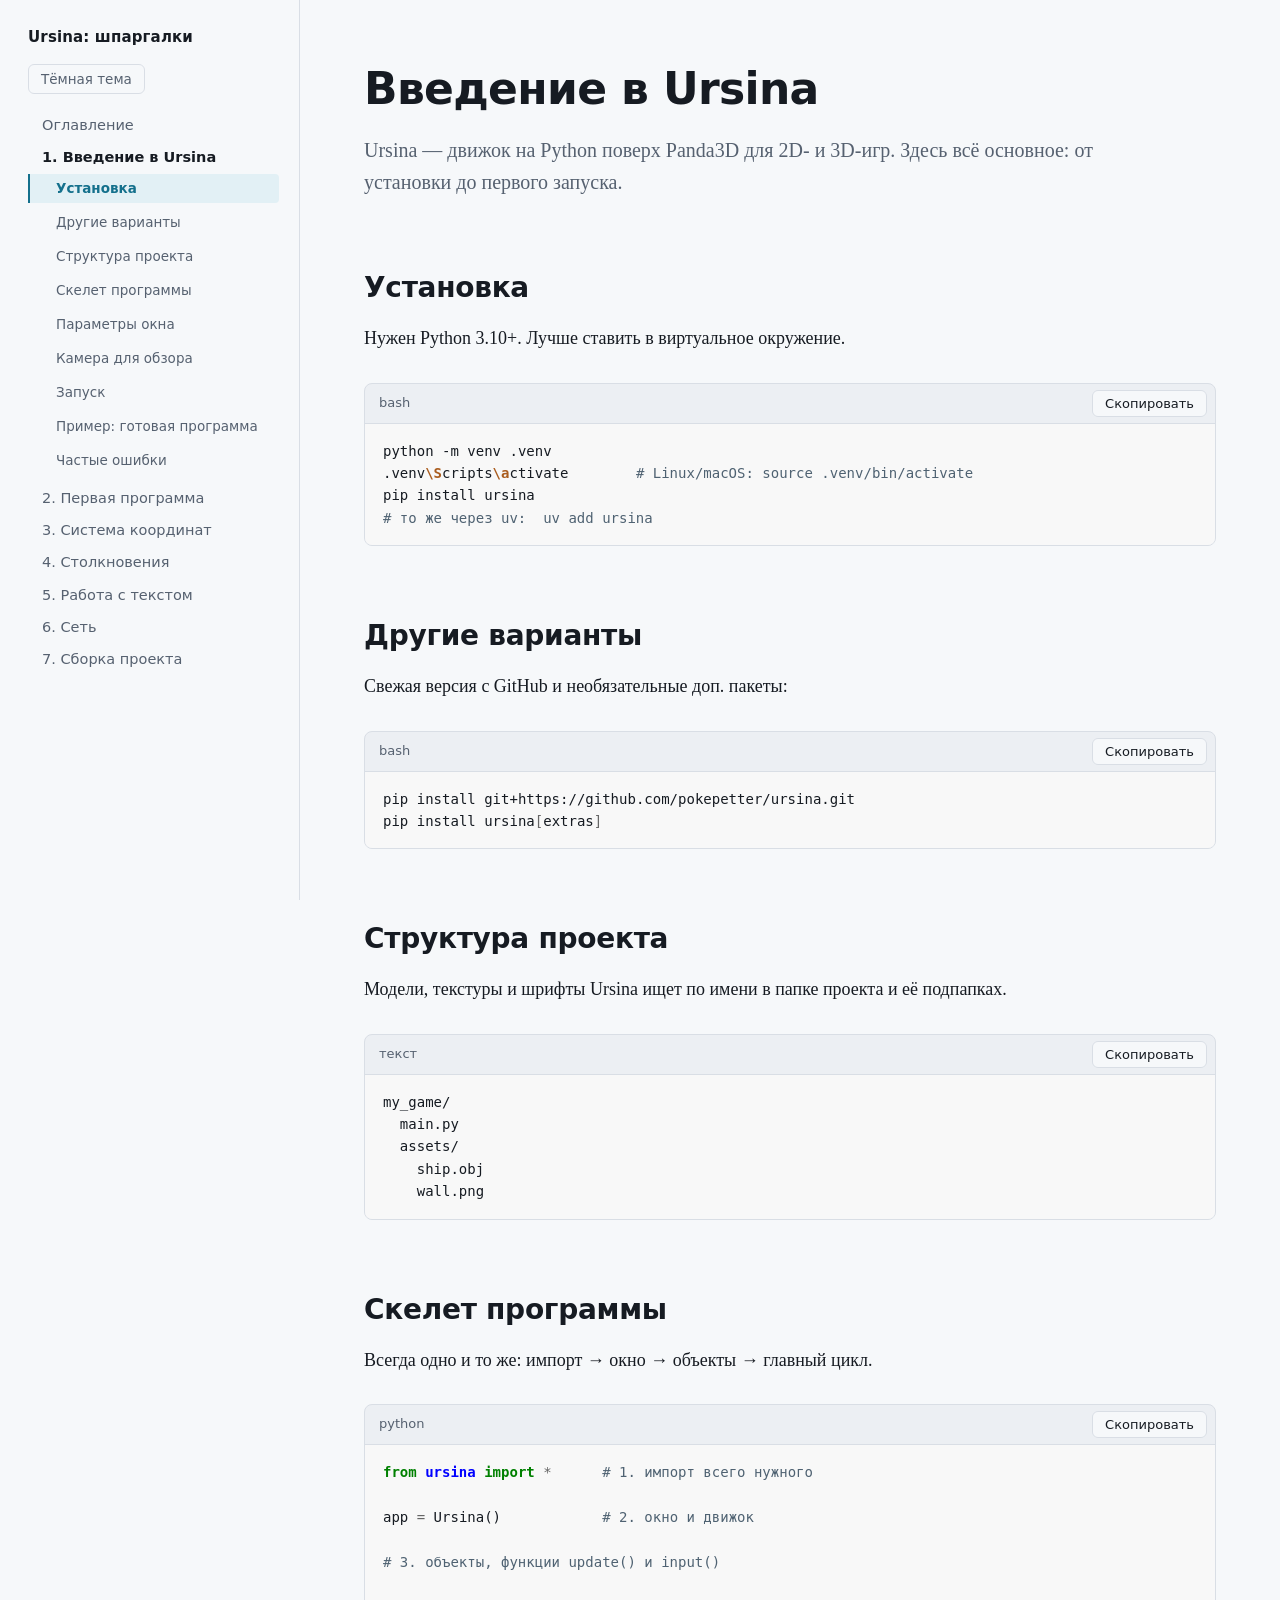
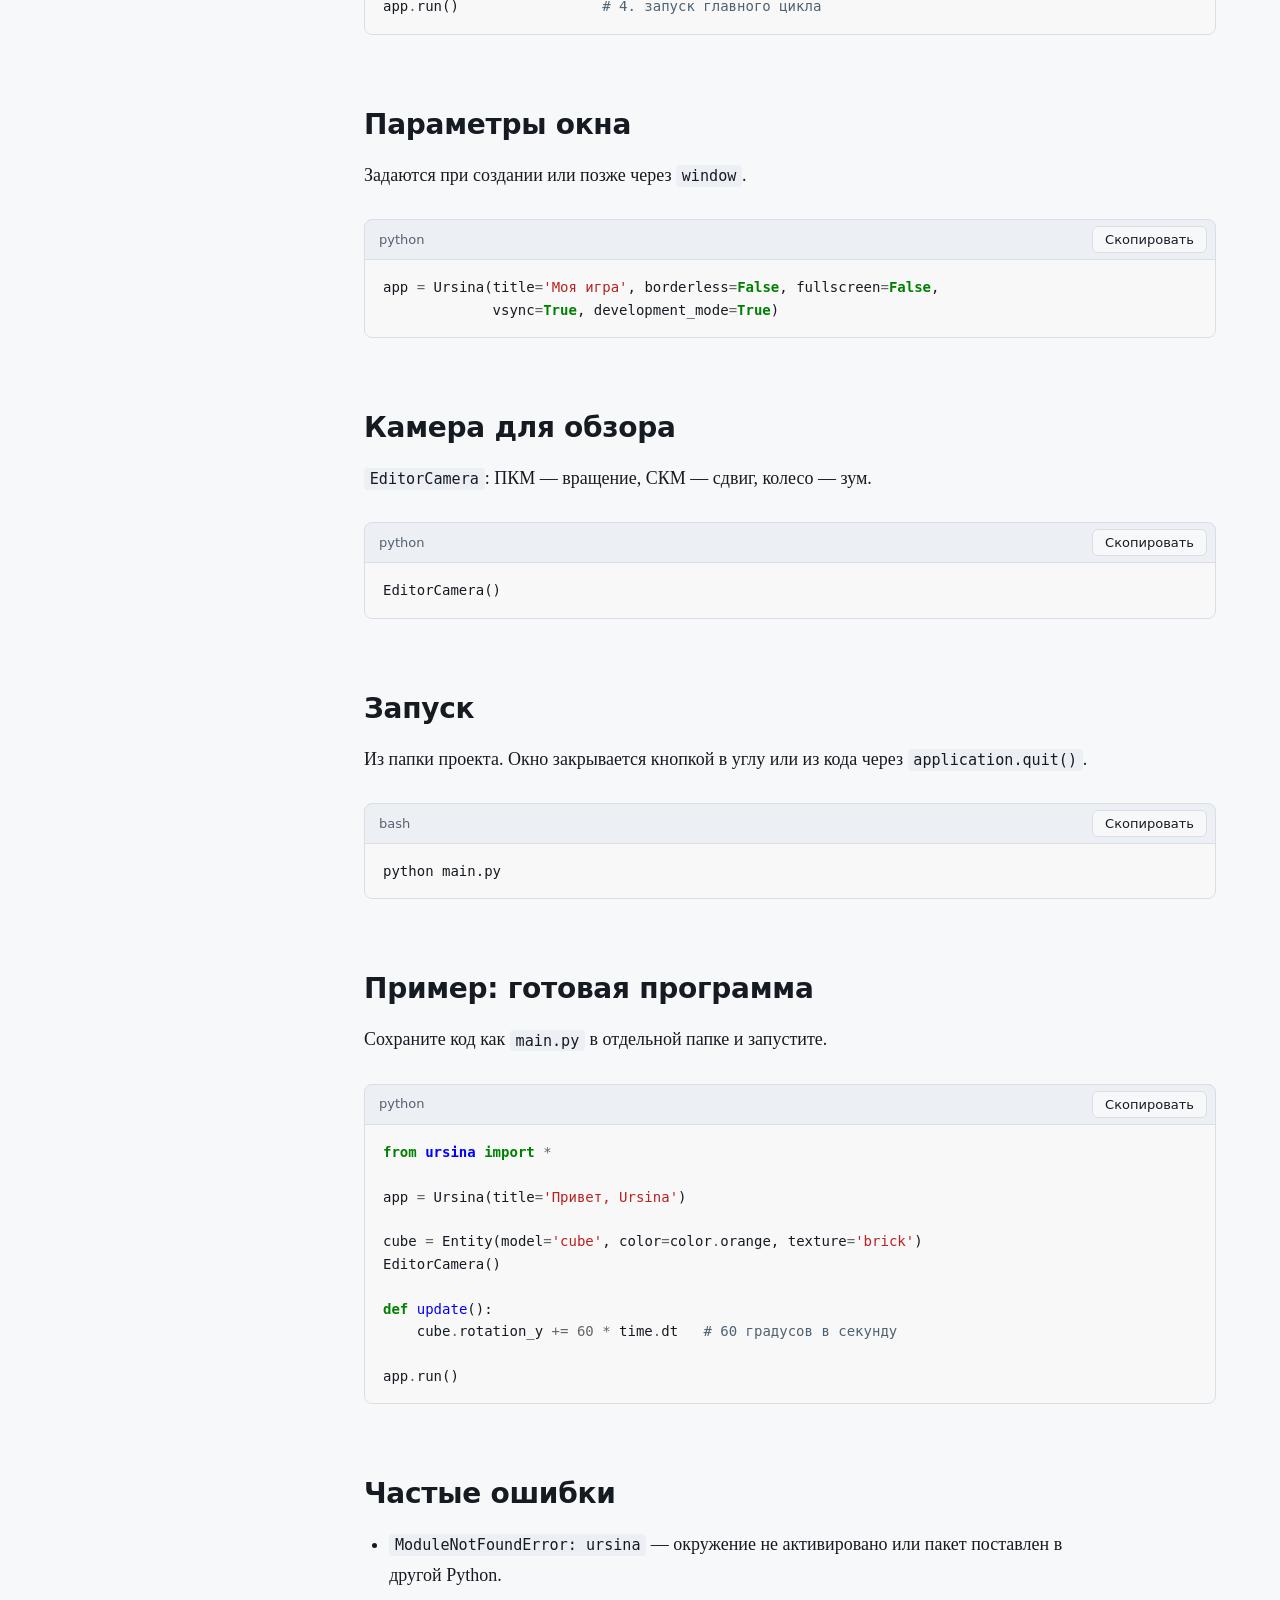
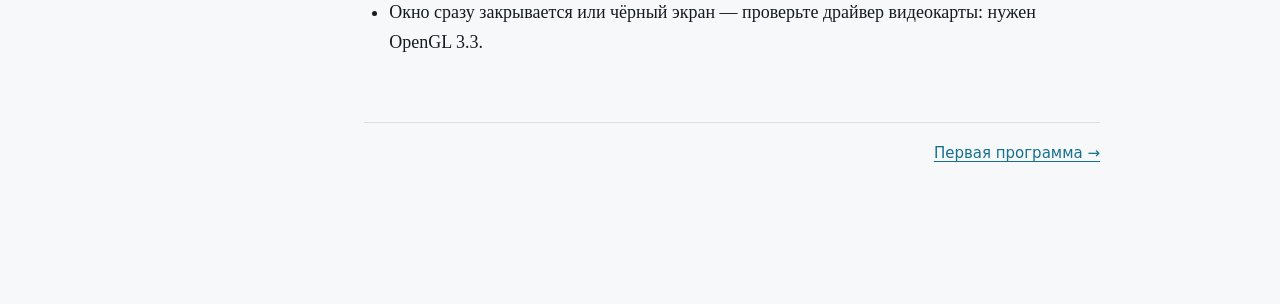
<file: 1-intro.html>
<!DOCTYPE html>
<html lang="ru">
<head>
<meta charset="utf-8">
<meta name="viewport" content="width=device-width, initial-scale=1, viewport-fit=cover">
<title>Введение в Ursina — шпаргалка Ursina</title>
<link rel="stylesheet" href="style.css">
<script>
/* Тема применяется до отрисовки, чтобы страница не мигала */
try { var t = localStorage.getItem('guide-theme'); if (t === 'dark' || t === 'light') document.documentElement.setAttribute('data-theme', t); } catch (e) {}
</script>
</head>
<body>
<div class="topbar"><button type="button" id="menu" aria-expanded="false" aria-controls="sidebar">Содержание</button><span>Введение в Ursina</span></div>
<div class="backdrop" id="backdrop"></div>
<div class="layout">
<aside class="sidebar" id="sidebar"><p class="brand">Ursina: шпаргалки</p><button type="button" class="theme-toggle" id="theme" hidden>Тёмная тема</button><nav class="toc" aria-label="Содержание"><ul><li><a href="index.html">Оглавление</a></li><li><a href="1-intro.html" aria-current="page">1. Введение в Ursina</a><ul><li><a href="#s1">Установка</a></li><li><a href="#s2">Другие варианты</a></li><li><a href="#s3">Структура проекта</a></li><li><a href="#s4">Скелет программы</a></li><li><a href="#s5">Параметры окна</a></li><li><a href="#s6">Камера для обзора</a></li><li><a href="#s7">Запуск</a></li><li><a href="#ex">Пример: готовая программа</a></li><li><a href="#err">Частые ошибки</a></li></ul></li><li><a href="2-first-program.html">2. Первая программа</a></li><li><a href="3-coordinates.html">3. Система координат</a></li><li><a href="4-collisions.html">4. Столкновения</a></li><li><a href="5-text.html">5. Работа с текстом</a></li><li><a href="6-network.html">6. Сеть</a></li><li><a href="7-build.html">7. Сборка проекта</a></li></ul></nav></aside>
<main class="main"><article class="prose">
<header class="hero"><h1>Введение в Ursina</h1><p class="lead">Ursina — движок на Python поверх Panda3D для 2D- и 3D-игр. Здесь всё основное: от установки до первого запуска.</p></header>
<h2 id="s1">Установка<a class="anchor" href="#s1" title="Ссылка на раздел">#</a></h2>
<p>Нужен Python 3.10+. Лучше ставить в виртуальное окружение.</p>
<figure class="code"><div class="code-bar"><span class="lang">bash</span><button class="copy" type="button" hidden>Скопировать</button></div><pre tabindex="0"><code>python<span class="w"> </span>-m<span class="w"> </span>venv<span class="w"> </span>.venv
.venv<span class="se">\S</span>cripts<span class="se">\a</span>ctivate<span class="w">        </span><span class="c1"># Linux/macOS: source .venv/bin/activate</span>
pip<span class="w"> </span>install<span class="w"> </span>ursina
<span class="c1"># то же через uv:  uv add ursina</span></code></pre></figure>
<h2 id="s2">Другие варианты<a class="anchor" href="#s2" title="Ссылка на раздел">#</a></h2>
<p>Свежая версия с GitHub и необязательные доп. пакеты:</p>
<figure class="code"><div class="code-bar"><span class="lang">bash</span><button class="copy" type="button" hidden>Скопировать</button></div><pre tabindex="0"><code>pip<span class="w"> </span>install<span class="w"> </span>git+https://github.com/pokepetter/ursina.git
pip<span class="w"> </span>install<span class="w"> </span>ursina<span class="o">[</span>extras<span class="o">]</span></code></pre></figure>
<h2 id="s3">Структура проекта<a class="anchor" href="#s3" title="Ссылка на раздел">#</a></h2>
<p>Модели, текстуры и шрифты Ursina ищет по имени в папке проекта и её подпапках.</p>
<figure class="code"><div class="code-bar"><span class="lang">текст</span><button class="copy" type="button" hidden>Скопировать</button></div><pre tabindex="0"><code>my_game/
  main.py
  assets/
    ship.obj
    wall.png</code></pre></figure>
<h2 id="s4">Скелет программы<a class="anchor" href="#s4" title="Ссылка на раздел">#</a></h2>
<p>Всегда одно и то же: импорт → окно → объекты → главный цикл.</p>
<figure class="code"><div class="code-bar"><span class="lang">python</span><button class="copy" type="button" hidden>Скопировать</button></div><pre tabindex="0"><code><span class="kn">from</span><span class="w"> </span><span class="nn">ursina</span><span class="w"> </span><span class="kn">import</span> <span class="o">*</span>      <span class="c1"># 1. импорт всего нужного</span>

<span class="n">app</span> <span class="o">=</span> <span class="n">Ursina</span><span class="p">()</span>            <span class="c1"># 2. окно и движок</span>

<span class="c1"># 3. объекты, функции update() и input()</span>

<span class="n">app</span><span class="o">.</span><span class="n">run</span><span class="p">()</span>                 <span class="c1"># 4. запуск главного цикла</span></code></pre></figure>
<h2 id="s5">Параметры окна<a class="anchor" href="#s5" title="Ссылка на раздел">#</a></h2>
<p>Задаются при создании или позже через <code>window</code>.</p>
<figure class="code"><div class="code-bar"><span class="lang">python</span><button class="copy" type="button" hidden>Скопировать</button></div><pre tabindex="0"><code><span class="n">app</span> <span class="o">=</span> <span class="n">Ursina</span><span class="p">(</span><span class="n">title</span><span class="o">=</span><span class="s1">&#39;Моя игра&#39;</span><span class="p">,</span> <span class="n">borderless</span><span class="o">=</span><span class="kc">False</span><span class="p">,</span> <span class="n">fullscreen</span><span class="o">=</span><span class="kc">False</span><span class="p">,</span>
             <span class="n">vsync</span><span class="o">=</span><span class="kc">True</span><span class="p">,</span> <span class="n">development_mode</span><span class="o">=</span><span class="kc">True</span><span class="p">)</span></code></pre></figure>
<h2 id="s6">Камера для обзора<a class="anchor" href="#s6" title="Ссылка на раздел">#</a></h2>
<p><code>EditorCamera</code>: ПКМ — вращение, СКМ — сдвиг, колесо — зум.</p>
<figure class="code"><div class="code-bar"><span class="lang">python</span><button class="copy" type="button" hidden>Скопировать</button></div><pre tabindex="0"><code><span class="n">EditorCamera</span><span class="p">()</span></code></pre></figure>
<h2 id="s7">Запуск<a class="anchor" href="#s7" title="Ссылка на раздел">#</a></h2>
<p>Из папки проекта. Окно закрывается кнопкой в углу или из кода через <code>application.quit()</code>.</p>
<figure class="code"><div class="code-bar"><span class="lang">bash</span><button class="copy" type="button" hidden>Скопировать</button></div><pre tabindex="0"><code>python<span class="w"> </span>main.py</code></pre></figure>
<h2 id="ex">Пример: готовая программа<a class="anchor" href="#ex" title="Ссылка на раздел">#</a></h2>
<p>Сохраните код как <code>main.py</code> в отдельной папке и запустите.</p>
<figure class="code"><div class="code-bar"><span class="lang">python</span><button class="copy" type="button" hidden>Скопировать</button></div><pre tabindex="0"><code><span class="kn">from</span><span class="w"> </span><span class="nn">ursina</span><span class="w"> </span><span class="kn">import</span> <span class="o">*</span>

<span class="n">app</span> <span class="o">=</span> <span class="n">Ursina</span><span class="p">(</span><span class="n">title</span><span class="o">=</span><span class="s1">&#39;Привет, Ursina&#39;</span><span class="p">)</span>

<span class="n">cube</span> <span class="o">=</span> <span class="n">Entity</span><span class="p">(</span><span class="n">model</span><span class="o">=</span><span class="s1">&#39;cube&#39;</span><span class="p">,</span> <span class="n">color</span><span class="o">=</span><span class="n">color</span><span class="o">.</span><span class="n">orange</span><span class="p">,</span> <span class="n">texture</span><span class="o">=</span><span class="s1">&#39;brick&#39;</span><span class="p">)</span>
<span class="n">EditorCamera</span><span class="p">()</span>

<span class="k">def</span><span class="w"> </span><span class="nf">update</span><span class="p">():</span>
    <span class="n">cube</span><span class="o">.</span><span class="n">rotation_y</span> <span class="o">+=</span> <span class="mi">60</span> <span class="o">*</span> <span class="n">time</span><span class="o">.</span><span class="n">dt</span>   <span class="c1"># 60 градусов в секунду</span>

<span class="n">app</span><span class="o">.</span><span class="n">run</span><span class="p">()</span></code></pre></figure>
<h2 id="err">Частые ошибки<a class="anchor" href="#err" title="Ссылка на раздел">#</a></h2>
<ul><li><code>ModuleNotFoundError: ursina</code> — окружение не активировано или пакет поставлен в другой Python.</li><li>Окно сразу закрывается или чёрный экран — проверьте драйвер видеокарты: нужен OpenGL 3.3.</li></ul>
<div class="pn"><span></span><a href="2-first-program.html">Первая программа →</a></div>
</article></main>
</div>
<script>
(function () {
  var root = document.documentElement;
  var body = document.body;

  /* ---------- Тема ---------- */
  var themeBtn = document.getElementById('theme');
  function effectiveTheme() {
    var t = root.getAttribute('data-theme');
    if (t) return t;
    return window.matchMedia && window.matchMedia('(prefers-color-scheme: dark)').matches ? 'dark' : 'light';
  }
  function updateThemeLabel() { themeBtn.textContent = effectiveTheme() === 'dark' ? 'Светлая тема' : 'Тёмная тема'; }
  themeBtn.hidden = false;
  updateThemeLabel();
  themeBtn.addEventListener('click', function () {
    var next = effectiveTheme() === 'dark' ? 'light' : 'dark';
    root.setAttribute('data-theme', next);
    try { localStorage.setItem('guide-theme', next); } catch (e) {}
    updateThemeLabel();
  });

  /* ---------- Копирование кода ---------- */
  function copyText(text) {
    if (navigator.clipboard && window.isSecureContext) return navigator.clipboard.writeText(text);
    return new Promise(function (resolve, reject) {
      var ta = document.createElement('textarea');
      ta.value = text; ta.setAttribute('readonly', '');
      ta.style.position = 'fixed'; ta.style.opacity = '0';
      document.body.appendChild(ta); ta.select();
      var ok = false;
      try { ok = document.execCommand('copy'); } catch (e) {}
      document.body.removeChild(ta);
      ok ? resolve() : reject(new Error('copy failed'));
    });
  }
  Array.prototype.forEach.call(document.querySelectorAll('.code'), function (fig) {
    var btn = fig.querySelector('.copy');
    var code = fig.querySelector('pre code');
    var timer;
    btn.hidden = false;
    btn.addEventListener('click', function () {
      copyText(code.textContent).then(function () {
        btn.textContent = 'Скопировано'; btn.dataset.state = 'done';
      }, function () {
        btn.textContent = 'Не удалось'; btn.dataset.state = 'fail';
      }).then(function () {
        clearTimeout(timer);
        timer = setTimeout(function () { btn.textContent = 'Скопировать'; delete btn.dataset.state; }, 1800);
      });
    });
  });

  /* ---------- Оглавление: подсветка текущего раздела ---------- */
  var nav = document.getElementById('sidebar');
  var links = Array.prototype.slice.call(document.querySelectorAll('.toc a'));
  var items = links.map(function (a) {
    return { a: a, h: document.getElementById(decodeURIComponent(a.getAttribute('href').slice(1))) };
  }).filter(function (x) { return x.h; });
  var current = null, ticking = false;

  function update() {
    ticking = false;
    var line = window.innerWidth <= 960 ? 96 : 80;
    var found = items.length ? items[0] : null;
    for (var i = 0; i < items.length; i++) {
      if (items[i].h.getBoundingClientRect().top <= line) found = items[i]; else break;
    }
    if (window.innerHeight + window.scrollY >= document.documentElement.scrollHeight - 4 && items.length) {
      found = items[items.length - 1];
    }
    if (!found || found === current) return;
    if (current) current.a.removeAttribute('aria-current');
    current = found;
    current.a.setAttribute('aria-current', 'location');
    var r = current.a.getBoundingClientRect(), b = nav.getBoundingClientRect();
    if (r.top < b.top + 60) nav.scrollTop -= (b.top + 60 - r.top);
    else if (r.bottom > b.bottom - 60) nav.scrollTop += (r.bottom - (b.bottom - 60));
  }
  window.addEventListener('scroll', function () {
    if (!ticking) { ticking = true; requestAnimationFrame(update); }
  }, { passive: true });
  window.addEventListener('resize', update);
  update();

  /* ---------- Мобильное меню ---------- */
  var menu = document.getElementById('menu');
  function setNav(open) {
    body.classList.toggle('nav-open', open);
    menu.setAttribute('aria-expanded', open ? 'true' : 'false');
  }
  menu.addEventListener('click', function () { setNav(!body.classList.contains('nav-open')); });
  document.getElementById('backdrop').addEventListener('click', function () { setNav(false); });
  document.addEventListener('keydown', function (e) { if (e.key === 'Escape') setNav(false); });
  links.forEach(function (a) { a.addEventListener('click', function () { setNav(false); }); });
})();
</script>
</body>
</html>
</file>
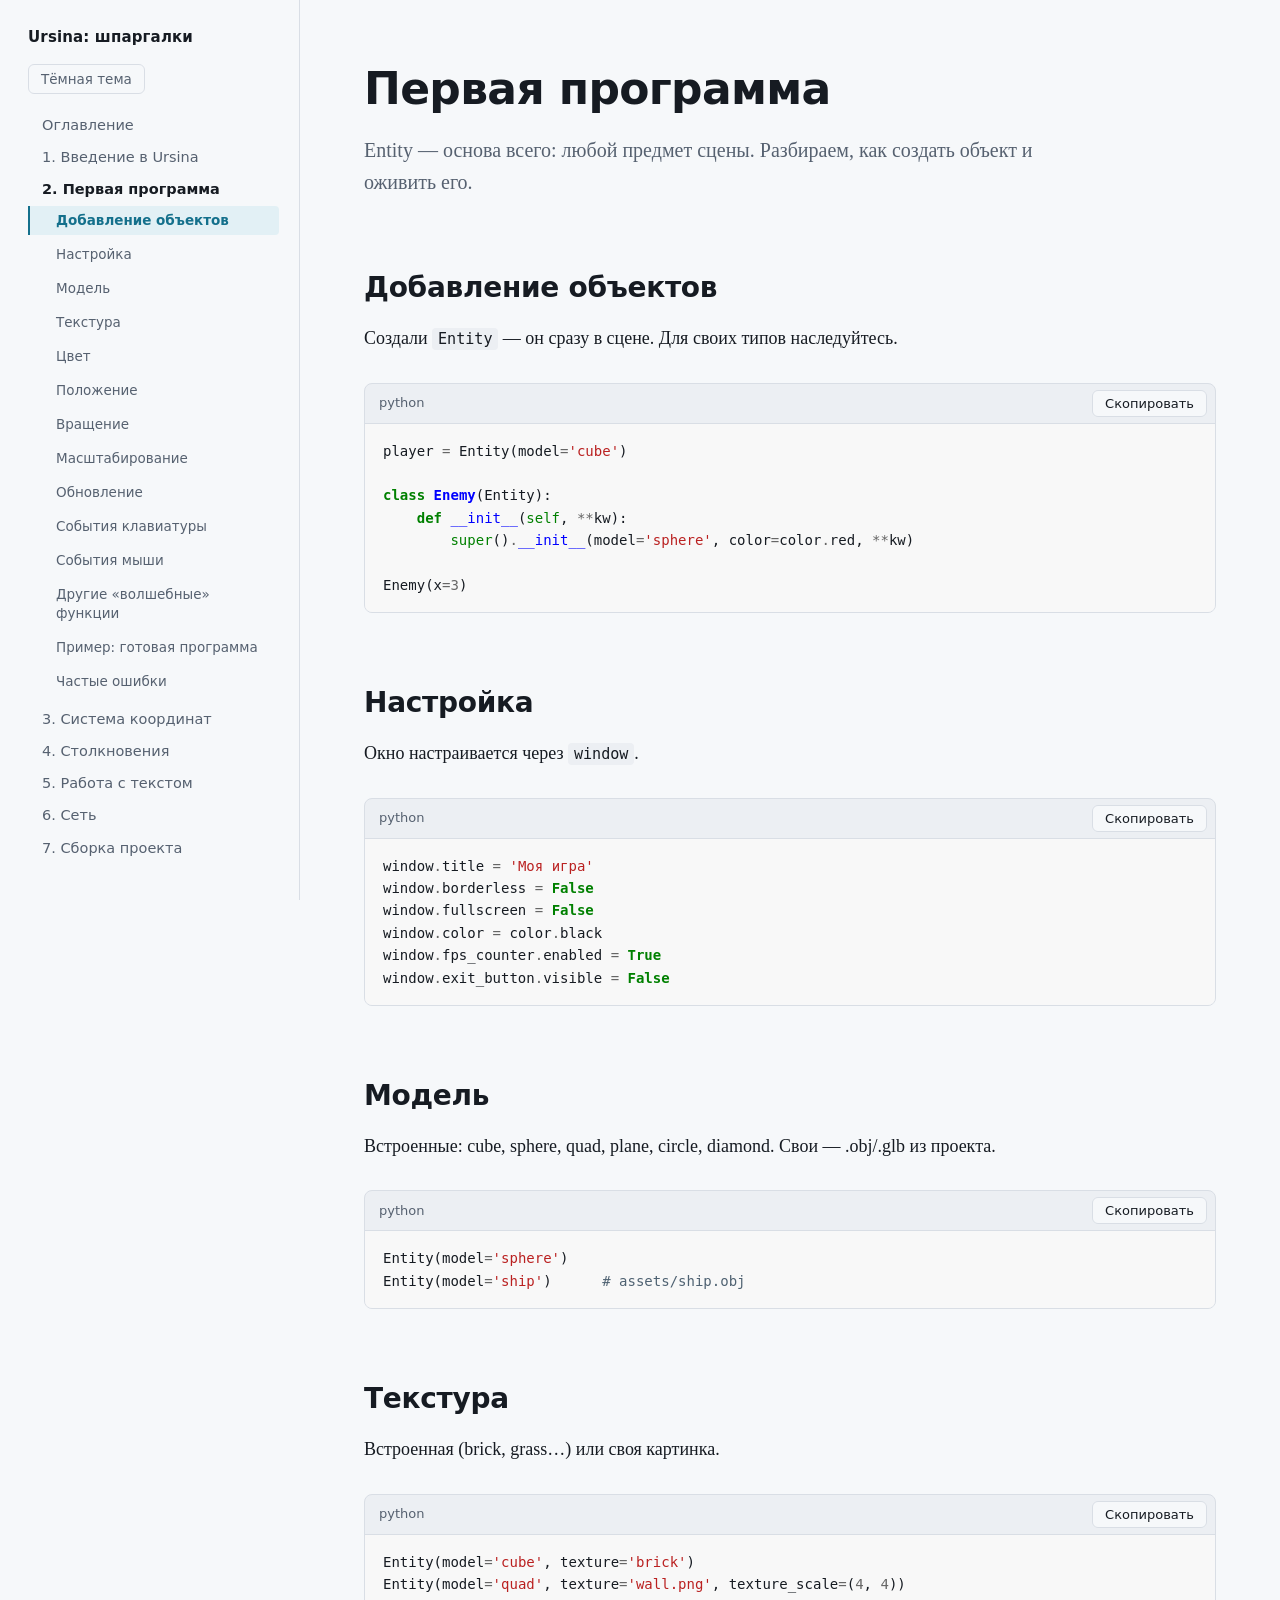
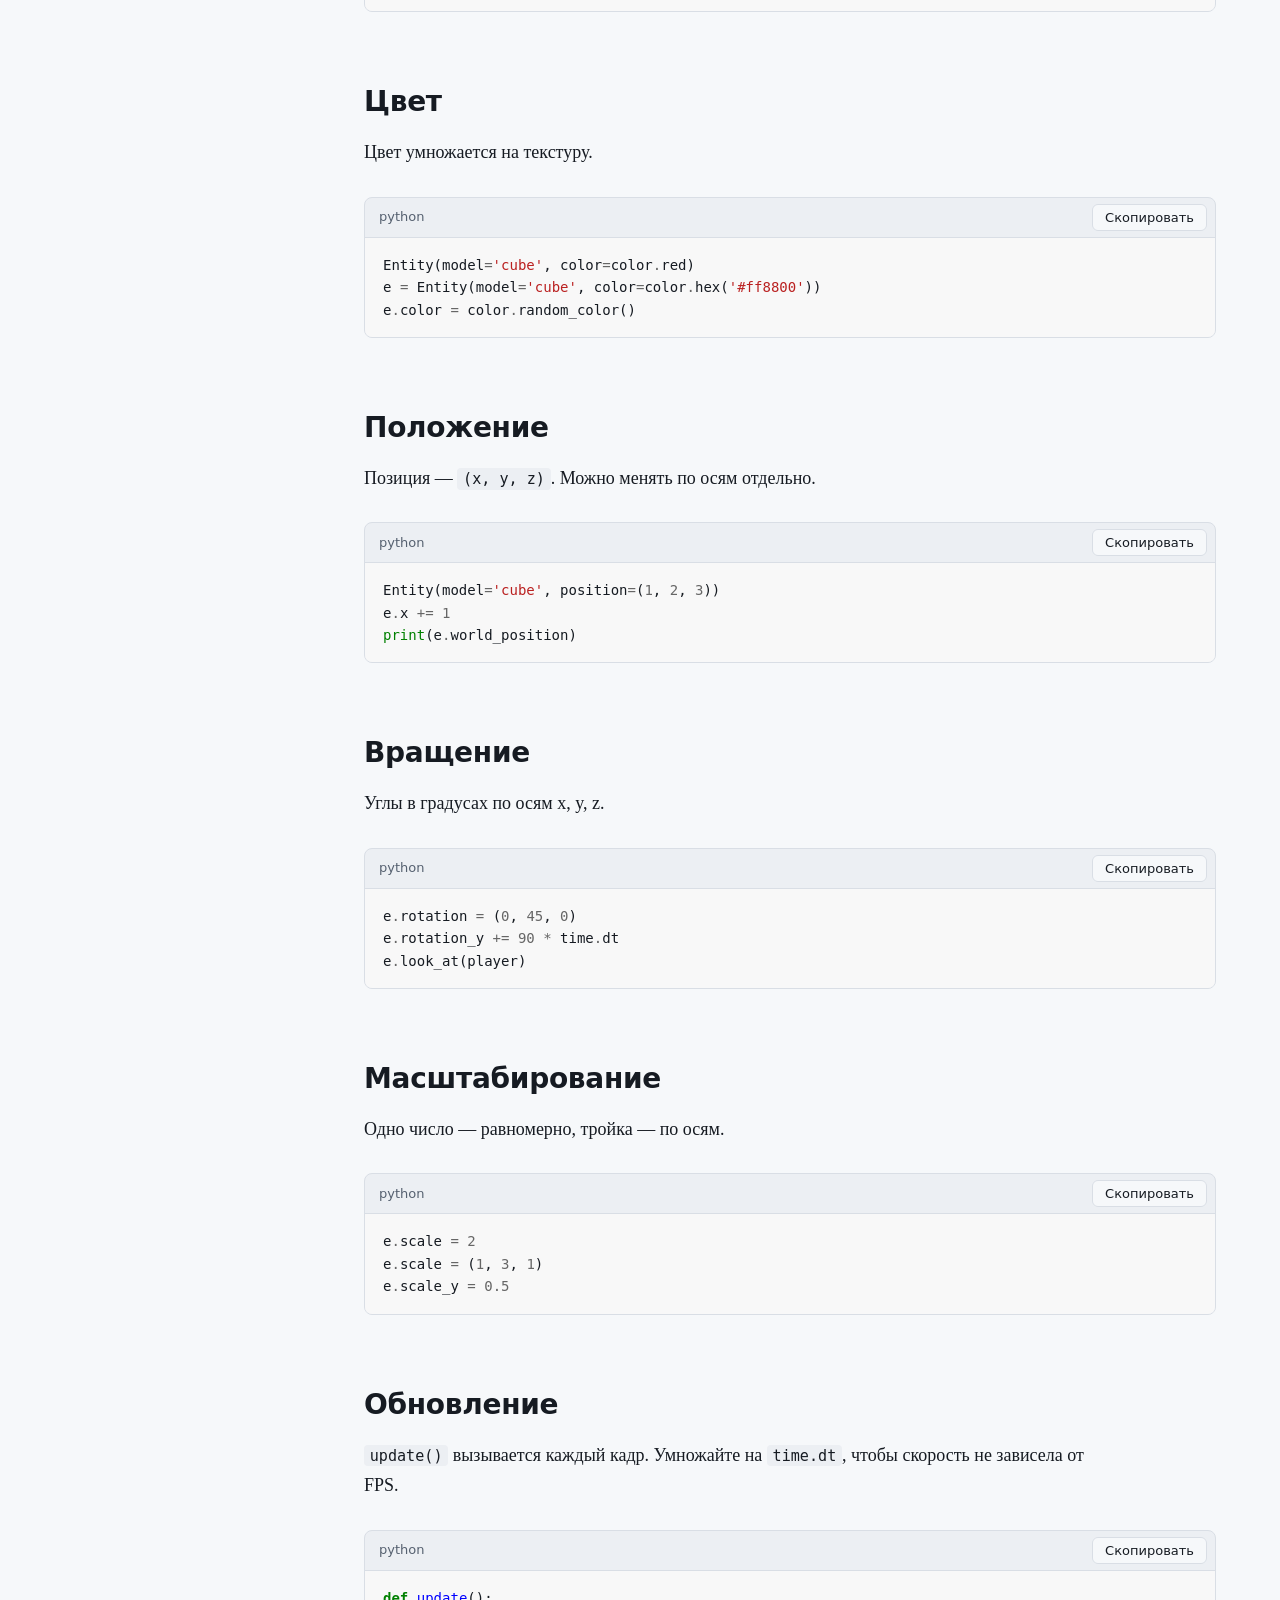
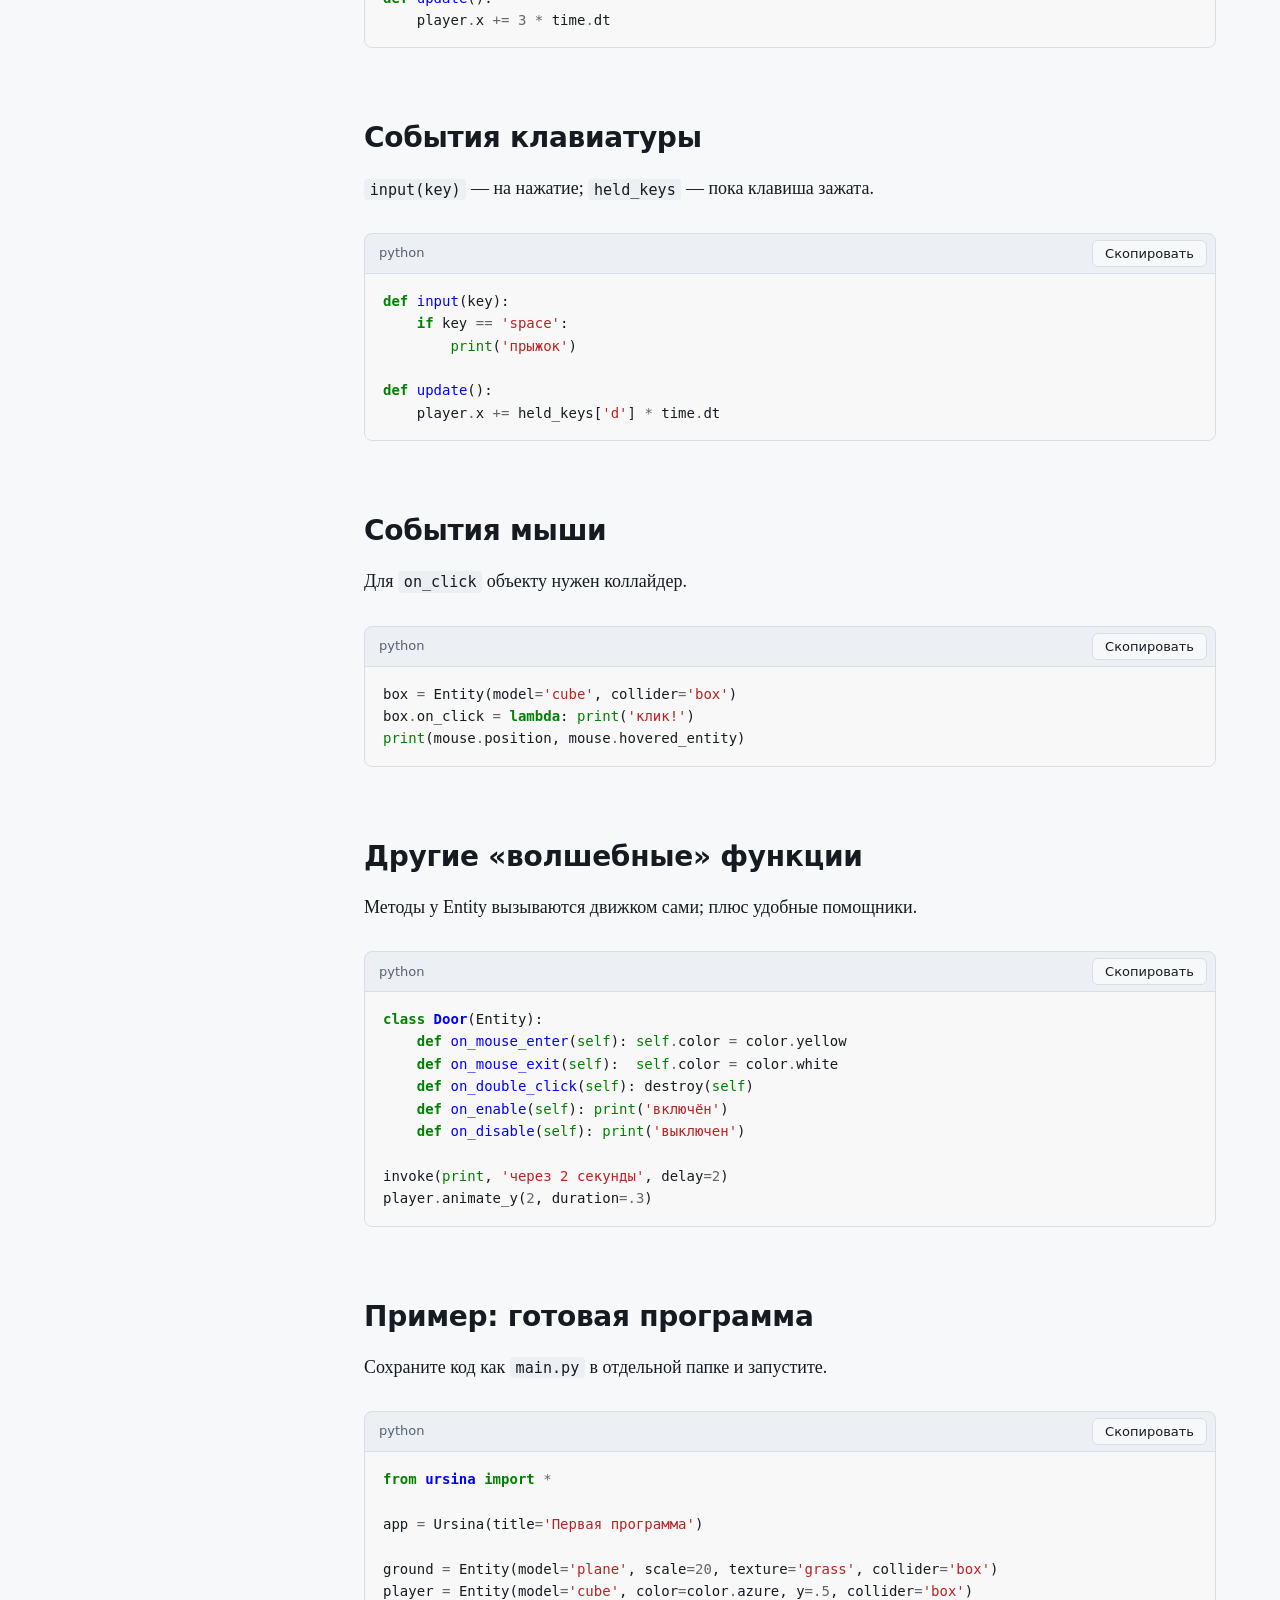
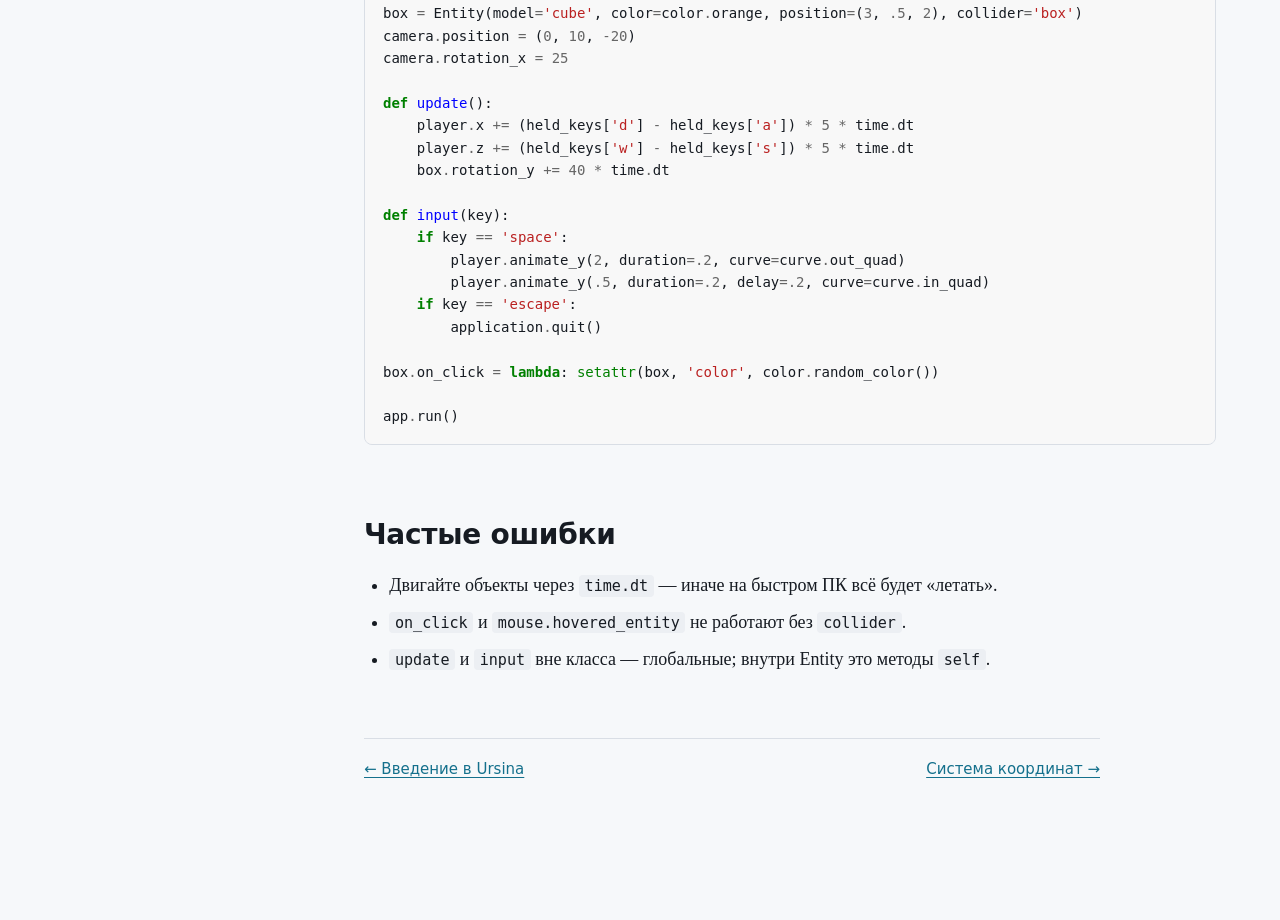
<file: 2-first-program.html>
<!DOCTYPE html>
<html lang="ru">
<head>
<meta charset="utf-8">
<meta name="viewport" content="width=device-width, initial-scale=1, viewport-fit=cover">
<title>Первая программа — шпаргалка Ursina</title>
<link rel="stylesheet" href="style.css">
<script>
/* Тема применяется до отрисовки, чтобы страница не мигала */
try { var t = localStorage.getItem('guide-theme'); if (t === 'dark' || t === 'light') document.documentElement.setAttribute('data-theme', t); } catch (e) {}
</script>
</head>
<body>
<div class="topbar"><button type="button" id="menu" aria-expanded="false" aria-controls="sidebar">Содержание</button><span>Первая программа</span></div>
<div class="backdrop" id="backdrop"></div>
<div class="layout">
<aside class="sidebar" id="sidebar"><p class="brand">Ursina: шпаргалки</p><button type="button" class="theme-toggle" id="theme" hidden>Тёмная тема</button><nav class="toc" aria-label="Содержание"><ul><li><a href="index.html">Оглавление</a></li><li><a href="1-intro.html">1. Введение в Ursina</a></li><li><a href="2-first-program.html" aria-current="page">2. Первая программа</a><ul><li><a href="#s1">Добавление объектов</a></li><li><a href="#s2">Настройка</a></li><li><a href="#s3">Модель</a></li><li><a href="#s4">Текстура</a></li><li><a href="#s5">Цвет</a></li><li><a href="#s6">Положение</a></li><li><a href="#s7">Вращение</a></li><li><a href="#s8">Масштабирование</a></li><li><a href="#s9">Обновление</a></li><li><a href="#s10">События клавиатуры</a></li><li><a href="#s11">События мыши</a></li><li><a href="#s12">Другие «волшебные» функции</a></li><li><a href="#ex">Пример: готовая программа</a></li><li><a href="#err">Частые ошибки</a></li></ul></li><li><a href="3-coordinates.html">3. Система координат</a></li><li><a href="4-collisions.html">4. Столкновения</a></li><li><a href="5-text.html">5. Работа с текстом</a></li><li><a href="6-network.html">6. Сеть</a></li><li><a href="7-build.html">7. Сборка проекта</a></li></ul></nav></aside>
<main class="main"><article class="prose">
<header class="hero"><h1>Первая программа</h1><p class="lead">Entity — основа всего: любой предмет сцены. Разбираем, как создать объект и оживить его.</p></header>
<h2 id="s1">Добавление объектов<a class="anchor" href="#s1" title="Ссылка на раздел">#</a></h2>
<p>Создали <code>Entity</code> — он сразу в сцене. Для своих типов наследуйтесь.</p>
<figure class="code"><div class="code-bar"><span class="lang">python</span><button class="copy" type="button" hidden>Скопировать</button></div><pre tabindex="0"><code><span class="n">player</span> <span class="o">=</span> <span class="n">Entity</span><span class="p">(</span><span class="n">model</span><span class="o">=</span><span class="s1">&#39;cube&#39;</span><span class="p">)</span>

<span class="k">class</span><span class="w"> </span><span class="nc">Enemy</span><span class="p">(</span><span class="n">Entity</span><span class="p">):</span>
    <span class="k">def</span><span class="w"> </span><span class="fm">__init__</span><span class="p">(</span><span class="bp">self</span><span class="p">,</span> <span class="o">**</span><span class="n">kw</span><span class="p">):</span>
        <span class="nb">super</span><span class="p">()</span><span class="o">.</span><span class="fm">__init__</span><span class="p">(</span><span class="n">model</span><span class="o">=</span><span class="s1">&#39;sphere&#39;</span><span class="p">,</span> <span class="n">color</span><span class="o">=</span><span class="n">color</span><span class="o">.</span><span class="n">red</span><span class="p">,</span> <span class="o">**</span><span class="n">kw</span><span class="p">)</span>

<span class="n">Enemy</span><span class="p">(</span><span class="n">x</span><span class="o">=</span><span class="mi">3</span><span class="p">)</span></code></pre></figure>
<h2 id="s2">Настройка<a class="anchor" href="#s2" title="Ссылка на раздел">#</a></h2>
<p>Окно настраивается через <code>window</code>.</p>
<figure class="code"><div class="code-bar"><span class="lang">python</span><button class="copy" type="button" hidden>Скопировать</button></div><pre tabindex="0"><code><span class="n">window</span><span class="o">.</span><span class="n">title</span> <span class="o">=</span> <span class="s1">&#39;Моя игра&#39;</span>
<span class="n">window</span><span class="o">.</span><span class="n">borderless</span> <span class="o">=</span> <span class="kc">False</span>
<span class="n">window</span><span class="o">.</span><span class="n">fullscreen</span> <span class="o">=</span> <span class="kc">False</span>
<span class="n">window</span><span class="o">.</span><span class="n">color</span> <span class="o">=</span> <span class="n">color</span><span class="o">.</span><span class="n">black</span>
<span class="n">window</span><span class="o">.</span><span class="n">fps_counter</span><span class="o">.</span><span class="n">enabled</span> <span class="o">=</span> <span class="kc">True</span>
<span class="n">window</span><span class="o">.</span><span class="n">exit_button</span><span class="o">.</span><span class="n">visible</span> <span class="o">=</span> <span class="kc">False</span></code></pre></figure>
<h2 id="s3">Модель<a class="anchor" href="#s3" title="Ссылка на раздел">#</a></h2>
<p>Встроенные: cube, sphere, quad, plane, circle, diamond. Свои — .obj/.glb из проекта.</p>
<figure class="code"><div class="code-bar"><span class="lang">python</span><button class="copy" type="button" hidden>Скопировать</button></div><pre tabindex="0"><code><span class="n">Entity</span><span class="p">(</span><span class="n">model</span><span class="o">=</span><span class="s1">&#39;sphere&#39;</span><span class="p">)</span>
<span class="n">Entity</span><span class="p">(</span><span class="n">model</span><span class="o">=</span><span class="s1">&#39;ship&#39;</span><span class="p">)</span>      <span class="c1"># assets/ship.obj</span></code></pre></figure>
<h2 id="s4">Текстура<a class="anchor" href="#s4" title="Ссылка на раздел">#</a></h2>
<p>Встроенная (brick, grass…) или своя картинка.</p>
<figure class="code"><div class="code-bar"><span class="lang">python</span><button class="copy" type="button" hidden>Скопировать</button></div><pre tabindex="0"><code><span class="n">Entity</span><span class="p">(</span><span class="n">model</span><span class="o">=</span><span class="s1">&#39;cube&#39;</span><span class="p">,</span> <span class="n">texture</span><span class="o">=</span><span class="s1">&#39;brick&#39;</span><span class="p">)</span>
<span class="n">Entity</span><span class="p">(</span><span class="n">model</span><span class="o">=</span><span class="s1">&#39;quad&#39;</span><span class="p">,</span> <span class="n">texture</span><span class="o">=</span><span class="s1">&#39;wall.png&#39;</span><span class="p">,</span> <span class="n">texture_scale</span><span class="o">=</span><span class="p">(</span><span class="mi">4</span><span class="p">,</span> <span class="mi">4</span><span class="p">))</span></code></pre></figure>
<h2 id="s5">Цвет<a class="anchor" href="#s5" title="Ссылка на раздел">#</a></h2>
<p>Цвет умножается на текстуру.</p>
<figure class="code"><div class="code-bar"><span class="lang">python</span><button class="copy" type="button" hidden>Скопировать</button></div><pre tabindex="0"><code><span class="n">Entity</span><span class="p">(</span><span class="n">model</span><span class="o">=</span><span class="s1">&#39;cube&#39;</span><span class="p">,</span> <span class="n">color</span><span class="o">=</span><span class="n">color</span><span class="o">.</span><span class="n">red</span><span class="p">)</span>
<span class="n">e</span> <span class="o">=</span> <span class="n">Entity</span><span class="p">(</span><span class="n">model</span><span class="o">=</span><span class="s1">&#39;cube&#39;</span><span class="p">,</span> <span class="n">color</span><span class="o">=</span><span class="n">color</span><span class="o">.</span><span class="n">hex</span><span class="p">(</span><span class="s1">&#39;#ff8800&#39;</span><span class="p">))</span>
<span class="n">e</span><span class="o">.</span><span class="n">color</span> <span class="o">=</span> <span class="n">color</span><span class="o">.</span><span class="n">random_color</span><span class="p">()</span></code></pre></figure>
<h2 id="s6">Положение<a class="anchor" href="#s6" title="Ссылка на раздел">#</a></h2>
<p>Позиция — <code>(x, y, z)</code>. Можно менять по осям отдельно.</p>
<figure class="code"><div class="code-bar"><span class="lang">python</span><button class="copy" type="button" hidden>Скопировать</button></div><pre tabindex="0"><code><span class="n">Entity</span><span class="p">(</span><span class="n">model</span><span class="o">=</span><span class="s1">&#39;cube&#39;</span><span class="p">,</span> <span class="n">position</span><span class="o">=</span><span class="p">(</span><span class="mi">1</span><span class="p">,</span> <span class="mi">2</span><span class="p">,</span> <span class="mi">3</span><span class="p">))</span>
<span class="n">e</span><span class="o">.</span><span class="n">x</span> <span class="o">+=</span> <span class="mi">1</span>
<span class="nb">print</span><span class="p">(</span><span class="n">e</span><span class="o">.</span><span class="n">world_position</span><span class="p">)</span></code></pre></figure>
<h2 id="s7">Вращение<a class="anchor" href="#s7" title="Ссылка на раздел">#</a></h2>
<p>Углы в градусах по осям x, y, z.</p>
<figure class="code"><div class="code-bar"><span class="lang">python</span><button class="copy" type="button" hidden>Скопировать</button></div><pre tabindex="0"><code><span class="n">e</span><span class="o">.</span><span class="n">rotation</span> <span class="o">=</span> <span class="p">(</span><span class="mi">0</span><span class="p">,</span> <span class="mi">45</span><span class="p">,</span> <span class="mi">0</span><span class="p">)</span>
<span class="n">e</span><span class="o">.</span><span class="n">rotation_y</span> <span class="o">+=</span> <span class="mi">90</span> <span class="o">*</span> <span class="n">time</span><span class="o">.</span><span class="n">dt</span>
<span class="n">e</span><span class="o">.</span><span class="n">look_at</span><span class="p">(</span><span class="n">player</span><span class="p">)</span></code></pre></figure>
<h2 id="s8">Масштабирование<a class="anchor" href="#s8" title="Ссылка на раздел">#</a></h2>
<p>Одно число — равномерно, тройка — по осям.</p>
<figure class="code"><div class="code-bar"><span class="lang">python</span><button class="copy" type="button" hidden>Скопировать</button></div><pre tabindex="0"><code><span class="n">e</span><span class="o">.</span><span class="n">scale</span> <span class="o">=</span> <span class="mi">2</span>
<span class="n">e</span><span class="o">.</span><span class="n">scale</span> <span class="o">=</span> <span class="p">(</span><span class="mi">1</span><span class="p">,</span> <span class="mi">3</span><span class="p">,</span> <span class="mi">1</span><span class="p">)</span>
<span class="n">e</span><span class="o">.</span><span class="n">scale_y</span> <span class="o">=</span> <span class="mf">0.5</span></code></pre></figure>
<h2 id="s9">Обновление<a class="anchor" href="#s9" title="Ссылка на раздел">#</a></h2>
<p><code>update()</code> вызывается каждый кадр. Умножайте на <code>time.dt</code>, чтобы скорость не зависела от FPS.</p>
<figure class="code"><div class="code-bar"><span class="lang">python</span><button class="copy" type="button" hidden>Скопировать</button></div><pre tabindex="0"><code><span class="k">def</span><span class="w"> </span><span class="nf">update</span><span class="p">():</span>
    <span class="n">player</span><span class="o">.</span><span class="n">x</span> <span class="o">+=</span> <span class="mi">3</span> <span class="o">*</span> <span class="n">time</span><span class="o">.</span><span class="n">dt</span></code></pre></figure>
<h2 id="s10">События клавиатуры<a class="anchor" href="#s10" title="Ссылка на раздел">#</a></h2>
<p><code>input(key)</code> — на нажатие; <code>held_keys</code> — пока клавиша зажата.</p>
<figure class="code"><div class="code-bar"><span class="lang">python</span><button class="copy" type="button" hidden>Скопировать</button></div><pre tabindex="0"><code><span class="k">def</span><span class="w"> </span><span class="nf">input</span><span class="p">(</span><span class="n">key</span><span class="p">):</span>
    <span class="k">if</span> <span class="n">key</span> <span class="o">==</span> <span class="s1">&#39;space&#39;</span><span class="p">:</span>
        <span class="nb">print</span><span class="p">(</span><span class="s1">&#39;прыжок&#39;</span><span class="p">)</span>

<span class="k">def</span><span class="w"> </span><span class="nf">update</span><span class="p">():</span>
    <span class="n">player</span><span class="o">.</span><span class="n">x</span> <span class="o">+=</span> <span class="n">held_keys</span><span class="p">[</span><span class="s1">&#39;d&#39;</span><span class="p">]</span> <span class="o">*</span> <span class="n">time</span><span class="o">.</span><span class="n">dt</span></code></pre></figure>
<h2 id="s11">События мыши<a class="anchor" href="#s11" title="Ссылка на раздел">#</a></h2>
<p>Для <code>on_click</code> объекту нужен коллайдер.</p>
<figure class="code"><div class="code-bar"><span class="lang">python</span><button class="copy" type="button" hidden>Скопировать</button></div><pre tabindex="0"><code><span class="n">box</span> <span class="o">=</span> <span class="n">Entity</span><span class="p">(</span><span class="n">model</span><span class="o">=</span><span class="s1">&#39;cube&#39;</span><span class="p">,</span> <span class="n">collider</span><span class="o">=</span><span class="s1">&#39;box&#39;</span><span class="p">)</span>
<span class="n">box</span><span class="o">.</span><span class="n">on_click</span> <span class="o">=</span> <span class="k">lambda</span><span class="p">:</span> <span class="nb">print</span><span class="p">(</span><span class="s1">&#39;клик!&#39;</span><span class="p">)</span>
<span class="nb">print</span><span class="p">(</span><span class="n">mouse</span><span class="o">.</span><span class="n">position</span><span class="p">,</span> <span class="n">mouse</span><span class="o">.</span><span class="n">hovered_entity</span><span class="p">)</span></code></pre></figure>
<h2 id="s12">Другие «волшебные» функции<a class="anchor" href="#s12" title="Ссылка на раздел">#</a></h2>
<p>Методы у Entity вызываются движком сами; плюс удобные помощники.</p>
<figure class="code"><div class="code-bar"><span class="lang">python</span><button class="copy" type="button" hidden>Скопировать</button></div><pre tabindex="0"><code><span class="k">class</span><span class="w"> </span><span class="nc">Door</span><span class="p">(</span><span class="n">Entity</span><span class="p">):</span>
    <span class="k">def</span><span class="w"> </span><span class="nf">on_mouse_enter</span><span class="p">(</span><span class="bp">self</span><span class="p">):</span> <span class="bp">self</span><span class="o">.</span><span class="n">color</span> <span class="o">=</span> <span class="n">color</span><span class="o">.</span><span class="n">yellow</span>
    <span class="k">def</span><span class="w"> </span><span class="nf">on_mouse_exit</span><span class="p">(</span><span class="bp">self</span><span class="p">):</span>  <span class="bp">self</span><span class="o">.</span><span class="n">color</span> <span class="o">=</span> <span class="n">color</span><span class="o">.</span><span class="n">white</span>
    <span class="k">def</span><span class="w"> </span><span class="nf">on_double_click</span><span class="p">(</span><span class="bp">self</span><span class="p">):</span> <span class="n">destroy</span><span class="p">(</span><span class="bp">self</span><span class="p">)</span>
    <span class="k">def</span><span class="w"> </span><span class="nf">on_enable</span><span class="p">(</span><span class="bp">self</span><span class="p">):</span> <span class="nb">print</span><span class="p">(</span><span class="s1">&#39;включён&#39;</span><span class="p">)</span>
    <span class="k">def</span><span class="w"> </span><span class="nf">on_disable</span><span class="p">(</span><span class="bp">self</span><span class="p">):</span> <span class="nb">print</span><span class="p">(</span><span class="s1">&#39;выключен&#39;</span><span class="p">)</span>

<span class="n">invoke</span><span class="p">(</span><span class="nb">print</span><span class="p">,</span> <span class="s1">&#39;через 2 секунды&#39;</span><span class="p">,</span> <span class="n">delay</span><span class="o">=</span><span class="mi">2</span><span class="p">)</span>
<span class="n">player</span><span class="o">.</span><span class="n">animate_y</span><span class="p">(</span><span class="mi">2</span><span class="p">,</span> <span class="n">duration</span><span class="o">=</span><span class="mf">.3</span><span class="p">)</span></code></pre></figure>
<h2 id="ex">Пример: готовая программа<a class="anchor" href="#ex" title="Ссылка на раздел">#</a></h2>
<p>Сохраните код как <code>main.py</code> в отдельной папке и запустите.</p>
<figure class="code"><div class="code-bar"><span class="lang">python</span><button class="copy" type="button" hidden>Скопировать</button></div><pre tabindex="0"><code><span class="kn">from</span><span class="w"> </span><span class="nn">ursina</span><span class="w"> </span><span class="kn">import</span> <span class="o">*</span>

<span class="n">app</span> <span class="o">=</span> <span class="n">Ursina</span><span class="p">(</span><span class="n">title</span><span class="o">=</span><span class="s1">&#39;Первая программа&#39;</span><span class="p">)</span>

<span class="n">ground</span> <span class="o">=</span> <span class="n">Entity</span><span class="p">(</span><span class="n">model</span><span class="o">=</span><span class="s1">&#39;plane&#39;</span><span class="p">,</span> <span class="n">scale</span><span class="o">=</span><span class="mi">20</span><span class="p">,</span> <span class="n">texture</span><span class="o">=</span><span class="s1">&#39;grass&#39;</span><span class="p">,</span> <span class="n">collider</span><span class="o">=</span><span class="s1">&#39;box&#39;</span><span class="p">)</span>
<span class="n">player</span> <span class="o">=</span> <span class="n">Entity</span><span class="p">(</span><span class="n">model</span><span class="o">=</span><span class="s1">&#39;cube&#39;</span><span class="p">,</span> <span class="n">color</span><span class="o">=</span><span class="n">color</span><span class="o">.</span><span class="n">azure</span><span class="p">,</span> <span class="n">y</span><span class="o">=</span><span class="mf">.5</span><span class="p">,</span> <span class="n">collider</span><span class="o">=</span><span class="s1">&#39;box&#39;</span><span class="p">)</span>
<span class="n">box</span> <span class="o">=</span> <span class="n">Entity</span><span class="p">(</span><span class="n">model</span><span class="o">=</span><span class="s1">&#39;cube&#39;</span><span class="p">,</span> <span class="n">color</span><span class="o">=</span><span class="n">color</span><span class="o">.</span><span class="n">orange</span><span class="p">,</span> <span class="n">position</span><span class="o">=</span><span class="p">(</span><span class="mi">3</span><span class="p">,</span> <span class="mf">.5</span><span class="p">,</span> <span class="mi">2</span><span class="p">),</span> <span class="n">collider</span><span class="o">=</span><span class="s1">&#39;box&#39;</span><span class="p">)</span>
<span class="n">camera</span><span class="o">.</span><span class="n">position</span> <span class="o">=</span> <span class="p">(</span><span class="mi">0</span><span class="p">,</span> <span class="mi">10</span><span class="p">,</span> <span class="o">-</span><span class="mi">20</span><span class="p">)</span>
<span class="n">camera</span><span class="o">.</span><span class="n">rotation_x</span> <span class="o">=</span> <span class="mi">25</span>

<span class="k">def</span><span class="w"> </span><span class="nf">update</span><span class="p">():</span>
    <span class="n">player</span><span class="o">.</span><span class="n">x</span> <span class="o">+=</span> <span class="p">(</span><span class="n">held_keys</span><span class="p">[</span><span class="s1">&#39;d&#39;</span><span class="p">]</span> <span class="o">-</span> <span class="n">held_keys</span><span class="p">[</span><span class="s1">&#39;a&#39;</span><span class="p">])</span> <span class="o">*</span> <span class="mi">5</span> <span class="o">*</span> <span class="n">time</span><span class="o">.</span><span class="n">dt</span>
    <span class="n">player</span><span class="o">.</span><span class="n">z</span> <span class="o">+=</span> <span class="p">(</span><span class="n">held_keys</span><span class="p">[</span><span class="s1">&#39;w&#39;</span><span class="p">]</span> <span class="o">-</span> <span class="n">held_keys</span><span class="p">[</span><span class="s1">&#39;s&#39;</span><span class="p">])</span> <span class="o">*</span> <span class="mi">5</span> <span class="o">*</span> <span class="n">time</span><span class="o">.</span><span class="n">dt</span>
    <span class="n">box</span><span class="o">.</span><span class="n">rotation_y</span> <span class="o">+=</span> <span class="mi">40</span> <span class="o">*</span> <span class="n">time</span><span class="o">.</span><span class="n">dt</span>

<span class="k">def</span><span class="w"> </span><span class="nf">input</span><span class="p">(</span><span class="n">key</span><span class="p">):</span>
    <span class="k">if</span> <span class="n">key</span> <span class="o">==</span> <span class="s1">&#39;space&#39;</span><span class="p">:</span>
        <span class="n">player</span><span class="o">.</span><span class="n">animate_y</span><span class="p">(</span><span class="mi">2</span><span class="p">,</span> <span class="n">duration</span><span class="o">=</span><span class="mf">.2</span><span class="p">,</span> <span class="n">curve</span><span class="o">=</span><span class="n">curve</span><span class="o">.</span><span class="n">out_quad</span><span class="p">)</span>
        <span class="n">player</span><span class="o">.</span><span class="n">animate_y</span><span class="p">(</span><span class="mf">.5</span><span class="p">,</span> <span class="n">duration</span><span class="o">=</span><span class="mf">.2</span><span class="p">,</span> <span class="n">delay</span><span class="o">=</span><span class="mf">.2</span><span class="p">,</span> <span class="n">curve</span><span class="o">=</span><span class="n">curve</span><span class="o">.</span><span class="n">in_quad</span><span class="p">)</span>
    <span class="k">if</span> <span class="n">key</span> <span class="o">==</span> <span class="s1">&#39;escape&#39;</span><span class="p">:</span>
        <span class="n">application</span><span class="o">.</span><span class="n">quit</span><span class="p">()</span>

<span class="n">box</span><span class="o">.</span><span class="n">on_click</span> <span class="o">=</span> <span class="k">lambda</span><span class="p">:</span> <span class="nb">setattr</span><span class="p">(</span><span class="n">box</span><span class="p">,</span> <span class="s1">&#39;color&#39;</span><span class="p">,</span> <span class="n">color</span><span class="o">.</span><span class="n">random_color</span><span class="p">())</span>

<span class="n">app</span><span class="o">.</span><span class="n">run</span><span class="p">()</span></code></pre></figure>
<h2 id="err">Частые ошибки<a class="anchor" href="#err" title="Ссылка на раздел">#</a></h2>
<ul><li>Двигайте объекты через <code>time.dt</code> — иначе на быстром ПК всё будет «летать».</li><li><code>on_click</code> и <code>mouse.hovered_entity</code> не работают без <code>collider</code>.</li><li><code>update</code> и <code>input</code> вне класса — глобальные; внутри Entity это методы <code>self</code>.</li></ul>
<div class="pn"><a href="1-intro.html">← Введение в Ursina</a><a href="3-coordinates.html">Система координат →</a></div>
</article></main>
</div>
<script>
(function () {
  var root = document.documentElement;
  var body = document.body;

  /* ---------- Тема ---------- */
  var themeBtn = document.getElementById('theme');
  function effectiveTheme() {
    var t = root.getAttribute('data-theme');
    if (t) return t;
    return window.matchMedia && window.matchMedia('(prefers-color-scheme: dark)').matches ? 'dark' : 'light';
  }
  function updateThemeLabel() { themeBtn.textContent = effectiveTheme() === 'dark' ? 'Светлая тема' : 'Тёмная тема'; }
  themeBtn.hidden = false;
  updateThemeLabel();
  themeBtn.addEventListener('click', function () {
    var next = effectiveTheme() === 'dark' ? 'light' : 'dark';
    root.setAttribute('data-theme', next);
    try { localStorage.setItem('guide-theme', next); } catch (e) {}
    updateThemeLabel();
  });

  /* ---------- Копирование кода ---------- */
  function copyText(text) {
    if (navigator.clipboard && window.isSecureContext) return navigator.clipboard.writeText(text);
    return new Promise(function (resolve, reject) {
      var ta = document.createElement('textarea');
      ta.value = text; ta.setAttribute('readonly', '');
      ta.style.position = 'fixed'; ta.style.opacity = '0';
      document.body.appendChild(ta); ta.select();
      var ok = false;
      try { ok = document.execCommand('copy'); } catch (e) {}
      document.body.removeChild(ta);
      ok ? resolve() : reject(new Error('copy failed'));
    });
  }
  Array.prototype.forEach.call(document.querySelectorAll('.code'), function (fig) {
    var btn = fig.querySelector('.copy');
    var code = fig.querySelector('pre code');
    var timer;
    btn.hidden = false;
    btn.addEventListener('click', function () {
      copyText(code.textContent).then(function () {
        btn.textContent = 'Скопировано'; btn.dataset.state = 'done';
      }, function () {
        btn.textContent = 'Не удалось'; btn.dataset.state = 'fail';
      }).then(function () {
        clearTimeout(timer);
        timer = setTimeout(function () { btn.textContent = 'Скопировать'; delete btn.dataset.state; }, 1800);
      });
    });
  });

  /* ---------- Оглавление: подсветка текущего раздела ---------- */
  var nav = document.getElementById('sidebar');
  var links = Array.prototype.slice.call(document.querySelectorAll('.toc a'));
  var items = links.map(function (a) {
    return { a: a, h: document.getElementById(decodeURIComponent(a.getAttribute('href').slice(1))) };
  }).filter(function (x) { return x.h; });
  var current = null, ticking = false;

  function update() {
    ticking = false;
    var line = window.innerWidth <= 960 ? 96 : 80;
    var found = items.length ? items[0] : null;
    for (var i = 0; i < items.length; i++) {
      if (items[i].h.getBoundingClientRect().top <= line) found = items[i]; else break;
    }
    if (window.innerHeight + window.scrollY >= document.documentElement.scrollHeight - 4 && items.length) {
      found = items[items.length - 1];
    }
    if (!found || found === current) return;
    if (current) current.a.removeAttribute('aria-current');
    current = found;
    current.a.setAttribute('aria-current', 'location');
    var r = current.a.getBoundingClientRect(), b = nav.getBoundingClientRect();
    if (r.top < b.top + 60) nav.scrollTop -= (b.top + 60 - r.top);
    else if (r.bottom > b.bottom - 60) nav.scrollTop += (r.bottom - (b.bottom - 60));
  }
  window.addEventListener('scroll', function () {
    if (!ticking) { ticking = true; requestAnimationFrame(update); }
  }, { passive: true });
  window.addEventListener('resize', update);
  update();

  /* ---------- Мобильное меню ---------- */
  var menu = document.getElementById('menu');
  function setNav(open) {
    body.classList.toggle('nav-open', open);
    menu.setAttribute('aria-expanded', open ? 'true' : 'false');
  }
  menu.addEventListener('click', function () { setNav(!body.classList.contains('nav-open')); });
  document.getElementById('backdrop').addEventListener('click', function () { setNav(false); });
  document.addEventListener('keydown', function (e) { if (e.key === 'Escape') setNav(false); });
  links.forEach(function (a) { a.addEventListener('click', function () { setNav(false); }); });
})();
</script>
</body>
</html>
</file>
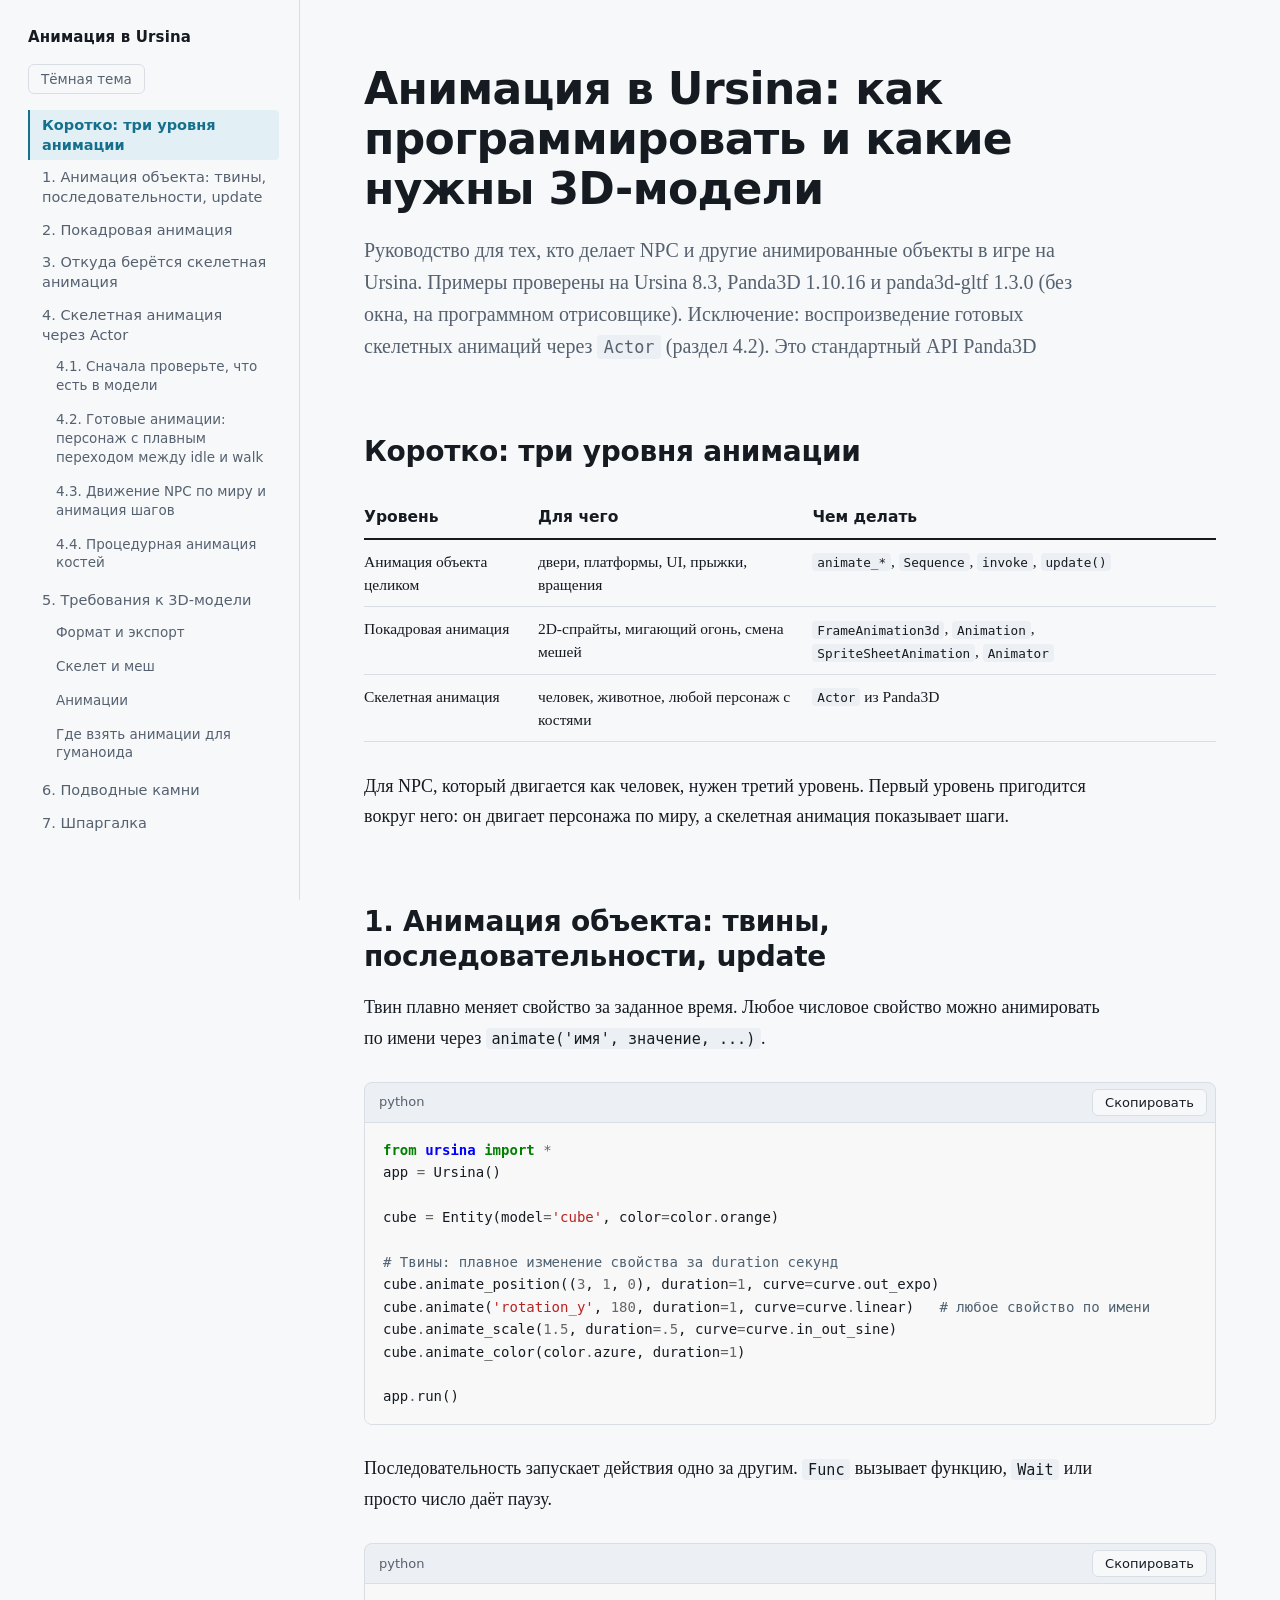
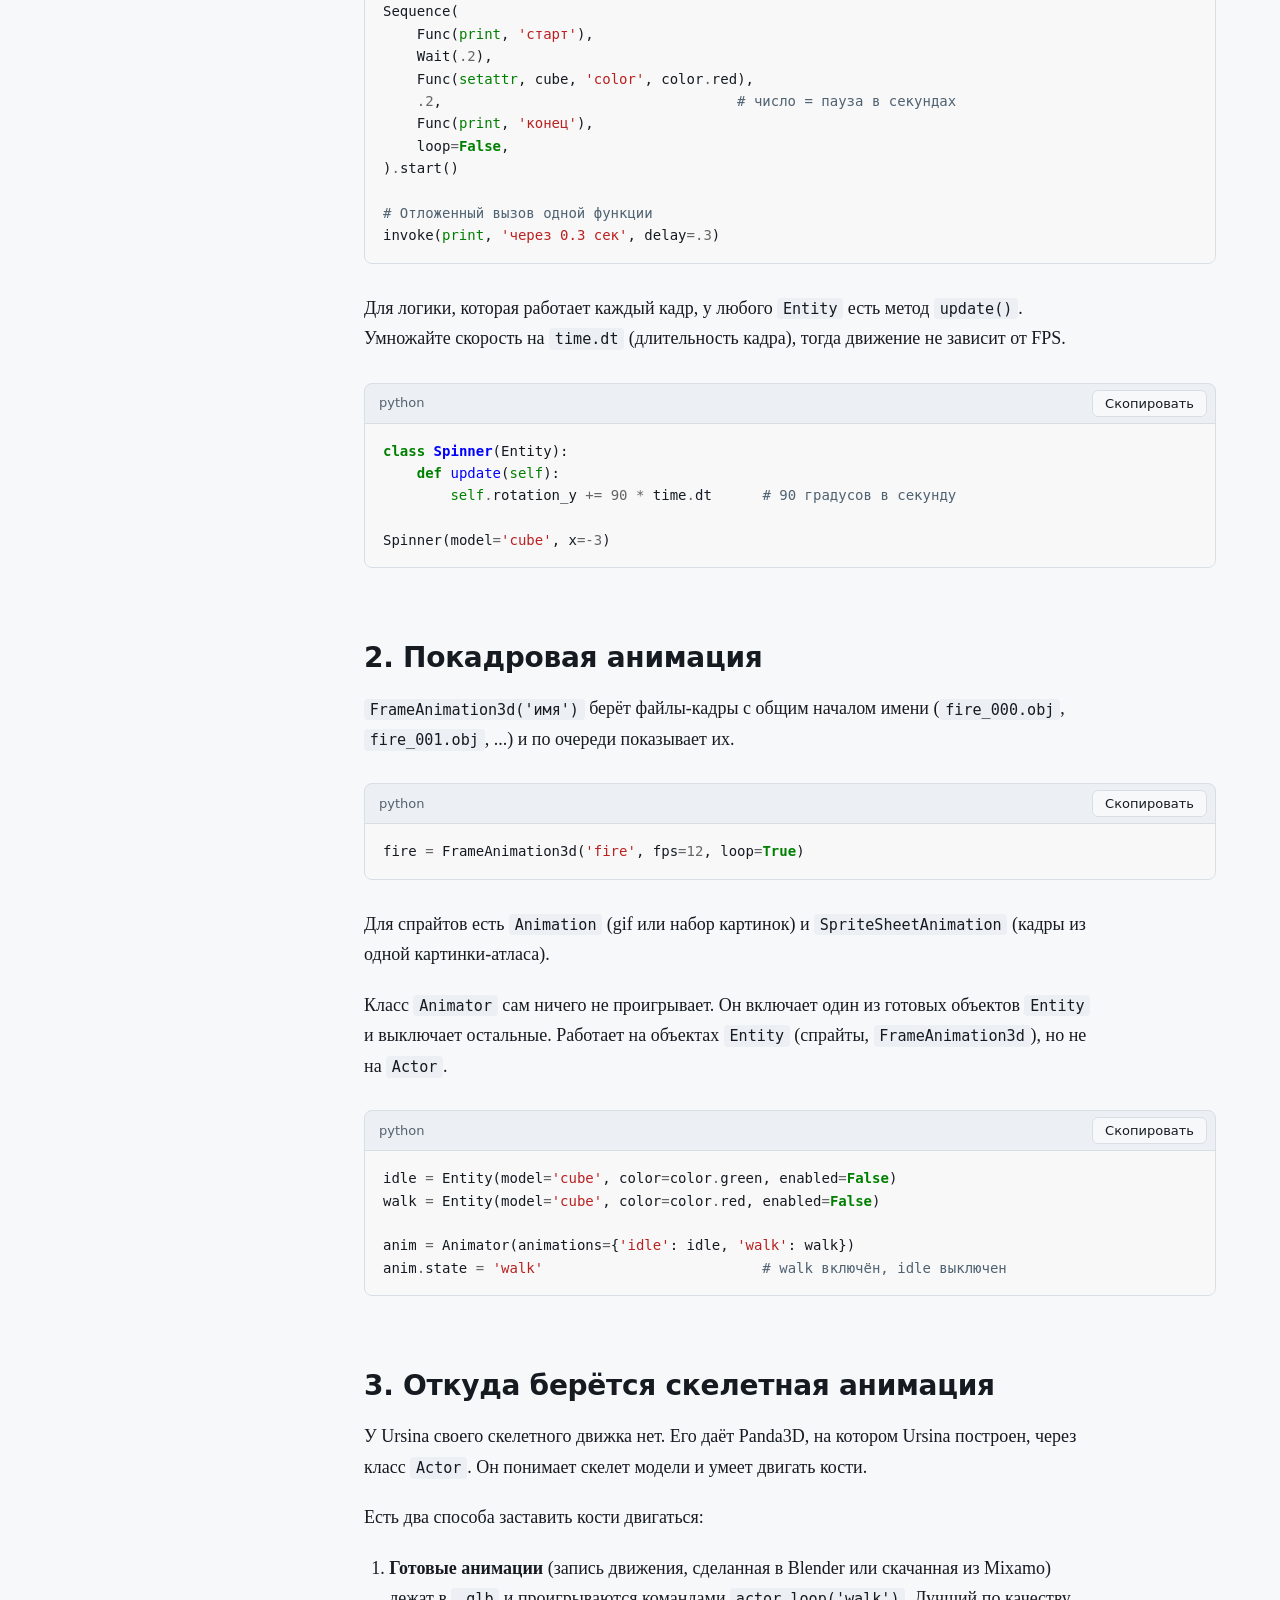
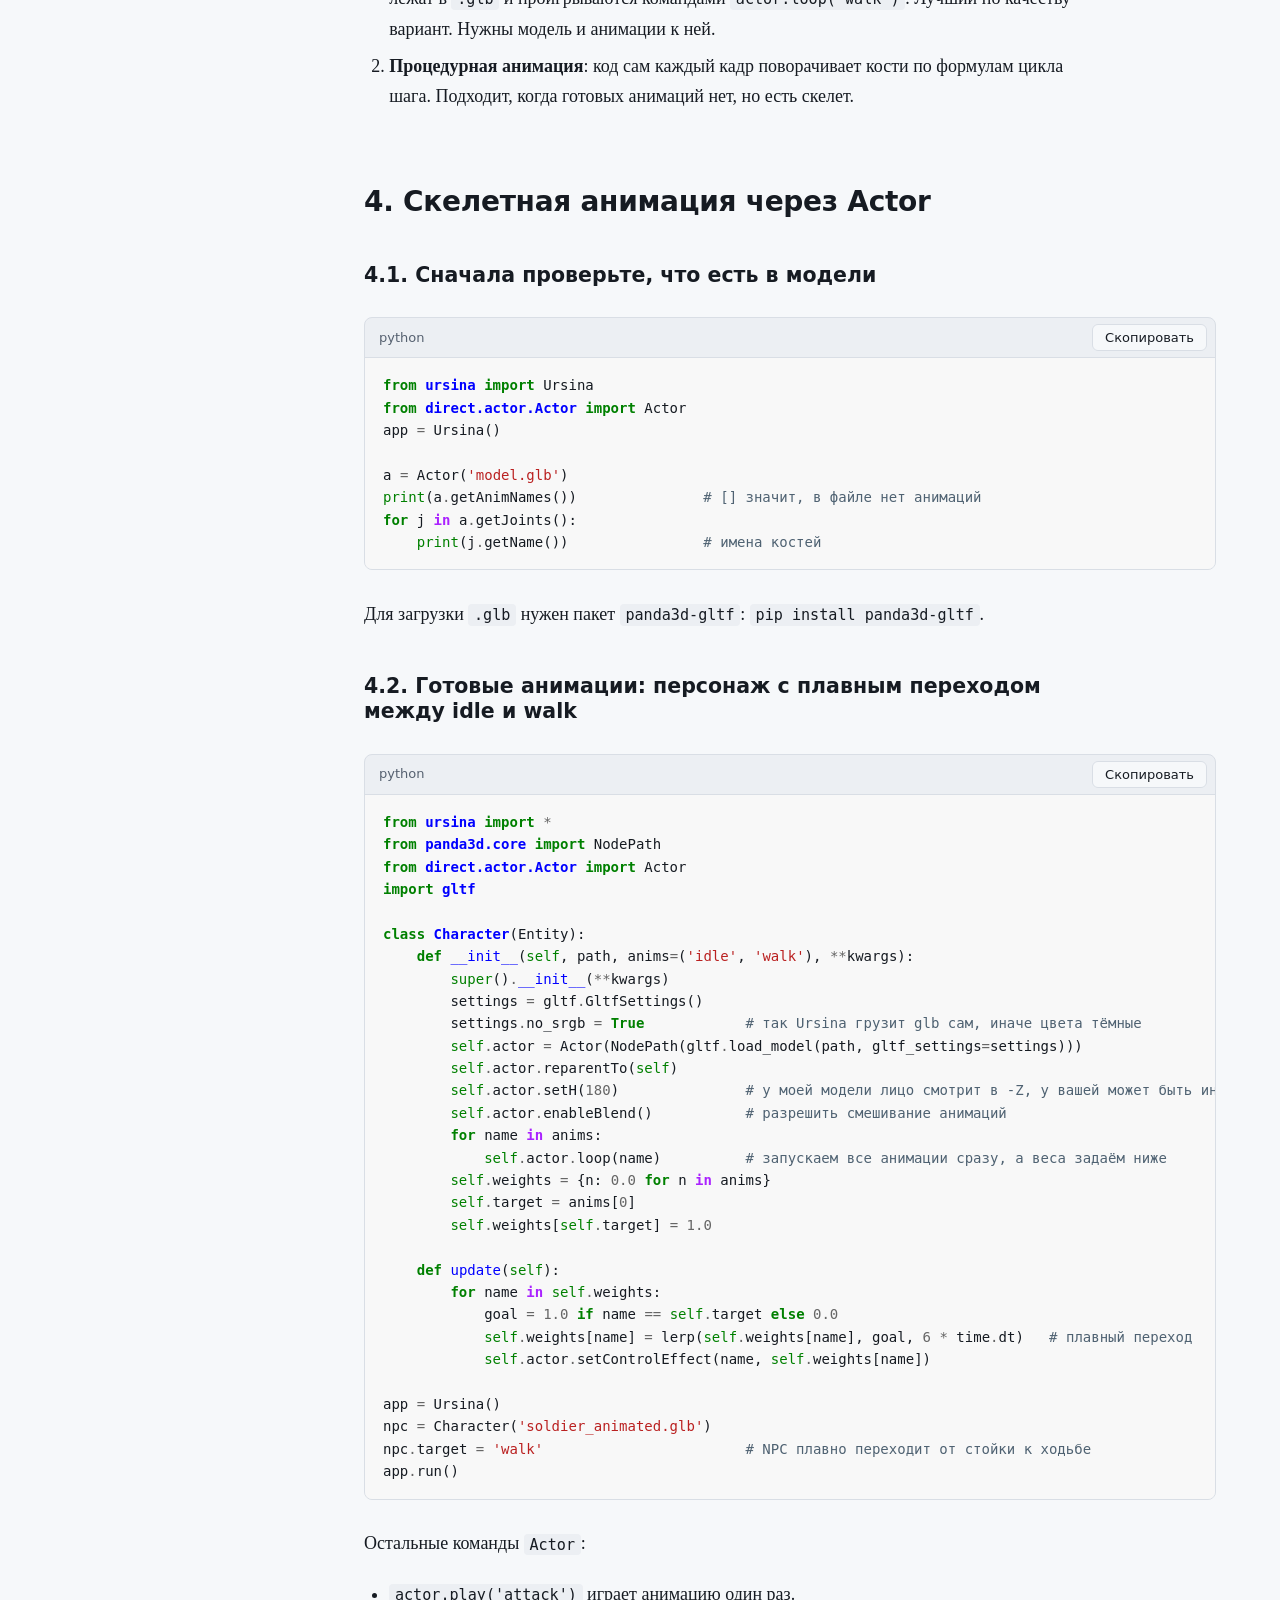
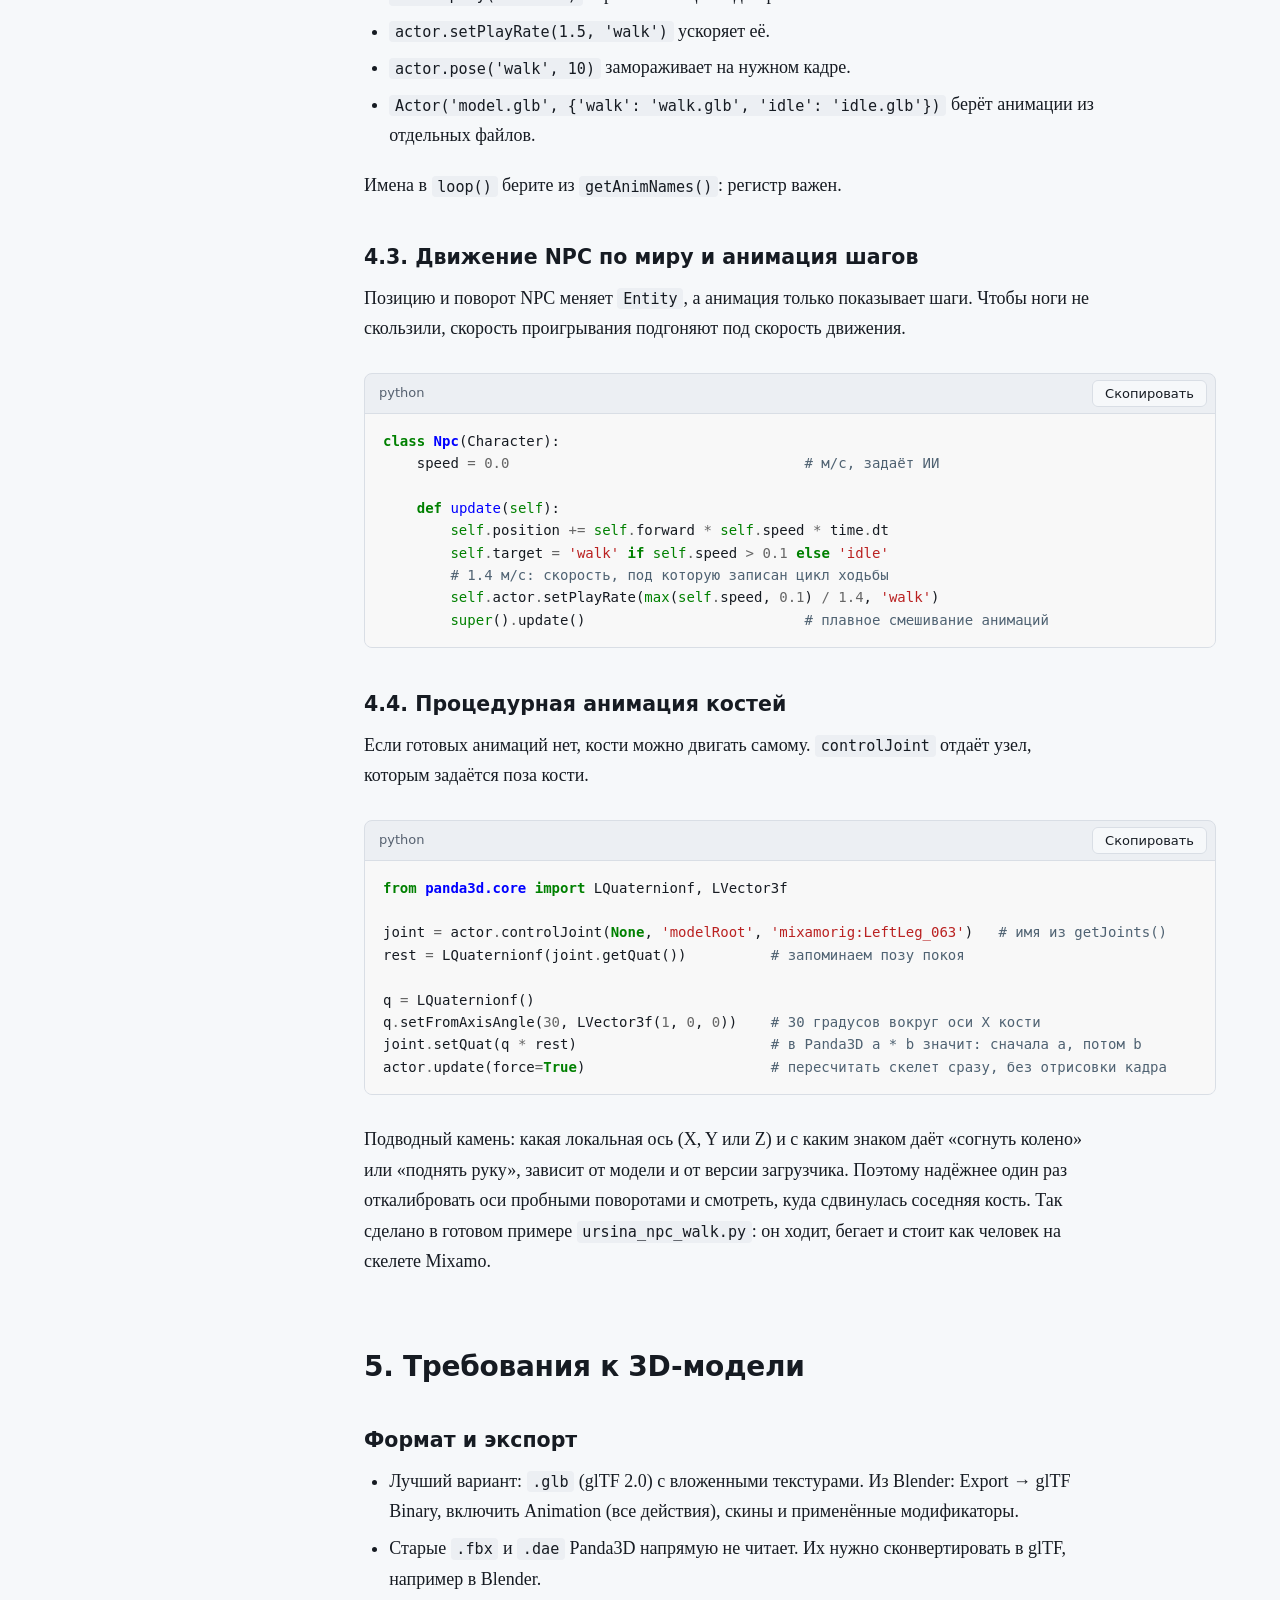
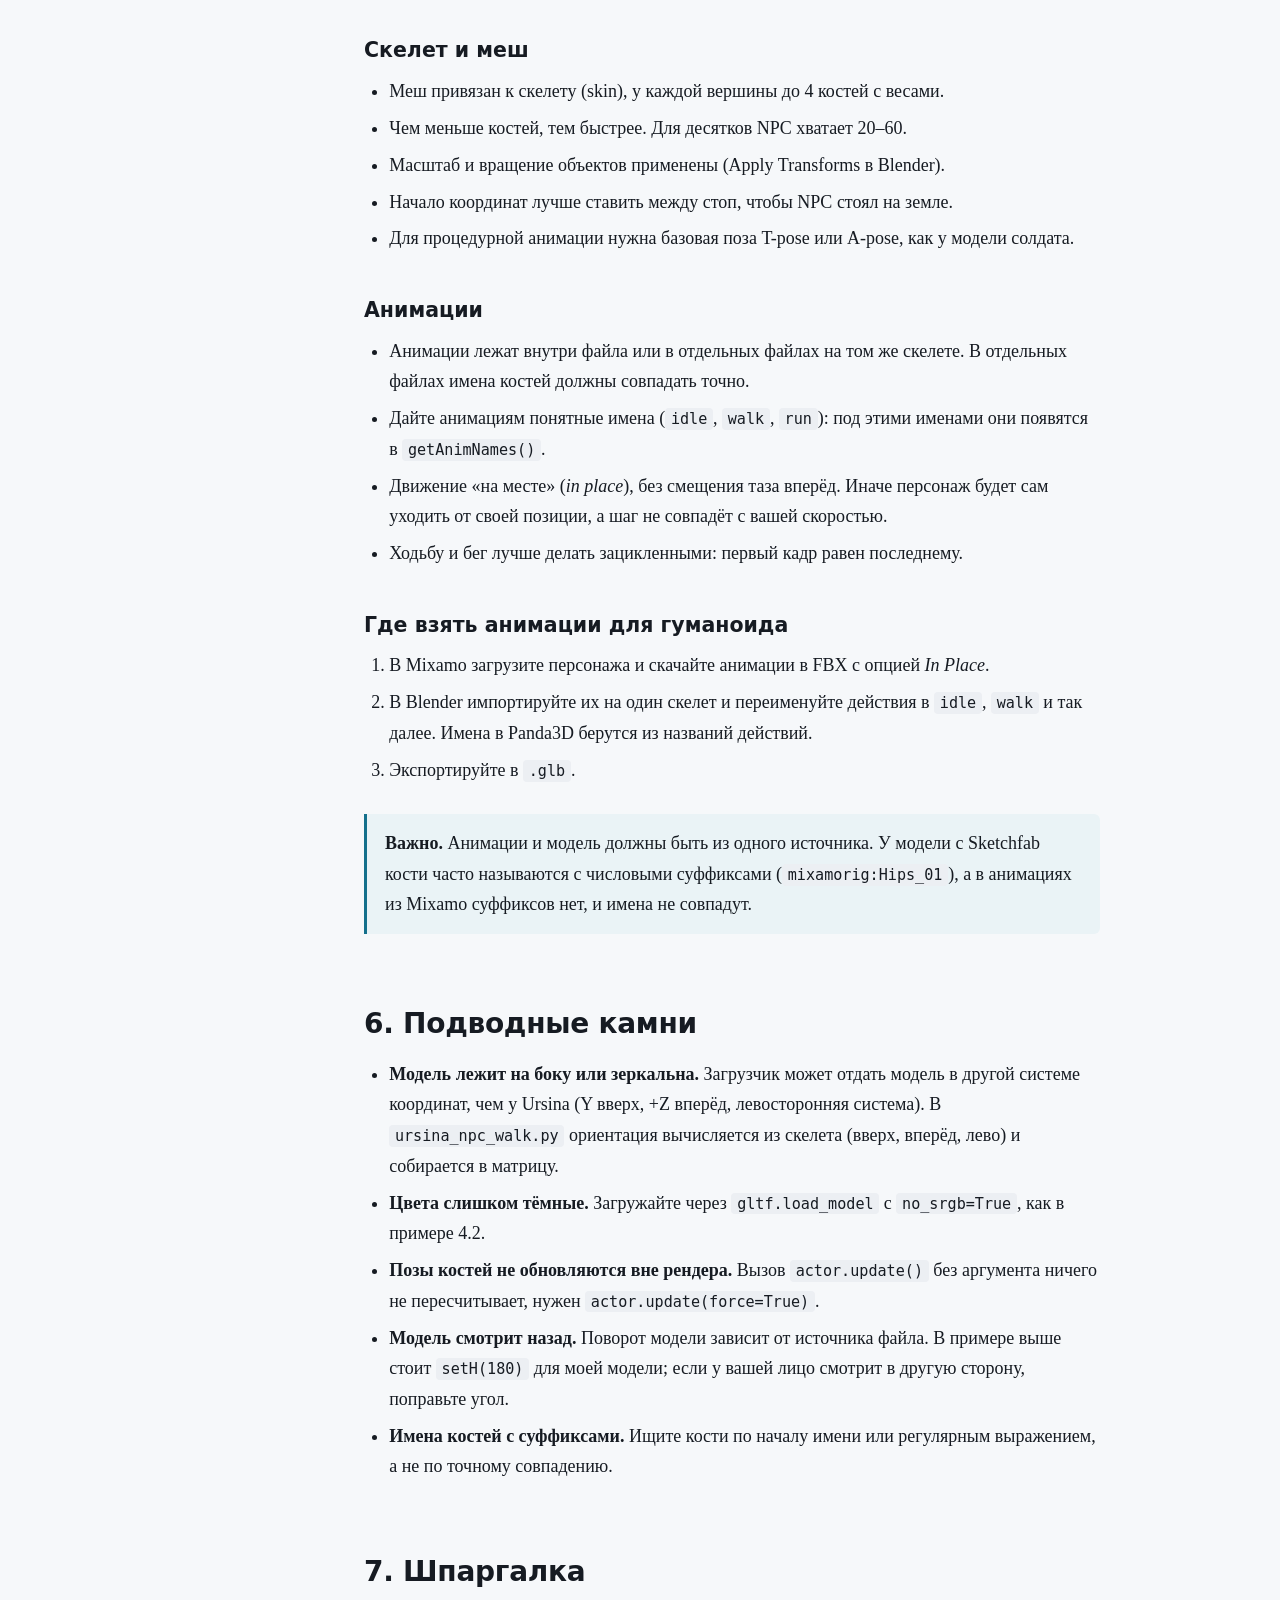
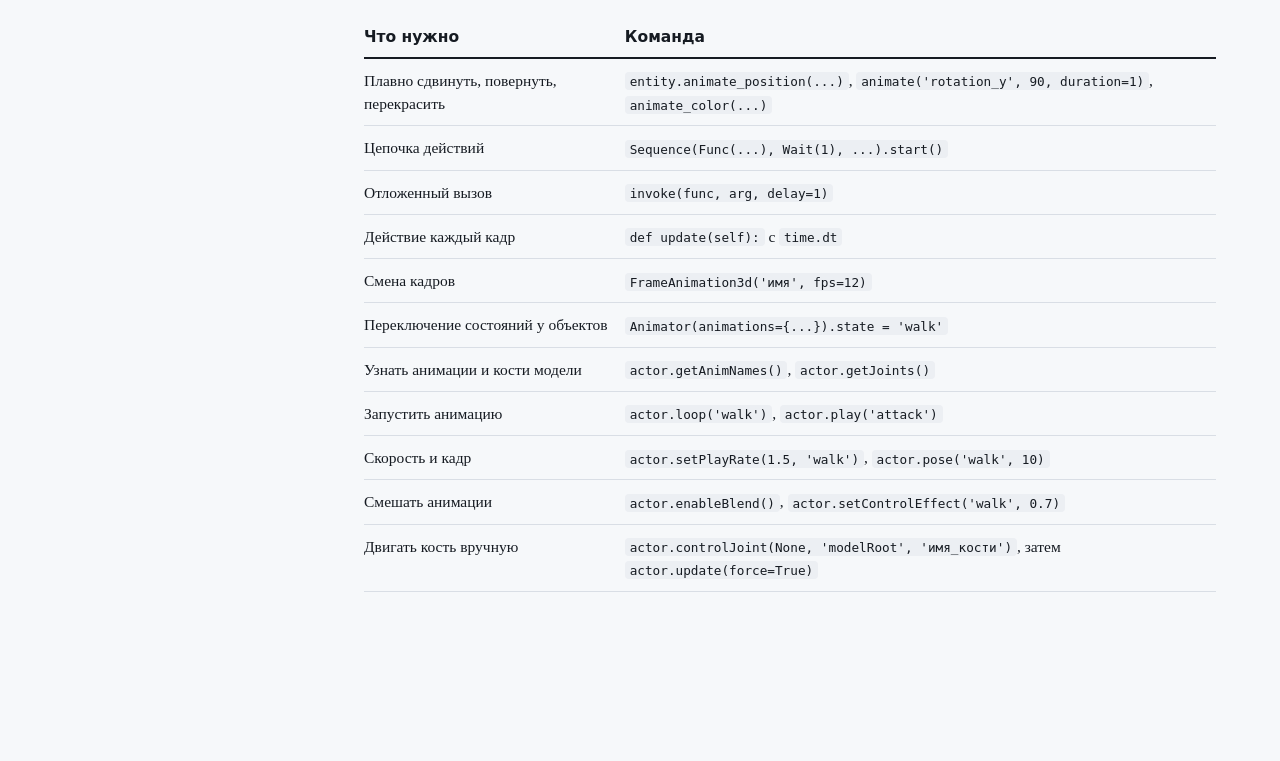
<file: 3-1-ursina_animation_guide.html>
<!DOCTYPE html>
<html lang="ru">
<head>
<meta charset="utf-8">
<meta name="viewport" content="width=device-width, initial-scale=1, viewport-fit=cover">
<title>Анимация в Ursina: как программировать и какие нужны 3D-модели</title>
<script>
/* Тема применяется до отрисовки, чтобы страница не мигала */
try { var t = localStorage.getItem('guide-theme'); if (t === 'dark' || t === 'light') document.documentElement.setAttribute('data-theme', t); } catch (e) {}
</script>
<style>
/* ---------- Цвет: светлая тема по умолчанию ---------- */
:root {
  --bg: #f6f8fa;
  --ink: #161b22;
  --muted: #566170;
  --rule: #d9dee5;
  --accent: #14708c;
  --accent-soft: #e2f0f5;
  --code-bg: #eceff3;
  --comment: #4f6272;
  --note-bg: #eaf3f6;
  --focus: #14708c;
  color-scheme: light;
}
@media (prefers-color-scheme: dark) {
  :root:not([data-theme="light"]) {
    --bg: #0e1217; --ink: #e3e8ee; --muted: #9aa5b3; --rule: #27303a;
    --accent: #67c3ea; --accent-soft: #14262f; --code-bg: #151b23;
    --comment: #8b9db0; --note-bg: #131f27; --focus: #67c3ea;
    color-scheme: dark;
  }
}
:root[data-theme="dark"] {
  --bg: #0e1217; --ink: #e3e8ee; --muted: #9aa5b3; --rule: #27303a;
  --accent: #67c3ea; --accent-soft: #14262f; --code-bg: #151b23;
  --comment: #8b9db0; --note-bg: #131f27; --focus: #67c3ea;
  color-scheme: dark;
}

/* ---------- База ---------- */
*, *::before, *::after { box-sizing: border-box; }
html { -webkit-text-size-adjust: 100%; }
@media (prefers-reduced-motion: no-preference) { html { scroll-behavior: smooth; } }
body {
  margin: 0;
  background: var(--bg);
  color: var(--ink);
  font-family: Georgia, "Noto Serif", "Times New Roman", serif;
  font-size: 18px;
  line-height: 1.7;
}
:focus-visible { outline: 2px solid var(--focus); outline-offset: 2px; border-radius: 3px; }
a { color: var(--accent); text-underline-offset: 3px; }

.sans, .toc, .topbar, .copy, .theme-toggle, h1, h2, h3, th, .lang {
  font-family: system-ui, -apple-system, "Segoe UI", Roboto, "Helvetica Neue", Arial, sans-serif;
}
code, pre, kbd {
  font-family: ui-monospace, "SF Mono", "Cascadia Code", Menlo, Consolas, "DejaVu Sans Mono", monospace;
}

/* ---------- Раскладка ---------- */
.layout { display: grid; grid-template-columns: 300px minmax(0, 1fr); min-height: 100vh; }

.sidebar {
  position: sticky; top: 0; height: 100vh; overflow-y: auto;
  padding: 28px 20px 24px 28px;
  border-right: 1px solid var(--rule);
  display: flex; flex-direction: column; gap: 16px;
}
.sidebar .brand {
  font: 600 15px/1.3 system-ui, -apple-system, "Segoe UI", Roboto, sans-serif;
  letter-spacing: .01em; margin: 0;
}
.toc { font-size: 14.5px; line-height: 1.4; flex: 1; }
.toc ul { list-style: none; margin: 0; padding: 0; }
.toc > ul > li { margin: 0 0 2px; }
.toc ul ul { margin: 2px 0 8px 0; }
.toc a {
  display: block; text-decoration: none; color: var(--muted);
  padding: 5px 10px 5px 12px; border-left: 2px solid transparent; border-radius: 0 4px 4px 0;
}
.toc ul ul a { padding-left: 26px; font-size: 13.5px; }
.toc a:hover { color: var(--ink); background: var(--accent-soft); }
.toc a[aria-current="location"] {
  color: var(--accent); border-left-color: var(--accent); background: var(--accent-soft); font-weight: 600;
}
.theme-toggle {
  align-self: flex-start; font-size: 13.5px; color: var(--muted); background: none;
  border: 1px solid var(--rule); border-radius: 6px; padding: 6px 12px; cursor: pointer;
}
.theme-toggle:hover { color: var(--ink); border-color: var(--muted); }

.main { padding: 64px clamp(20px, 5vw, 80px) 140px; min-width: 0; }
.prose { max-width: 56rem; margin: 0 auto 0 0; }
/* Текст держим в комфортной строке, а блоки кода и таблицы разрешаем шире: в коде важны комментарии */
.prose > p, .prose > ul, .prose > ol, .prose > h2, .prose > h3, .prose > blockquote, .hero { max-width: 46rem; }

/* ---------- Шапка документа ---------- */
.hero { margin-bottom: 48px; }
.hero h1 {
  font-size: clamp(30px, 4.4vw, 44px); line-height: 1.14; letter-spacing: -.015em;
  font-weight: 650; margin: 0 0 20px;
}
.lead { font-size: 20px; line-height: 1.6; color: var(--muted); margin: 0; }

/* ---------- Текст ---------- */
h2, h3 { line-height: 1.25; scroll-margin-top: 28px; position: relative; }
h2 { font-size: 28px; font-weight: 650; letter-spacing: -.01em; margin: 72px 0 18px; }
h3 { font-size: 20.5px; font-weight: 650; margin: 44px 0 12px; }
p, ul, ol { margin: 0 0 1.1em; }
li { margin-bottom: .35em; }
ul, ol { padding-left: 1.4em; }
strong { font-weight: 700; }
.anchor {
  position: absolute; left: -1.1em; top: 0; width: 1em; text-align: center;
  text-decoration: none; color: var(--muted); opacity: 0; font-weight: 400;
}
h2:hover .anchor, h3:hover .anchor, .anchor:focus-visible { opacity: 1; }

:not(pre) > code {
  background: var(--code-bg); padding: .12em .38em; border-radius: 4px; font-size: .84em;
  overflow-wrap: anywhere;
}

blockquote {
  margin: 1.6em 0; padding: 14px 18px; background: var(--note-bg);
  border-left: 3px solid var(--accent); border-radius: 0 6px 6px 0;
}
blockquote p:last-child { margin-bottom: 0; }

/* ---------- Таблицы ---------- */
.table-wrap { overflow-x: auto; margin: 1.6em 0; }
table { border-collapse: collapse; width: 100%; font-size: 15.5px; line-height: 1.5; }
th { text-align: left; font-weight: 650; padding: 8px 14px 8px 0; border-bottom: 2px solid var(--ink); white-space: nowrap; }
td { padding: 10px 14px 10px 0; border-bottom: 1px solid var(--rule); vertical-align: top; }
td code { font-size: .82em; }

/* ---------- Блоки кода ---------- */
.code { margin: 1.6em 0; border: 1px solid var(--rule); border-radius: 8px; overflow: hidden; background: var(--code-bg); }
.code-bar {
  display: flex; align-items: center; justify-content: space-between;
  padding: 6px 8px 6px 14px; border-bottom: 1px solid var(--rule);
}
.lang { font-size: 13px; color: var(--muted); }
.copy {
  font-size: 13px; color: var(--ink); background: var(--bg); border: 1px solid var(--rule);
  border-radius: 6px; padding: 5px 12px; cursor: pointer; min-width: 112px;
}
.copy:hover { border-color: var(--accent); color: var(--accent); }
.copy[data-state="done"] { border-color: var(--accent); color: var(--accent); }
.copy[data-state="fail"] { border-color: #c2410c; color: #c2410c; }
.code pre {
  margin: 0; padding: 16px 18px; overflow-x: auto; background: var(--code-bg);
  font-size: 14px; line-height: 1.6; tab-size: 4;
}
.code pre code { background: none; padding: 0; font-size: inherit; }

/* Комментарии в коде несут пояснения: делаем их читаемыми, не бледными */
.code pre .c, .code pre .c1, .code pre .cm, .code pre .ch, .code pre .cs, .code pre .sd { color: var(--comment) !important; font-style: normal !important; }

/* ---------- Мобильная верхняя панель ---------- */
.topbar { display: none; }
.backdrop { display: none; }

@media (max-width: 960px) {
  .layout { display: block; }
  .topbar {
    display: flex; align-items: center; gap: 12px;
    position: fixed; top: 0; left: 0; right: 0; z-index: 20; height: 52px;
    padding: 0 16px; padding-top: env(safe-area-inset-top, 0px);
    background: var(--bg); border-bottom: 1px solid var(--rule);
    font-size: 15px; font-weight: 600;
  }
  .topbar button {
    font: inherit; font-weight: 500; font-size: 14px; color: var(--ink); background: none;
    border: 1px solid var(--rule); border-radius: 6px; padding: 6px 12px; cursor: pointer;
  }
  .sidebar {
    position: fixed; z-index: 30; left: 0; top: 0; bottom: 0; width: min(320px, 86vw); height: auto;
    background: var(--bg); transform: translateX(-102%);
    padding-top: calc(28px + env(safe-area-inset-top, 0px));
    padding-bottom: calc(24px + env(safe-area-inset-bottom, 0px));
  }
  @media (prefers-reduced-motion: no-preference) { .sidebar { transition: transform .2s ease; } }
  body.nav-open .sidebar { transform: none; }
  body.nav-open .backdrop { display: block; position: fixed; inset: 0; z-index: 25; background: rgba(0, 0, 0, .4); }
  .main { padding-top: 84px; padding-left: max(20px, env(safe-area-inset-left, 0px)); padding-right: max(20px, env(safe-area-inset-right, 0px)); }
  h2, h3 { scroll-margin-top: 72px; }
  .anchor { display: none; }
  body { font-size: 17px; }
  .lead { font-size: 18px; }
}

@media print {
  .sidebar, .topbar, .copy, .anchor { display: none !important; }
  .layout { display: block; }
  body { background: #fff; color: #000; }
  .code pre { white-space: pre-wrap; }
}

/* ---------- Подсветка синтаксиса (Pygments) ---------- */
pre { line-height: 125%; }
td.linenos .normal { color: inherit; background-color: transparent; padding-left: 5px; padding-right: 5px; }
span.linenos { color: inherit; background-color: transparent; padding-left: 5px; padding-right: 5px; }
td.linenos .special { color: #000000; background-color: #ffffc0; padding-left: 5px; padding-right: 5px; }
span.linenos.special { color: #000000; background-color: #ffffc0; padding-left: 5px; padding-right: 5px; }
.code pre .hll { background-color: #ffffcc }
.code pre { background: #f8f8f8; }
.code pre .c { color: #3D7B7B; font-style: italic } /* Comment */
.code pre .err { border: 1px solid #F00 } /* Error */
.code pre .k { color: #008000; font-weight: bold } /* Keyword */
.code pre .o { color: #666 } /* Operator */
.code pre .ch { color: #3D7B7B; font-style: italic } /* Comment.Hashbang */
.code pre .cm { color: #3D7B7B; font-style: italic } /* Comment.Multiline */
.code pre .cp { color: #9C6500 } /* Comment.Preproc */
.code pre .cpf { color: #3D7B7B; font-style: italic } /* Comment.PreprocFile */
.code pre .c1 { color: #3D7B7B; font-style: italic } /* Comment.Single */
.code pre .cs { color: #3D7B7B; font-style: italic } /* Comment.Special */
.code pre .gd { color: #A00000 } /* Generic.Deleted */
.code pre .ge { font-style: italic } /* Generic.Emph */
.code pre .ges { font-weight: bold; font-style: italic } /* Generic.EmphStrong */
.code pre .gr { color: #E40000 } /* Generic.Error */
.code pre .gh { color: #000080; font-weight: bold } /* Generic.Heading */
.code pre .gi { color: #008400 } /* Generic.Inserted */
.code pre .go { color: #717171 } /* Generic.Output */
.code pre .gp { color: #000080; font-weight: bold } /* Generic.Prompt */
.code pre .gs { font-weight: bold } /* Generic.Strong */
.code pre .gu { color: #800080; font-weight: bold } /* Generic.Subheading */
.code pre .gt { color: #04D } /* Generic.Traceback */
.code pre .kc { color: #008000; font-weight: bold } /* Keyword.Constant */
.code pre .kd { color: #008000; font-weight: bold } /* Keyword.Declaration */
.code pre .kn { color: #008000; font-weight: bold } /* Keyword.Namespace */
.code pre .kp { color: #008000 } /* Keyword.Pseudo */
.code pre .kr { color: #008000; font-weight: bold } /* Keyword.Reserved */
.code pre .kt { color: #B00040 } /* Keyword.Type */
.code pre .m { color: #666 } /* Literal.Number */
.code pre .s { color: #BA2121 } /* Literal.String */
.code pre .na { color: #687822 } /* Name.Attribute */
.code pre .nb { color: #008000 } /* Name.Builtin */
.code pre .nc { color: #00F; font-weight: bold } /* Name.Class */
.code pre .no { color: #800 } /* Name.Constant */
.code pre .nd { color: #A2F } /* Name.Decorator */
.code pre .ni { color: #717171; font-weight: bold } /* Name.Entity */
.code pre .ne { color: #CB3F38; font-weight: bold } /* Name.Exception */
.code pre .nf { color: #00F } /* Name.Function */
.code pre .nl { color: #767600 } /* Name.Label */
.code pre .nn { color: #00F; font-weight: bold } /* Name.Namespace */
.code pre .nt { color: #008000; font-weight: bold } /* Name.Tag */
.code pre .nv { color: #19177C } /* Name.Variable */
.code pre .ow { color: #A2F; font-weight: bold } /* Operator.Word */
.code pre .w { color: #BBB } /* Text.Whitespace */
.code pre .mb { color: #666 } /* Literal.Number.Bin */
.code pre .mf { color: #666 } /* Literal.Number.Float */
.code pre .mh { color: #666 } /* Literal.Number.Hex */
.code pre .mi { color: #666 } /* Literal.Number.Integer */
.code pre .mo { color: #666 } /* Literal.Number.Oct */
.code pre .sa { color: #BA2121 } /* Literal.String.Affix */
.code pre .sb { color: #BA2121 } /* Literal.String.Backtick */
.code pre .sc { color: #BA2121 } /* Literal.String.Char */
.code pre .dl { color: #BA2121 } /* Literal.String.Delimiter */
.code pre .sd { color: #BA2121; font-style: italic } /* Literal.String.Doc */
.code pre .s2 { color: #BA2121 } /* Literal.String.Double */
.code pre .se { color: #AA5D1F; font-weight: bold } /* Literal.String.Escape */
.code pre .sh { color: #BA2121 } /* Literal.String.Heredoc */
.code pre .si { color: #A45A77; font-weight: bold } /* Literal.String.Interpol */
.code pre .sx { color: #008000 } /* Literal.String.Other */
.code pre .sr { color: #A45A77 } /* Literal.String.Regex */
.code pre .s1 { color: #BA2121 } /* Literal.String.Single */
.code pre .ss { color: #19177C } /* Literal.String.Symbol */
.code pre .bp { color: #008000 } /* Name.Builtin.Pseudo */
.code pre .fm { color: #00F } /* Name.Function.Magic */
.code pre .vc { color: #19177C } /* Name.Variable.Class */
.code pre .vg { color: #19177C } /* Name.Variable.Global */
.code pre .vi { color: #19177C } /* Name.Variable.Instance */
.code pre .vm { color: #19177C } /* Name.Variable.Magic */
.code pre .il { color: #666 } /* Literal.Number.Integer.Long */
@media (prefers-color-scheme: dark) {
pre { line-height: 125%; }
td.linenos .normal { color: #6e7681; background-color: #0d1117; padding-left: 5px; padding-right: 5px; }
span.linenos { color: #6e7681; background-color: #0d1117; padding-left: 5px; padding-right: 5px; }
td.linenos .special { color: #e6edf3; background-color: #6e7681; padding-left: 5px; padding-right: 5px; }
span.linenos.special { color: #e6edf3; background-color: #6e7681; padding-left: 5px; padding-right: 5px; }
:root:not([data-theme="light"]) .code pre .hll { background-color: #6e7681 }
:root:not([data-theme="light"]) .code pre { background: #0d1117; color: #E6EDF3 }
:root:not([data-theme="light"]) .code pre .c { color: #8B949E; font-style: italic } /* Comment */
:root:not([data-theme="light"]) .code pre .err { color: #F85149 } /* Error */
:root:not([data-theme="light"]) .code pre .esc { color: #E6EDF3 } /* Escape */
:root:not([data-theme="light"]) .code pre .g { color: #E6EDF3 } /* Generic */
:root:not([data-theme="light"]) .code pre .k { color: #FF7B72 } /* Keyword */
:root:not([data-theme="light"]) .code pre .l { color: #A5D6FF } /* Literal */
:root:not([data-theme="light"]) .code pre .n { color: #E6EDF3 } /* Name */
:root:not([data-theme="light"]) .code pre .o { color: #FF7B72; font-weight: bold } /* Operator */
:root:not([data-theme="light"]) .code pre .x { color: #E6EDF3 } /* Other */
:root:not([data-theme="light"]) .code pre .p { color: #E6EDF3 } /* Punctuation */
:root:not([data-theme="light"]) .code pre .ch { color: #8B949E; font-style: italic } /* Comment.Hashbang */
:root:not([data-theme="light"]) .code pre .cm { color: #8B949E; font-style: italic } /* Comment.Multiline */
:root:not([data-theme="light"]) .code pre .cp { color: #8B949E; font-weight: bold; font-style: italic } /* Comment.Preproc */
:root:not([data-theme="light"]) .code pre .cpf { color: #8B949E; font-style: italic } /* Comment.PreprocFile */
:root:not([data-theme="light"]) .code pre .c1 { color: #8B949E; font-style: italic } /* Comment.Single */
:root:not([data-theme="light"]) .code pre .cs { color: #8B949E; font-weight: bold; font-style: italic } /* Comment.Special */
:root:not([data-theme="light"]) .code pre .gd { color: #FFA198; background-color: #490202 } /* Generic.Deleted */
:root:not([data-theme="light"]) .code pre .ge { color: #E6EDF3; font-style: italic } /* Generic.Emph */
:root:not([data-theme="light"]) .code pre .ges { color: #E6EDF3; font-weight: bold; font-style: italic } /* Generic.EmphStrong */
:root:not([data-theme="light"]) .code pre .gr { color: #FFA198 } /* Generic.Error */
:root:not([data-theme="light"]) .code pre .gh { color: #79C0FF; font-weight: bold } /* Generic.Heading */
:root:not([data-theme="light"]) .code pre .gi { color: #56D364; background-color: #0F5323 } /* Generic.Inserted */
:root:not([data-theme="light"]) .code pre .go { color: #8B949E } /* Generic.Output */
:root:not([data-theme="light"]) .code pre .gp { color: #8B949E } /* Generic.Prompt */
:root:not([data-theme="light"]) .code pre .gs { color: #E6EDF3; font-weight: bold } /* Generic.Strong */
:root:not([data-theme="light"]) .code pre .gu { color: #79C0FF } /* Generic.Subheading */
:root:not([data-theme="light"]) .code pre .gt { color: #FF7B72 } /* Generic.Traceback */
:root:not([data-theme="light"]) .code pre .g-Underline { color: #E6EDF3; text-decoration: underline } /* Generic.Underline */
:root:not([data-theme="light"]) .code pre .kc { color: #79C0FF } /* Keyword.Constant */
:root:not([data-theme="light"]) .code pre .kd { color: #FF7B72 } /* Keyword.Declaration */
:root:not([data-theme="light"]) .code pre .kn { color: #FF7B72 } /* Keyword.Namespace */
:root:not([data-theme="light"]) .code pre .kp { color: #79C0FF } /* Keyword.Pseudo */
:root:not([data-theme="light"]) .code pre .kr { color: #FF7B72 } /* Keyword.Reserved */
:root:not([data-theme="light"]) .code pre .kt { color: #FF7B72 } /* Keyword.Type */
:root:not([data-theme="light"]) .code pre .ld { color: #79C0FF } /* Literal.Date */
:root:not([data-theme="light"]) .code pre .m { color: #A5D6FF } /* Literal.Number */
:root:not([data-theme="light"]) .code pre .s { color: #A5D6FF } /* Literal.String */
:root:not([data-theme="light"]) .code pre .na { color: #E6EDF3 } /* Name.Attribute */
:root:not([data-theme="light"]) .code pre .nb { color: #E6EDF3 } /* Name.Builtin */
:root:not([data-theme="light"]) .code pre .nc { color: #F0883E; font-weight: bold } /* Name.Class */
:root:not([data-theme="light"]) .code pre .no { color: #79C0FF; font-weight: bold } /* Name.Constant */
:root:not([data-theme="light"]) .code pre .nd { color: #D2A8FF; font-weight: bold } /* Name.Decorator */
:root:not([data-theme="light"]) .code pre .ni { color: #FFA657 } /* Name.Entity */
:root:not([data-theme="light"]) .code pre .ne { color: #F0883E; font-weight: bold } /* Name.Exception */
:root:not([data-theme="light"]) .code pre .nf { color: #D2A8FF; font-weight: bold } /* Name.Function */
:root:not([data-theme="light"]) .code pre .nl { color: #79C0FF; font-weight: bold } /* Name.Label */
:root:not([data-theme="light"]) .code pre .nn { color: #FF7B72 } /* Name.Namespace */
:root:not([data-theme="light"]) .code pre .nx { color: #E6EDF3 } /* Name.Other */
:root:not([data-theme="light"]) .code pre .py { color: #79C0FF } /* Name.Property */
:root:not([data-theme="light"]) .code pre .nt { color: #7EE787 } /* Name.Tag */
:root:not([data-theme="light"]) .code pre .nv { color: #79C0FF } /* Name.Variable */
:root:not([data-theme="light"]) .code pre .ow { color: #FF7B72; font-weight: bold } /* Operator.Word */
:root:not([data-theme="light"]) .code pre .pm { color: #E6EDF3 } /* Punctuation.Marker */
:root:not([data-theme="light"]) .code pre .w { color: #6E7681 } /* Text.Whitespace */
:root:not([data-theme="light"]) .code pre .mb { color: #A5D6FF } /* Literal.Number.Bin */
:root:not([data-theme="light"]) .code pre .mf { color: #A5D6FF } /* Literal.Number.Float */
:root:not([data-theme="light"]) .code pre .mh { color: #A5D6FF } /* Literal.Number.Hex */
:root:not([data-theme="light"]) .code pre .mi { color: #A5D6FF } /* Literal.Number.Integer */
:root:not([data-theme="light"]) .code pre .mo { color: #A5D6FF } /* Literal.Number.Oct */
:root:not([data-theme="light"]) .code pre .sa { color: #79C0FF } /* Literal.String.Affix */
:root:not([data-theme="light"]) .code pre .sb { color: #A5D6FF } /* Literal.String.Backtick */
:root:not([data-theme="light"]) .code pre .sc { color: #A5D6FF } /* Literal.String.Char */
:root:not([data-theme="light"]) .code pre .dl { color: #79C0FF } /* Literal.String.Delimiter */
:root:not([data-theme="light"]) .code pre .sd { color: #A5D6FF } /* Literal.String.Doc */
:root:not([data-theme="light"]) .code pre .s2 { color: #A5D6FF } /* Literal.String.Double */
:root:not([data-theme="light"]) .code pre .se { color: #79C0FF } /* Literal.String.Escape */
:root:not([data-theme="light"]) .code pre .sh { color: #79C0FF } /* Literal.String.Heredoc */
:root:not([data-theme="light"]) .code pre .si { color: #A5D6FF } /* Literal.String.Interpol */
:root:not([data-theme="light"]) .code pre .sx { color: #A5D6FF } /* Literal.String.Other */
:root:not([data-theme="light"]) .code pre .sr { color: #79C0FF } /* Literal.String.Regex */
:root:not([data-theme="light"]) .code pre .s1 { color: #A5D6FF } /* Literal.String.Single */
:root:not([data-theme="light"]) .code pre .ss { color: #A5D6FF } /* Literal.String.Symbol */
:root:not([data-theme="light"]) .code pre .bp { color: #E6EDF3 } /* Name.Builtin.Pseudo */
:root:not([data-theme="light"]) .code pre .fm { color: #D2A8FF; font-weight: bold } /* Name.Function.Magic */
:root:not([data-theme="light"]) .code pre .vc { color: #79C0FF } /* Name.Variable.Class */
:root:not([data-theme="light"]) .code pre .vg { color: #79C0FF } /* Name.Variable.Global */
:root:not([data-theme="light"]) .code pre .vi { color: #79C0FF } /* Name.Variable.Instance */
:root:not([data-theme="light"]) .code pre .vm { color: #79C0FF } /* Name.Variable.Magic */
:root:not([data-theme="light"]) .code pre .il { color: #A5D6FF } /* Literal.Number.Integer.Long */
}
pre { line-height: 125%; }
td.linenos .normal { color: #6e7681; background-color: #0d1117; padding-left: 5px; padding-right: 5px; }
span.linenos { color: #6e7681; background-color: #0d1117; padding-left: 5px; padding-right: 5px; }
td.linenos .special { color: #e6edf3; background-color: #6e7681; padding-left: 5px; padding-right: 5px; }
span.linenos.special { color: #e6edf3; background-color: #6e7681; padding-left: 5px; padding-right: 5px; }
:root[data-theme="dark"] .code pre .hll { background-color: #6e7681 }
:root[data-theme="dark"] .code pre { background: #0d1117; color: #E6EDF3 }
:root[data-theme="dark"] .code pre .c { color: #8B949E; font-style: italic } /* Comment */
:root[data-theme="dark"] .code pre .err { color: #F85149 } /* Error */
:root[data-theme="dark"] .code pre .esc { color: #E6EDF3 } /* Escape */
:root[data-theme="dark"] .code pre .g { color: #E6EDF3 } /* Generic */
:root[data-theme="dark"] .code pre .k { color: #FF7B72 } /* Keyword */
:root[data-theme="dark"] .code pre .l { color: #A5D6FF } /* Literal */
:root[data-theme="dark"] .code pre .n { color: #E6EDF3 } /* Name */
:root[data-theme="dark"] .code pre .o { color: #FF7B72; font-weight: bold } /* Operator */
:root[data-theme="dark"] .code pre .x { color: #E6EDF3 } /* Other */
:root[data-theme="dark"] .code pre .p { color: #E6EDF3 } /* Punctuation */
:root[data-theme="dark"] .code pre .ch { color: #8B949E; font-style: italic } /* Comment.Hashbang */
:root[data-theme="dark"] .code pre .cm { color: #8B949E; font-style: italic } /* Comment.Multiline */
:root[data-theme="dark"] .code pre .cp { color: #8B949E; font-weight: bold; font-style: italic } /* Comment.Preproc */
:root[data-theme="dark"] .code pre .cpf { color: #8B949E; font-style: italic } /* Comment.PreprocFile */
:root[data-theme="dark"] .code pre .c1 { color: #8B949E; font-style: italic } /* Comment.Single */
:root[data-theme="dark"] .code pre .cs { color: #8B949E; font-weight: bold; font-style: italic } /* Comment.Special */
:root[data-theme="dark"] .code pre .gd { color: #FFA198; background-color: #490202 } /* Generic.Deleted */
:root[data-theme="dark"] .code pre .ge { color: #E6EDF3; font-style: italic } /* Generic.Emph */
:root[data-theme="dark"] .code pre .ges { color: #E6EDF3; font-weight: bold; font-style: italic } /* Generic.EmphStrong */
:root[data-theme="dark"] .code pre .gr { color: #FFA198 } /* Generic.Error */
:root[data-theme="dark"] .code pre .gh { color: #79C0FF; font-weight: bold } /* Generic.Heading */
:root[data-theme="dark"] .code pre .gi { color: #56D364; background-color: #0F5323 } /* Generic.Inserted */
:root[data-theme="dark"] .code pre .go { color: #8B949E } /* Generic.Output */
:root[data-theme="dark"] .code pre .gp { color: #8B949E } /* Generic.Prompt */
:root[data-theme="dark"] .code pre .gs { color: #E6EDF3; font-weight: bold } /* Generic.Strong */
:root[data-theme="dark"] .code pre .gu { color: #79C0FF } /* Generic.Subheading */
:root[data-theme="dark"] .code pre .gt { color: #FF7B72 } /* Generic.Traceback */
:root[data-theme="dark"] .code pre .g-Underline { color: #E6EDF3; text-decoration: underline } /* Generic.Underline */
:root[data-theme="dark"] .code pre .kc { color: #79C0FF } /* Keyword.Constant */
:root[data-theme="dark"] .code pre .kd { color: #FF7B72 } /* Keyword.Declaration */
:root[data-theme="dark"] .code pre .kn { color: #FF7B72 } /* Keyword.Namespace */
:root[data-theme="dark"] .code pre .kp { color: #79C0FF } /* Keyword.Pseudo */
:root[data-theme="dark"] .code pre .kr { color: #FF7B72 } /* Keyword.Reserved */
:root[data-theme="dark"] .code pre .kt { color: #FF7B72 } /* Keyword.Type */
:root[data-theme="dark"] .code pre .ld { color: #79C0FF } /* Literal.Date */
:root[data-theme="dark"] .code pre .m { color: #A5D6FF } /* Literal.Number */
:root[data-theme="dark"] .code pre .s { color: #A5D6FF } /* Literal.String */
:root[data-theme="dark"] .code pre .na { color: #E6EDF3 } /* Name.Attribute */
:root[data-theme="dark"] .code pre .nb { color: #E6EDF3 } /* Name.Builtin */
:root[data-theme="dark"] .code pre .nc { color: #F0883E; font-weight: bold } /* Name.Class */
:root[data-theme="dark"] .code pre .no { color: #79C0FF; font-weight: bold } /* Name.Constant */
:root[data-theme="dark"] .code pre .nd { color: #D2A8FF; font-weight: bold } /* Name.Decorator */
:root[data-theme="dark"] .code pre .ni { color: #FFA657 } /* Name.Entity */
:root[data-theme="dark"] .code pre .ne { color: #F0883E; font-weight: bold } /* Name.Exception */
:root[data-theme="dark"] .code pre .nf { color: #D2A8FF; font-weight: bold } /* Name.Function */
:root[data-theme="dark"] .code pre .nl { color: #79C0FF; font-weight: bold } /* Name.Label */
:root[data-theme="dark"] .code pre .nn { color: #FF7B72 } /* Name.Namespace */
:root[data-theme="dark"] .code pre .nx { color: #E6EDF3 } /* Name.Other */
:root[data-theme="dark"] .code pre .py { color: #79C0FF } /* Name.Property */
:root[data-theme="dark"] .code pre .nt { color: #7EE787 } /* Name.Tag */
:root[data-theme="dark"] .code pre .nv { color: #79C0FF } /* Name.Variable */
:root[data-theme="dark"] .code pre .ow { color: #FF7B72; font-weight: bold } /* Operator.Word */
:root[data-theme="dark"] .code pre .pm { color: #E6EDF3 } /* Punctuation.Marker */
:root[data-theme="dark"] .code pre .w { color: #6E7681 } /* Text.Whitespace */
:root[data-theme="dark"] .code pre .mb { color: #A5D6FF } /* Literal.Number.Bin */
:root[data-theme="dark"] .code pre .mf { color: #A5D6FF } /* Literal.Number.Float */
:root[data-theme="dark"] .code pre .mh { color: #A5D6FF } /* Literal.Number.Hex */
:root[data-theme="dark"] .code pre .mi { color: #A5D6FF } /* Literal.Number.Integer */
:root[data-theme="dark"] .code pre .mo { color: #A5D6FF } /* Literal.Number.Oct */
:root[data-theme="dark"] .code pre .sa { color: #79C0FF } /* Literal.String.Affix */
:root[data-theme="dark"] .code pre .sb { color: #A5D6FF } /* Literal.String.Backtick */
:root[data-theme="dark"] .code pre .sc { color: #A5D6FF } /* Literal.String.Char */
:root[data-theme="dark"] .code pre .dl { color: #79C0FF } /* Literal.String.Delimiter */
:root[data-theme="dark"] .code pre .sd { color: #A5D6FF } /* Literal.String.Doc */
:root[data-theme="dark"] .code pre .s2 { color: #A5D6FF } /* Literal.String.Double */
:root[data-theme="dark"] .code pre .se { color: #79C0FF } /* Literal.String.Escape */
:root[data-theme="dark"] .code pre .sh { color: #79C0FF } /* Literal.String.Heredoc */
:root[data-theme="dark"] .code pre .si { color: #A5D6FF } /* Literal.String.Interpol */
:root[data-theme="dark"] .code pre .sx { color: #A5D6FF } /* Literal.String.Other */
:root[data-theme="dark"] .code pre .sr { color: #79C0FF } /* Literal.String.Regex */
:root[data-theme="dark"] .code pre .s1 { color: #A5D6FF } /* Literal.String.Single */
:root[data-theme="dark"] .code pre .ss { color: #A5D6FF } /* Literal.String.Symbol */
:root[data-theme="dark"] .code pre .bp { color: #E6EDF3 } /* Name.Builtin.Pseudo */
:root[data-theme="dark"] .code pre .fm { color: #D2A8FF; font-weight: bold } /* Name.Function.Magic */
:root[data-theme="dark"] .code pre .vc { color: #79C0FF } /* Name.Variable.Class */
:root[data-theme="dark"] .code pre .vg { color: #79C0FF } /* Name.Variable.Global */
:root[data-theme="dark"] .code pre .vi { color: #79C0FF } /* Name.Variable.Instance */
:root[data-theme="dark"] .code pre .vm { color: #79C0FF } /* Name.Variable.Magic */
:root[data-theme="dark"] .code pre .il { color: #A5D6FF } /* Literal.Number.Integer.Long */
</style>
</head>
<body>
<div class="topbar">
  <button type="button" id="menu" aria-expanded="false" aria-controls="sidebar">Содержание</button>
  <span>Анимация в Ursina</span>
</div>
<div class="backdrop" id="backdrop"></div>

<div class="layout">
  <aside class="sidebar" id="sidebar">
    <p class="brand">Анимация в Ursina</p>
    <button type="button" class="theme-toggle" id="theme" hidden>Тёмная тема</button>
    <nav class="toc" aria-label="Содержание"><ul><li><a href="#коротко-три-уровня-анимации">Коротко: три уровня анимации</a></li><li><a href="#1-анимация-объекта-твины-последовательности-update">1. Анимация объекта: твины, последовательности, update</a></li><li><a href="#2-покадровая-анимация">2. Покадровая анимация</a></li><li><a href="#3-откуда-берётся-скелетная-анимация">3. Откуда берётся скелетная анимация</a></li><li><a href="#4-скелетная-анимация-через-actor">4. Скелетная анимация через Actor</a><ul><li><a href="#41-сначала-проверьте-что-есть-в-модели">4.1. Сначала проверьте, что есть в модели</a></li><li><a href="#42-готовые-анимации-персонаж-с-плавным-переходом-между-idle-и-walk">4.2. Готовые анимации: персонаж с плавным переходом между idle и walk</a></li><li><a href="#43-движение-npc-по-миру-и-анимация-шагов">4.3. Движение NPC по миру и анимация шагов</a></li><li><a href="#44-процедурная-анимация-костей">4.4. Процедурная анимация костей</a></li></ul></li><li><a href="#5-требования-к-3d-модели">5. Требования к 3D-модели</a><ul><li><a href="#формат-и-экспорт">Формат и экспорт</a></li><li><a href="#скелет-и-меш">Скелет и меш</a></li><li><a href="#анимации">Анимации</a></li><li><a href="#где-взять-анимации-для-гуманоида">Где взять анимации для гуманоида</a></li></ul></li><li><a href="#6-подводные-камни">6. Подводные камни</a></li><li><a href="#7-шпаргалка">7. Шпаргалка</a></li></ul></nav>
  </aside>

  <main class="main">
    <article class="prose">
<header class="hero"><h1 id="анимация-в-ursina-как-программировать-и-какие-нужны-3d-модели">Анимация в Ursina: как программировать и какие нужны 3D-модели</h1><p class="lead">Руководство для тех, кто делает NPC и другие анимированные объекты в игре на Ursina. Примеры проверены на Ursina 8.3, Panda3D 1.10.16 и panda3d-gltf 1.3.0 (без окна, на программном отрисовщике). Исключение: воспроизведение готовых скелетных анимаций через <code>Actor</code> (раздел 4.2). Это стандартный API Panda3D</p></header>
<h2 id="коротко-три-уровня-анимации">Коротко: три уровня анимации<a class="anchor" href="#коротко-три-уровня-анимации" title="Ссылка на раздел">#</a></h2>
<div class="table-wrap"><table>
<thead>
<tr>
<th>Уровень</th>
<th>Для чего</th>
<th>Чем делать</th>
</tr>
</thead>
<tbody>
<tr>
<td>Анимация объекта целиком</td>
<td>двери, платформы, UI, прыжки, вращения</td>
<td><code>animate_*</code>, <code>Sequence</code>, <code>invoke</code>, <code>update()</code></td>
</tr>
<tr>
<td>Покадровая анимация</td>
<td>2D-спрайты, мигающий огонь, смена мешей</td>
<td><code>FrameAnimation3d</code>, <code>Animation</code>, <code>SpriteSheetAnimation</code>, <code>Animator</code></td>
</tr>
<tr>
<td>Скелетная анимация</td>
<td>человек, животное, любой персонаж с костями</td>
<td><code>Actor</code> из Panda3D</td>
</tr>
</tbody>
</table></div>
<p>Для NPC, который двигается как человек, нужен третий уровень. Первый уровень пригодится вокруг него: он двигает персонажа по миру, а скелетная анимация показывает шаги.</p>
<h2 id="1-анимация-объекта-твины-последовательности-update">1. Анимация объекта: твины, последовательности, update<a class="anchor" href="#1-анимация-объекта-твины-последовательности-update" title="Ссылка на раздел">#</a></h2>
<p>Твин плавно меняет свойство за заданное время. Любое числовое свойство можно анимировать по имени через <code>animate('имя', значение, ...)</code>.</p>
<figure class="code"><div class="code-bar"><span class="lang">python</span><button class="copy" type="button" hidden>Скопировать</button></div><pre tabindex="0"><code><span class="kn">from</span><span class="w"> </span><span class="nn">ursina</span><span class="w"> </span><span class="kn">import</span> <span class="o">*</span>
<span class="n">app</span> <span class="o">=</span> <span class="n">Ursina</span><span class="p">()</span>

<span class="n">cube</span> <span class="o">=</span> <span class="n">Entity</span><span class="p">(</span><span class="n">model</span><span class="o">=</span><span class="s1">&#39;cube&#39;</span><span class="p">,</span> <span class="n">color</span><span class="o">=</span><span class="n">color</span><span class="o">.</span><span class="n">orange</span><span class="p">)</span>

<span class="c1"># Твины: плавное изменение свойства за duration секунд</span>
<span class="n">cube</span><span class="o">.</span><span class="n">animate_position</span><span class="p">((</span><span class="mi">3</span><span class="p">,</span> <span class="mi">1</span><span class="p">,</span> <span class="mi">0</span><span class="p">),</span> <span class="n">duration</span><span class="o">=</span><span class="mi">1</span><span class="p">,</span> <span class="n">curve</span><span class="o">=</span><span class="n">curve</span><span class="o">.</span><span class="n">out_expo</span><span class="p">)</span>
<span class="n">cube</span><span class="o">.</span><span class="n">animate</span><span class="p">(</span><span class="s1">&#39;rotation_y&#39;</span><span class="p">,</span> <span class="mi">180</span><span class="p">,</span> <span class="n">duration</span><span class="o">=</span><span class="mi">1</span><span class="p">,</span> <span class="n">curve</span><span class="o">=</span><span class="n">curve</span><span class="o">.</span><span class="n">linear</span><span class="p">)</span>   <span class="c1"># любое свойство по имени</span>
<span class="n">cube</span><span class="o">.</span><span class="n">animate_scale</span><span class="p">(</span><span class="mf">1.5</span><span class="p">,</span> <span class="n">duration</span><span class="o">=</span><span class="mf">.5</span><span class="p">,</span> <span class="n">curve</span><span class="o">=</span><span class="n">curve</span><span class="o">.</span><span class="n">in_out_sine</span><span class="p">)</span>
<span class="n">cube</span><span class="o">.</span><span class="n">animate_color</span><span class="p">(</span><span class="n">color</span><span class="o">.</span><span class="n">azure</span><span class="p">,</span> <span class="n">duration</span><span class="o">=</span><span class="mi">1</span><span class="p">)</span>

<span class="n">app</span><span class="o">.</span><span class="n">run</span><span class="p">()</span></code></pre></figure>
<p>Последовательность запускает действия одно за другим. <code>Func</code> вызывает функцию, <code>Wait</code> или просто число даёт паузу.</p>
<figure class="code"><div class="code-bar"><span class="lang">python</span><button class="copy" type="button" hidden>Скопировать</button></div><pre tabindex="0"><code><span class="n">Sequence</span><span class="p">(</span>
    <span class="n">Func</span><span class="p">(</span><span class="nb">print</span><span class="p">,</span> <span class="s1">&#39;старт&#39;</span><span class="p">),</span>
    <span class="n">Wait</span><span class="p">(</span><span class="mf">.2</span><span class="p">),</span>
    <span class="n">Func</span><span class="p">(</span><span class="nb">setattr</span><span class="p">,</span> <span class="n">cube</span><span class="p">,</span> <span class="s1">&#39;color&#39;</span><span class="p">,</span> <span class="n">color</span><span class="o">.</span><span class="n">red</span><span class="p">),</span>
    <span class="mf">.2</span><span class="p">,</span>                                   <span class="c1"># число = пауза в секундах</span>
    <span class="n">Func</span><span class="p">(</span><span class="nb">print</span><span class="p">,</span> <span class="s1">&#39;конец&#39;</span><span class="p">),</span>
    <span class="n">loop</span><span class="o">=</span><span class="kc">False</span><span class="p">,</span>
<span class="p">)</span><span class="o">.</span><span class="n">start</span><span class="p">()</span>

<span class="c1"># Отложенный вызов одной функции</span>
<span class="n">invoke</span><span class="p">(</span><span class="nb">print</span><span class="p">,</span> <span class="s1">&#39;через 0.3 сек&#39;</span><span class="p">,</span> <span class="n">delay</span><span class="o">=</span><span class="mf">.3</span><span class="p">)</span></code></pre></figure>
<p>Для логики, которая работает каждый кадр, у любого <code>Entity</code> есть метод <code>update()</code>. Умножайте скорость на <code>time.dt</code> (длительность кадра), тогда движение не зависит от FPS.</p>
<figure class="code"><div class="code-bar"><span class="lang">python</span><button class="copy" type="button" hidden>Скопировать</button></div><pre tabindex="0"><code><span class="k">class</span><span class="w"> </span><span class="nc">Spinner</span><span class="p">(</span><span class="n">Entity</span><span class="p">):</span>
    <span class="k">def</span><span class="w"> </span><span class="nf">update</span><span class="p">(</span><span class="bp">self</span><span class="p">):</span>
        <span class="bp">self</span><span class="o">.</span><span class="n">rotation_y</span> <span class="o">+=</span> <span class="mi">90</span> <span class="o">*</span> <span class="n">time</span><span class="o">.</span><span class="n">dt</span>      <span class="c1"># 90 градусов в секунду</span>

<span class="n">Spinner</span><span class="p">(</span><span class="n">model</span><span class="o">=</span><span class="s1">&#39;cube&#39;</span><span class="p">,</span> <span class="n">x</span><span class="o">=-</span><span class="mi">3</span><span class="p">)</span></code></pre></figure>
<h2 id="2-покадровая-анимация">2. Покадровая анимация<a class="anchor" href="#2-покадровая-анимация" title="Ссылка на раздел">#</a></h2>
<p><code>FrameAnimation3d('имя')</code> берёт файлы-кадры с общим началом имени (<code>fire_000.obj</code>, <code>fire_001.obj</code>, ...) и по очереди показывает их.</p>
<figure class="code"><div class="code-bar"><span class="lang">python</span><button class="copy" type="button" hidden>Скопировать</button></div><pre tabindex="0"><code><span class="n">fire</span> <span class="o">=</span> <span class="n">FrameAnimation3d</span><span class="p">(</span><span class="s1">&#39;fire&#39;</span><span class="p">,</span> <span class="n">fps</span><span class="o">=</span><span class="mi">12</span><span class="p">,</span> <span class="n">loop</span><span class="o">=</span><span class="kc">True</span><span class="p">)</span></code></pre></figure>
<p>Для спрайтов есть <code>Animation</code> (gif или набор картинок) и <code>SpriteSheetAnimation</code> (кадры из одной картинки-атласа).</p>
<p>Класс <code>Animator</code> сам ничего не проигрывает. Он включает один из готовых объектов <code>Entity</code> и выключает остальные. Работает на объектах <code>Entity</code> (спрайты, <code>FrameAnimation3d</code>), но не на <code>Actor</code>.</p>
<figure class="code"><div class="code-bar"><span class="lang">python</span><button class="copy" type="button" hidden>Скопировать</button></div><pre tabindex="0"><code><span class="n">idle</span> <span class="o">=</span> <span class="n">Entity</span><span class="p">(</span><span class="n">model</span><span class="o">=</span><span class="s1">&#39;cube&#39;</span><span class="p">,</span> <span class="n">color</span><span class="o">=</span><span class="n">color</span><span class="o">.</span><span class="n">green</span><span class="p">,</span> <span class="n">enabled</span><span class="o">=</span><span class="kc">False</span><span class="p">)</span>
<span class="n">walk</span> <span class="o">=</span> <span class="n">Entity</span><span class="p">(</span><span class="n">model</span><span class="o">=</span><span class="s1">&#39;cube&#39;</span><span class="p">,</span> <span class="n">color</span><span class="o">=</span><span class="n">color</span><span class="o">.</span><span class="n">red</span><span class="p">,</span> <span class="n">enabled</span><span class="o">=</span><span class="kc">False</span><span class="p">)</span>

<span class="n">anim</span> <span class="o">=</span> <span class="n">Animator</span><span class="p">(</span><span class="n">animations</span><span class="o">=</span><span class="p">{</span><span class="s1">&#39;idle&#39;</span><span class="p">:</span> <span class="n">idle</span><span class="p">,</span> <span class="s1">&#39;walk&#39;</span><span class="p">:</span> <span class="n">walk</span><span class="p">})</span>
<span class="n">anim</span><span class="o">.</span><span class="n">state</span> <span class="o">=</span> <span class="s1">&#39;walk&#39;</span>                          <span class="c1"># walk включён, idle выключен</span></code></pre></figure>
<h2 id="3-откуда-берётся-скелетная-анимация">3. Откуда берётся скелетная анимация<a class="anchor" href="#3-откуда-берётся-скелетная-анимация" title="Ссылка на раздел">#</a></h2>
<p>У Ursina своего скелетного движка нет. Его даёт Panda3D, на котором Ursina построен, через класс <code>Actor</code>. Он понимает скелет модели и умеет двигать кости.</p>
<p>Есть два способа заставить кости двигаться:</p>
<ol>
<li><strong>Готовые анимации</strong> (запись движения, сделанная в Blender или скачанная из Mixamo) лежат в <code>.glb</code> и проигрываются командами <code>actor.loop('walk')</code>. Лучший по качеству вариант. Нужны модель и анимации к ней.</li>
<li><strong>Процедурная анимация</strong>: код сам каждый кадр поворачивает кости по формулам цикла шага. Подходит, когда готовых анимаций нет, но есть скелет.</li>
</ol>
<h2 id="4-скелетная-анимация-через-actor">4. Скелетная анимация через Actor<a class="anchor" href="#4-скелетная-анимация-через-actor" title="Ссылка на раздел">#</a></h2>
<h3 id="41-сначала-проверьте-что-есть-в-модели">4.1. Сначала проверьте, что есть в модели<a class="anchor" href="#41-сначала-проверьте-что-есть-в-модели" title="Ссылка на раздел">#</a></h3>
<figure class="code"><div class="code-bar"><span class="lang">python</span><button class="copy" type="button" hidden>Скопировать</button></div><pre tabindex="0"><code><span class="kn">from</span><span class="w"> </span><span class="nn">ursina</span><span class="w"> </span><span class="kn">import</span> <span class="n">Ursina</span>
<span class="kn">from</span><span class="w"> </span><span class="nn">direct.actor.Actor</span><span class="w"> </span><span class="kn">import</span> <span class="n">Actor</span>
<span class="n">app</span> <span class="o">=</span> <span class="n">Ursina</span><span class="p">()</span>

<span class="n">a</span> <span class="o">=</span> <span class="n">Actor</span><span class="p">(</span><span class="s1">&#39;model.glb&#39;</span><span class="p">)</span>
<span class="nb">print</span><span class="p">(</span><span class="n">a</span><span class="o">.</span><span class="n">getAnimNames</span><span class="p">())</span>               <span class="c1"># [] значит, в файле нет анимаций</span>
<span class="k">for</span> <span class="n">j</span> <span class="ow">in</span> <span class="n">a</span><span class="o">.</span><span class="n">getJoints</span><span class="p">():</span>
    <span class="nb">print</span><span class="p">(</span><span class="n">j</span><span class="o">.</span><span class="n">getName</span><span class="p">())</span>                <span class="c1"># имена костей</span></code></pre></figure>
<p>Для загрузки <code>.glb</code> нужен пакет <code>panda3d-gltf</code>: <code>pip install panda3d-gltf</code>.</p>
<h3 id="42-готовые-анимации-персонаж-с-плавным-переходом-между-idle-и-walk">4.2. Готовые анимации: персонаж с плавным переходом между idle и walk<a class="anchor" href="#42-готовые-анимации-персонаж-с-плавным-переходом-между-idle-и-walk" title="Ссылка на раздел">#</a></h3>
<figure class="code"><div class="code-bar"><span class="lang">python</span><button class="copy" type="button" hidden>Скопировать</button></div><pre tabindex="0"><code><span class="kn">from</span><span class="w"> </span><span class="nn">ursina</span><span class="w"> </span><span class="kn">import</span> <span class="o">*</span>
<span class="kn">from</span><span class="w"> </span><span class="nn">panda3d.core</span><span class="w"> </span><span class="kn">import</span> <span class="n">NodePath</span>
<span class="kn">from</span><span class="w"> </span><span class="nn">direct.actor.Actor</span><span class="w"> </span><span class="kn">import</span> <span class="n">Actor</span>
<span class="kn">import</span><span class="w"> </span><span class="nn">gltf</span>

<span class="k">class</span><span class="w"> </span><span class="nc">Character</span><span class="p">(</span><span class="n">Entity</span><span class="p">):</span>
    <span class="k">def</span><span class="w"> </span><span class="fm">__init__</span><span class="p">(</span><span class="bp">self</span><span class="p">,</span> <span class="n">path</span><span class="p">,</span> <span class="n">anims</span><span class="o">=</span><span class="p">(</span><span class="s1">&#39;idle&#39;</span><span class="p">,</span> <span class="s1">&#39;walk&#39;</span><span class="p">),</span> <span class="o">**</span><span class="n">kwargs</span><span class="p">):</span>
        <span class="nb">super</span><span class="p">()</span><span class="o">.</span><span class="fm">__init__</span><span class="p">(</span><span class="o">**</span><span class="n">kwargs</span><span class="p">)</span>
        <span class="n">settings</span> <span class="o">=</span> <span class="n">gltf</span><span class="o">.</span><span class="n">GltfSettings</span><span class="p">()</span>
        <span class="n">settings</span><span class="o">.</span><span class="n">no_srgb</span> <span class="o">=</span> <span class="kc">True</span>            <span class="c1"># так Ursina грузит glb сам, иначе цвета тёмные</span>
        <span class="bp">self</span><span class="o">.</span><span class="n">actor</span> <span class="o">=</span> <span class="n">Actor</span><span class="p">(</span><span class="n">NodePath</span><span class="p">(</span><span class="n">gltf</span><span class="o">.</span><span class="n">load_model</span><span class="p">(</span><span class="n">path</span><span class="p">,</span> <span class="n">gltf_settings</span><span class="o">=</span><span class="n">settings</span><span class="p">)))</span>
        <span class="bp">self</span><span class="o">.</span><span class="n">actor</span><span class="o">.</span><span class="n">reparentTo</span><span class="p">(</span><span class="bp">self</span><span class="p">)</span>
        <span class="bp">self</span><span class="o">.</span><span class="n">actor</span><span class="o">.</span><span class="n">setH</span><span class="p">(</span><span class="mi">180</span><span class="p">)</span>               <span class="c1"># у моей модели лицо смотрит в -Z, у вашей может быть иначе</span>
        <span class="bp">self</span><span class="o">.</span><span class="n">actor</span><span class="o">.</span><span class="n">enableBlend</span><span class="p">()</span>           <span class="c1"># разрешить смешивание анимаций</span>
        <span class="k">for</span> <span class="n">name</span> <span class="ow">in</span> <span class="n">anims</span><span class="p">:</span>
            <span class="bp">self</span><span class="o">.</span><span class="n">actor</span><span class="o">.</span><span class="n">loop</span><span class="p">(</span><span class="n">name</span><span class="p">)</span>          <span class="c1"># запускаем все анимации сразу, а веса задаём ниже</span>
        <span class="bp">self</span><span class="o">.</span><span class="n">weights</span> <span class="o">=</span> <span class="p">{</span><span class="n">n</span><span class="p">:</span> <span class="mf">0.0</span> <span class="k">for</span> <span class="n">n</span> <span class="ow">in</span> <span class="n">anims</span><span class="p">}</span>
        <span class="bp">self</span><span class="o">.</span><span class="n">target</span> <span class="o">=</span> <span class="n">anims</span><span class="p">[</span><span class="mi">0</span><span class="p">]</span>
        <span class="bp">self</span><span class="o">.</span><span class="n">weights</span><span class="p">[</span><span class="bp">self</span><span class="o">.</span><span class="n">target</span><span class="p">]</span> <span class="o">=</span> <span class="mf">1.0</span>

    <span class="k">def</span><span class="w"> </span><span class="nf">update</span><span class="p">(</span><span class="bp">self</span><span class="p">):</span>
        <span class="k">for</span> <span class="n">name</span> <span class="ow">in</span> <span class="bp">self</span><span class="o">.</span><span class="n">weights</span><span class="p">:</span>
            <span class="n">goal</span> <span class="o">=</span> <span class="mf">1.0</span> <span class="k">if</span> <span class="n">name</span> <span class="o">==</span> <span class="bp">self</span><span class="o">.</span><span class="n">target</span> <span class="k">else</span> <span class="mf">0.0</span>
            <span class="bp">self</span><span class="o">.</span><span class="n">weights</span><span class="p">[</span><span class="n">name</span><span class="p">]</span> <span class="o">=</span> <span class="n">lerp</span><span class="p">(</span><span class="bp">self</span><span class="o">.</span><span class="n">weights</span><span class="p">[</span><span class="n">name</span><span class="p">],</span> <span class="n">goal</span><span class="p">,</span> <span class="mi">6</span> <span class="o">*</span> <span class="n">time</span><span class="o">.</span><span class="n">dt</span><span class="p">)</span>   <span class="c1"># плавный переход</span>
            <span class="bp">self</span><span class="o">.</span><span class="n">actor</span><span class="o">.</span><span class="n">setControlEffect</span><span class="p">(</span><span class="n">name</span><span class="p">,</span> <span class="bp">self</span><span class="o">.</span><span class="n">weights</span><span class="p">[</span><span class="n">name</span><span class="p">])</span>

<span class="n">app</span> <span class="o">=</span> <span class="n">Ursina</span><span class="p">()</span>
<span class="n">npc</span> <span class="o">=</span> <span class="n">Character</span><span class="p">(</span><span class="s1">&#39;soldier_animated.glb&#39;</span><span class="p">)</span>
<span class="n">npc</span><span class="o">.</span><span class="n">target</span> <span class="o">=</span> <span class="s1">&#39;walk&#39;</span>                        <span class="c1"># NPC плавно переходит от стойки к ходьбе</span>
<span class="n">app</span><span class="o">.</span><span class="n">run</span><span class="p">()</span></code></pre></figure>
<p>Остальные команды <code>Actor</code>:</p>
<ul>
<li><code>actor.play('attack')</code> играет анимацию один раз.</li>
<li><code>actor.setPlayRate(1.5, 'walk')</code> ускоряет её.</li>
<li><code>actor.pose('walk', 10)</code> замораживает на нужном кадре.</li>
<li><code>Actor('model.glb', {'walk': 'walk.glb', 'idle': 'idle.glb'})</code> берёт анимации из отдельных файлов.</li>
</ul>
<p>Имена в <code>loop()</code> берите из <code>getAnimNames()</code>: регистр важен.</p>
<h3 id="43-движение-npc-по-миру-и-анимация-шагов">4.3. Движение NPC по миру и анимация шагов<a class="anchor" href="#43-движение-npc-по-миру-и-анимация-шагов" title="Ссылка на раздел">#</a></h3>
<p>Позицию и поворот NPC меняет <code>Entity</code>, а анимация только показывает шаги. Чтобы ноги не скользили, скорость проигрывания подгоняют под скорость движения.</p>
<figure class="code"><div class="code-bar"><span class="lang">python</span><button class="copy" type="button" hidden>Скопировать</button></div><pre tabindex="0"><code><span class="k">class</span><span class="w"> </span><span class="nc">Npc</span><span class="p">(</span><span class="n">Character</span><span class="p">):</span>
    <span class="n">speed</span> <span class="o">=</span> <span class="mf">0.0</span>                                   <span class="c1"># м/с, задаёт ИИ</span>

    <span class="k">def</span><span class="w"> </span><span class="nf">update</span><span class="p">(</span><span class="bp">self</span><span class="p">):</span>
        <span class="bp">self</span><span class="o">.</span><span class="n">position</span> <span class="o">+=</span> <span class="bp">self</span><span class="o">.</span><span class="n">forward</span> <span class="o">*</span> <span class="bp">self</span><span class="o">.</span><span class="n">speed</span> <span class="o">*</span> <span class="n">time</span><span class="o">.</span><span class="n">dt</span>
        <span class="bp">self</span><span class="o">.</span><span class="n">target</span> <span class="o">=</span> <span class="s1">&#39;walk&#39;</span> <span class="k">if</span> <span class="bp">self</span><span class="o">.</span><span class="n">speed</span> <span class="o">&gt;</span> <span class="mf">0.1</span> <span class="k">else</span> <span class="s1">&#39;idle&#39;</span>
        <span class="c1"># 1.4 м/с: скорость, под которую записан цикл ходьбы</span>
        <span class="bp">self</span><span class="o">.</span><span class="n">actor</span><span class="o">.</span><span class="n">setPlayRate</span><span class="p">(</span><span class="nb">max</span><span class="p">(</span><span class="bp">self</span><span class="o">.</span><span class="n">speed</span><span class="p">,</span> <span class="mf">0.1</span><span class="p">)</span> <span class="o">/</span> <span class="mf">1.4</span><span class="p">,</span> <span class="s1">&#39;walk&#39;</span><span class="p">)</span>
        <span class="nb">super</span><span class="p">()</span><span class="o">.</span><span class="n">update</span><span class="p">()</span>                          <span class="c1"># плавное смешивание анимаций</span></code></pre></figure>
<h3 id="44-процедурная-анимация-костей">4.4. Процедурная анимация костей<a class="anchor" href="#44-процедурная-анимация-костей" title="Ссылка на раздел">#</a></h3>
<p>Если готовых анимаций нет, кости можно двигать самому. <code>controlJoint</code> отдаёт узел, которым задаётся поза кости.</p>
<figure class="code"><div class="code-bar"><span class="lang">python</span><button class="copy" type="button" hidden>Скопировать</button></div><pre tabindex="0"><code><span class="kn">from</span><span class="w"> </span><span class="nn">panda3d.core</span><span class="w"> </span><span class="kn">import</span> <span class="n">LQuaternionf</span><span class="p">,</span> <span class="n">LVector3f</span>

<span class="n">joint</span> <span class="o">=</span> <span class="n">actor</span><span class="o">.</span><span class="n">controlJoint</span><span class="p">(</span><span class="kc">None</span><span class="p">,</span> <span class="s1">&#39;modelRoot&#39;</span><span class="p">,</span> <span class="s1">&#39;mixamorig:LeftLeg_063&#39;</span><span class="p">)</span>   <span class="c1"># имя из getJoints()</span>
<span class="n">rest</span> <span class="o">=</span> <span class="n">LQuaternionf</span><span class="p">(</span><span class="n">joint</span><span class="o">.</span><span class="n">getQuat</span><span class="p">())</span>          <span class="c1"># запоминаем позу покоя</span>

<span class="n">q</span> <span class="o">=</span> <span class="n">LQuaternionf</span><span class="p">()</span>
<span class="n">q</span><span class="o">.</span><span class="n">setFromAxisAngle</span><span class="p">(</span><span class="mi">30</span><span class="p">,</span> <span class="n">LVector3f</span><span class="p">(</span><span class="mi">1</span><span class="p">,</span> <span class="mi">0</span><span class="p">,</span> <span class="mi">0</span><span class="p">))</span>    <span class="c1"># 30 градусов вокруг оси X кости</span>
<span class="n">joint</span><span class="o">.</span><span class="n">setQuat</span><span class="p">(</span><span class="n">q</span> <span class="o">*</span> <span class="n">rest</span><span class="p">)</span>                       <span class="c1"># в Panda3D a * b значит: сначала a, потом b</span>
<span class="n">actor</span><span class="o">.</span><span class="n">update</span><span class="p">(</span><span class="n">force</span><span class="o">=</span><span class="kc">True</span><span class="p">)</span>                      <span class="c1"># пересчитать скелет сразу, без отрисовки кадра</span></code></pre></figure>
<p>Подводный камень: какая локальная ось (X, Y или Z) и с каким знаком даёт «согнуть колено» или «поднять руку», зависит от модели и от версии загрузчика. Поэтому надёжнее один раз откалибровать оси пробными поворотами и смотреть, куда сдвинулась соседняя кость. Так сделано в готовом примере <code>ursina_npc_walk.py</code>: он ходит, бегает и стоит как человек на скелете Mixamo.</p>
<h2 id="5-требования-к-3d-модели">5. Требования к 3D-модели<a class="anchor" href="#5-требования-к-3d-модели" title="Ссылка на раздел">#</a></h2>
<h3 id="формат-и-экспорт">Формат и экспорт<a class="anchor" href="#формат-и-экспорт" title="Ссылка на раздел">#</a></h3>
<ul>
<li>Лучший вариант: <code>.glb</code> (glTF 2.0) с вложенными текстурами. Из Blender: Export → glTF Binary, включить Animation (все действия), скины и применённые модификаторы.</li>
<li>Старые <code>.fbx</code> и <code>.dae</code> Panda3D напрямую не читает. Их нужно сконвертировать в glTF, например в Blender.</li>
</ul>
<h3 id="скелет-и-меш">Скелет и меш<a class="anchor" href="#скелет-и-меш" title="Ссылка на раздел">#</a></h3>
<ul>
<li>Меш привязан к скелету (skin), у каждой вершины до 4 костей с весами.</li>
<li>Чем меньше костей, тем быстрее. Для десятков NPC хватает 20–60.</li>
<li>Масштаб и вращение объектов применены (Apply Transforms в Blender).</li>
<li>Начало координат лучше ставить между стоп, чтобы NPC стоял на земле.</li>
<li>Для процедурной анимации нужна базовая поза T-pose или A-pose, как у модели солдата.</li>
</ul>
<h3 id="анимации">Анимации<a class="anchor" href="#анимации" title="Ссылка на раздел">#</a></h3>
<ul>
<li>Анимации лежат внутри файла или в отдельных файлах на том же скелете. В отдельных файлах имена костей должны совпадать точно.</li>
<li>Дайте анимациям понятные имена (<code>idle</code>, <code>walk</code>, <code>run</code>): под этими именами они появятся в <code>getAnimNames()</code>.</li>
<li>Движение «на месте» (<em>in place</em>), без смещения таза вперёд. Иначе персонаж будет сам уходить от своей позиции, а шаг не совпадёт с вашей скоростью.</li>
<li>Ходьбу и бег лучше делать зацикленными: первый кадр равен последнему.</li>
</ul>
<h3 id="где-взять-анимации-для-гуманоида">Где взять анимации для гуманоида<a class="anchor" href="#где-взять-анимации-для-гуманоида" title="Ссылка на раздел">#</a></h3>
<ol>
<li>В Mixamo загрузите персонажа и скачайте анимации в FBX с опцией <em>In Place</em>.</li>
<li>В Blender импортируйте их на один скелет и переименуйте действия в <code>idle</code>, <code>walk</code> и так далее. Имена в Panda3D берутся из названий действий.</li>
<li>Экспортируйте в <code>.glb</code>.</li>
</ol>
<blockquote>
<p><strong>Важно.</strong> Анимации и модель должны быть из одного источника. У модели с Sketchfab кости часто называются с числовыми суффиксами (<code>mixamorig:Hips_01</code>), а в анимациях из Mixamo суффиксов нет, и имена не совпадут.</p>
</blockquote>
<h2 id="6-подводные-камни">6. Подводные камни<a class="anchor" href="#6-подводные-камни" title="Ссылка на раздел">#</a></h2>
<ul>
<li><strong>Модель лежит на боку или зеркальна.</strong> Загрузчик может отдать модель в другой системе координат, чем у Ursina (Y вверх, +Z вперёд, левосторонняя система). В <code>ursina_npc_walk.py</code> ориентация вычисляется из скелета (вверх, вперёд, лево) и собирается в матрицу.</li>
<li><strong>Цвета слишком тёмные.</strong> Загружайте через <code>gltf.load_model</code> с <code>no_srgb=True</code>, как в примере 4.2.</li>
<li><strong>Позы костей не обновляются вне рендера.</strong> Вызов <code>actor.update()</code> без аргумента ничего не пересчитывает, нужен <code>actor.update(force=True)</code>.</li>
<li><strong>Модель смотрит назад.</strong> Поворот модели зависит от источника файла. В примере выше стоит <code>setH(180)</code> для моей модели; если у вашей лицо смотрит в другую сторону, поправьте угол.</li>
<li><strong>Имена костей с суффиксами.</strong> Ищите кости по началу имени или регулярным выражением, а не по точному совпадению.</li>
</ul>
<h2 id="7-шпаргалка">7. Шпаргалка<a class="anchor" href="#7-шпаргалка" title="Ссылка на раздел">#</a></h2>
<div class="table-wrap"><table>
<thead>
<tr>
<th>Что нужно</th>
<th>Команда</th>
</tr>
</thead>
<tbody>
<tr>
<td>Плавно сдвинуть, повернуть, перекрасить</td>
<td><code>entity.animate_position(...)</code>, <code>animate('rotation_y', 90, duration=1)</code>, <code>animate_color(...)</code></td>
</tr>
<tr>
<td>Цепочка действий</td>
<td><code>Sequence(Func(...), Wait(1), ...).start()</code></td>
</tr>
<tr>
<td>Отложенный вызов</td>
<td><code>invoke(func, arg, delay=1)</code></td>
</tr>
<tr>
<td>Действие каждый кадр</td>
<td><code>def update(self):</code> с <code>time.dt</code></td>
</tr>
<tr>
<td>Смена кадров</td>
<td><code>FrameAnimation3d('имя', fps=12)</code></td>
</tr>
<tr>
<td>Переключение состояний у объектов</td>
<td><code>Animator(animations={...}).state = 'walk'</code></td>
</tr>
<tr>
<td>Узнать анимации и кости модели</td>
<td><code>actor.getAnimNames()</code>, <code>actor.getJoints()</code></td>
</tr>
<tr>
<td>Запустить анимацию</td>
<td><code>actor.loop('walk')</code>, <code>actor.play('attack')</code></td>
</tr>
<tr>
<td>Скорость и кадр</td>
<td><code>actor.setPlayRate(1.5, 'walk')</code>, <code>actor.pose('walk', 10)</code></td>
</tr>
<tr>
<td>Смешать анимации</td>
<td><code>actor.enableBlend()</code>, <code>actor.setControlEffect('walk', 0.7)</code></td>
</tr>
<tr>
<td>Двигать кость вручную</td>
<td><code>actor.controlJoint(None, 'modelRoot', 'имя_кости')</code>, затем <code>actor.update(force=True)</code></td>
</tr>
</tbody>
</table></div>
    </article>
  </main>
</div>

<script>
(function () {
  var root = document.documentElement;
  var body = document.body;

  /* ---------- Тема ---------- */
  var themeBtn = document.getElementById('theme');
  function effectiveTheme() {
    var t = root.getAttribute('data-theme');
    if (t) return t;
    return window.matchMedia && window.matchMedia('(prefers-color-scheme: dark)').matches ? 'dark' : 'light';
  }
  function updateThemeLabel() { themeBtn.textContent = effectiveTheme() === 'dark' ? 'Светлая тема' : 'Тёмная тема'; }
  themeBtn.hidden = false;
  updateThemeLabel();
  themeBtn.addEventListener('click', function () {
    var next = effectiveTheme() === 'dark' ? 'light' : 'dark';
    root.setAttribute('data-theme', next);
    try { localStorage.setItem('guide-theme', next); } catch (e) {}
    updateThemeLabel();
  });

  /* ---------- Копирование кода ---------- */
  function copyText(text) {
    if (navigator.clipboard && window.isSecureContext) return navigator.clipboard.writeText(text);
    return new Promise(function (resolve, reject) {
      var ta = document.createElement('textarea');
      ta.value = text; ta.setAttribute('readonly', '');
      ta.style.position = 'fixed'; ta.style.opacity = '0';
      document.body.appendChild(ta); ta.select();
      var ok = false;
      try { ok = document.execCommand('copy'); } catch (e) {}
      document.body.removeChild(ta);
      ok ? resolve() : reject(new Error('copy failed'));
    });
  }
  Array.prototype.forEach.call(document.querySelectorAll('.code'), function (fig) {
    var btn = fig.querySelector('.copy');
    var code = fig.querySelector('pre code');
    var timer;
    btn.hidden = false;
    btn.addEventListener('click', function () {
      copyText(code.textContent).then(function () {
        btn.textContent = 'Скопировано'; btn.dataset.state = 'done';
      }, function () {
        btn.textContent = 'Не удалось'; btn.dataset.state = 'fail';
      }).then(function () {
        clearTimeout(timer);
        timer = setTimeout(function () { btn.textContent = 'Скопировать'; delete btn.dataset.state; }, 1800);
      });
    });
  });

  /* ---------- Оглавление: подсветка текущего раздела ---------- */
  var nav = document.getElementById('sidebar');
  var links = Array.prototype.slice.call(document.querySelectorAll('.toc a'));
  var items = links.map(function (a) {
    return { a: a, h: document.getElementById(decodeURIComponent(a.getAttribute('href').slice(1))) };
  }).filter(function (x) { return x.h; });
  var current = null, ticking = false;

  function update() {
    ticking = false;
    var line = window.innerWidth <= 960 ? 96 : 80;
    var found = items.length ? items[0] : null;
    for (var i = 0; i < items.length; i++) {
      if (items[i].h.getBoundingClientRect().top <= line) found = items[i]; else break;
    }
    if (window.innerHeight + window.scrollY >= document.documentElement.scrollHeight - 4 && items.length) {
      found = items[items.length - 1];
    }
    if (!found || found === current) return;
    if (current) current.a.removeAttribute('aria-current');
    current = found;
    current.a.setAttribute('aria-current', 'location');
    var r = current.a.getBoundingClientRect(), b = nav.getBoundingClientRect();
    if (r.top < b.top + 60) nav.scrollTop -= (b.top + 60 - r.top);
    else if (r.bottom > b.bottom - 60) nav.scrollTop += (r.bottom - (b.bottom - 60));
  }
  window.addEventListener('scroll', function () {
    if (!ticking) { ticking = true; requestAnimationFrame(update); }
  }, { passive: true });
  window.addEventListener('resize', update);
  update();

  /* ---------- Мобильное меню ---------- */
  var menu = document.getElementById('menu');
  function setNav(open) {
    body.classList.toggle('nav-open', open);
    menu.setAttribute('aria-expanded', open ? 'true' : 'false');
  }
  menu.addEventListener('click', function () { setNav(!body.classList.contains('nav-open')); });
  document.getElementById('backdrop').addEventListener('click', function () { setNav(false); });
  document.addEventListener('keydown', function (e) { if (e.key === 'Escape') setNav(false); });
  links.forEach(function (a) { a.addEventListener('click', function () { setNav(false); }); });
})();
</script>
</body>
</html>
</file>
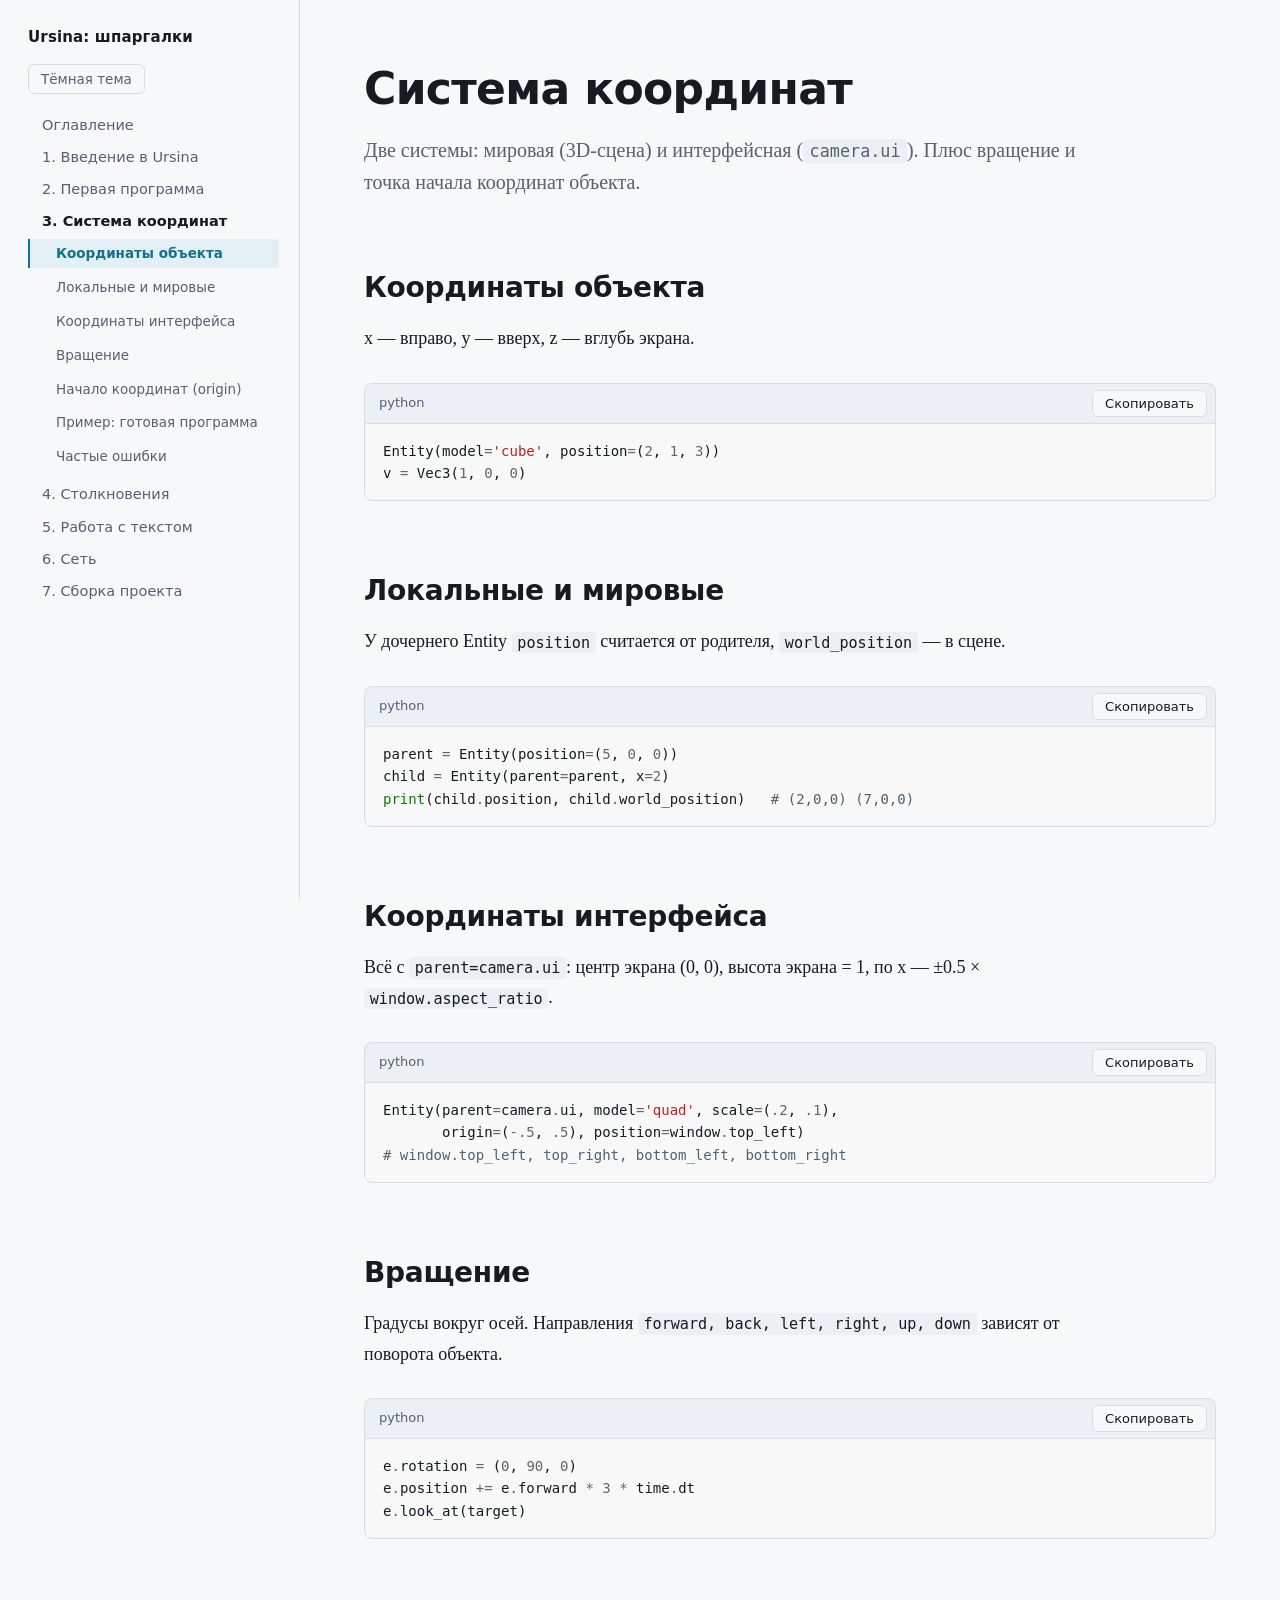
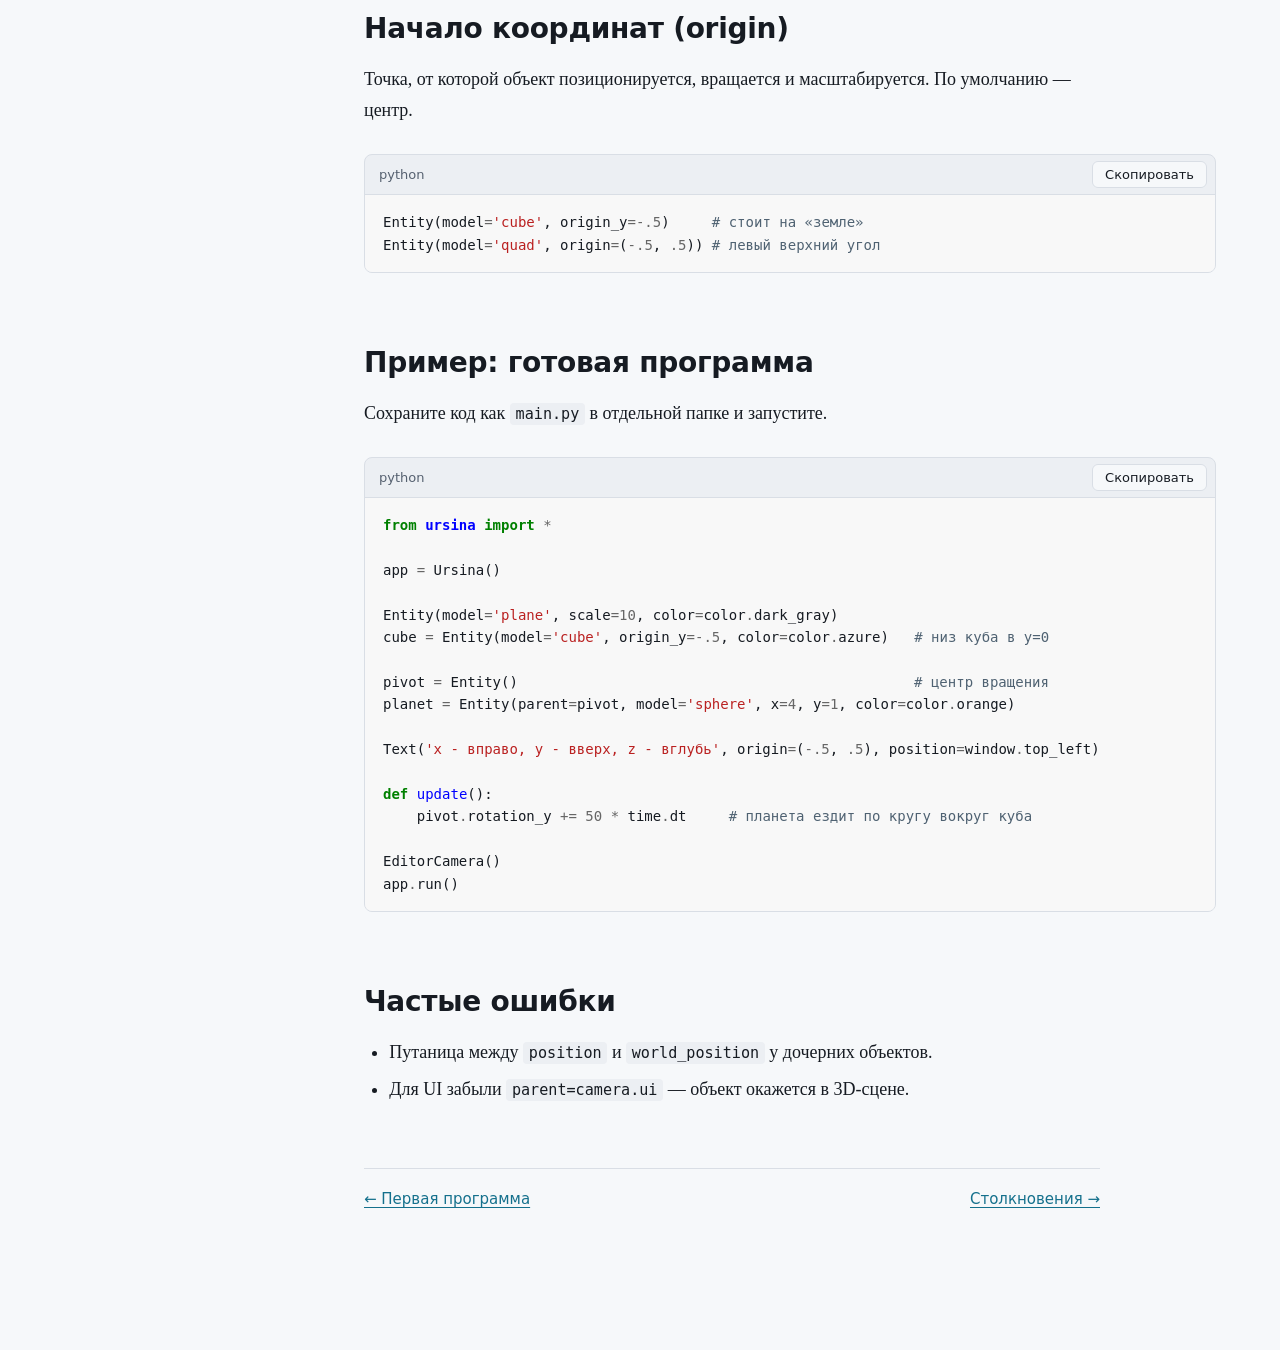
<file: 3-coordinates.html>
<!DOCTYPE html>
<html lang="ru">
<head>
<meta charset="utf-8">
<meta name="viewport" content="width=device-width, initial-scale=1, viewport-fit=cover">
<title>Система координат — шпаргалка Ursina</title>
<link rel="stylesheet" href="style.css">
<script>
/* Тема применяется до отрисовки, чтобы страница не мигала */
try { var t = localStorage.getItem('guide-theme'); if (t === 'dark' || t === 'light') document.documentElement.setAttribute('data-theme', t); } catch (e) {}
</script>
</head>
<body>
<div class="topbar"><button type="button" id="menu" aria-expanded="false" aria-controls="sidebar">Содержание</button><span>Система координат</span></div>
<div class="backdrop" id="backdrop"></div>
<div class="layout">
<aside class="sidebar" id="sidebar"><p class="brand">Ursina: шпаргалки</p><button type="button" class="theme-toggle" id="theme" hidden>Тёмная тема</button><nav class="toc" aria-label="Содержание"><ul><li><a href="index.html">Оглавление</a></li><li><a href="1-intro.html">1. Введение в Ursina</a></li><li><a href="2-first-program.html">2. Первая программа</a></li><li><a href="3-coordinates.html" aria-current="page">3. Система координат</a><ul><li><a href="#s1">Координаты объекта</a></li><li><a href="#s2">Локальные и мировые</a></li><li><a href="#s3">Координаты интерфейса</a></li><li><a href="#s4">Вращение</a></li><li><a href="#s5">Начало координат (origin)</a></li><li><a href="#ex">Пример: готовая программа</a></li><li><a href="#err">Частые ошибки</a></li></ul></li><li><a href="4-collisions.html">4. Столкновения</a></li><li><a href="5-text.html">5. Работа с текстом</a></li><li><a href="6-network.html">6. Сеть</a></li><li><a href="7-build.html">7. Сборка проекта</a></li></ul></nav></aside>
<main class="main"><article class="prose">
<header class="hero"><h1>Система координат</h1><p class="lead">Две системы: мировая (3D-сцена) и интерфейсная (<code>camera.ui</code>). Плюс вращение и точка начала координат объекта.</p></header>
<h2 id="s1">Координаты объекта<a class="anchor" href="#s1" title="Ссылка на раздел">#</a></h2>
<p>x — вправо, y — вверх, z — вглубь экрана.</p>
<figure class="code"><div class="code-bar"><span class="lang">python</span><button class="copy" type="button" hidden>Скопировать</button></div><pre tabindex="0"><code><span class="n">Entity</span><span class="p">(</span><span class="n">model</span><span class="o">=</span><span class="s1">&#39;cube&#39;</span><span class="p">,</span> <span class="n">position</span><span class="o">=</span><span class="p">(</span><span class="mi">2</span><span class="p">,</span> <span class="mi">1</span><span class="p">,</span> <span class="mi">3</span><span class="p">))</span>
<span class="n">v</span> <span class="o">=</span> <span class="n">Vec3</span><span class="p">(</span><span class="mi">1</span><span class="p">,</span> <span class="mi">0</span><span class="p">,</span> <span class="mi">0</span><span class="p">)</span></code></pre></figure>
<h2 id="s2">Локальные и мировые<a class="anchor" href="#s2" title="Ссылка на раздел">#</a></h2>
<p>У дочернего Entity <code>position</code> считается от родителя, <code>world_position</code> — в сцене.</p>
<figure class="code"><div class="code-bar"><span class="lang">python</span><button class="copy" type="button" hidden>Скопировать</button></div><pre tabindex="0"><code><span class="n">parent</span> <span class="o">=</span> <span class="n">Entity</span><span class="p">(</span><span class="n">position</span><span class="o">=</span><span class="p">(</span><span class="mi">5</span><span class="p">,</span> <span class="mi">0</span><span class="p">,</span> <span class="mi">0</span><span class="p">))</span>
<span class="n">child</span> <span class="o">=</span> <span class="n">Entity</span><span class="p">(</span><span class="n">parent</span><span class="o">=</span><span class="n">parent</span><span class="p">,</span> <span class="n">x</span><span class="o">=</span><span class="mi">2</span><span class="p">)</span>
<span class="nb">print</span><span class="p">(</span><span class="n">child</span><span class="o">.</span><span class="n">position</span><span class="p">,</span> <span class="n">child</span><span class="o">.</span><span class="n">world_position</span><span class="p">)</span>   <span class="c1"># (2,0,0) (7,0,0)</span></code></pre></figure>
<h2 id="s3">Координаты интерфейса<a class="anchor" href="#s3" title="Ссылка на раздел">#</a></h2>
<p>Всё с <code>parent=camera.ui</code>: центр экрана (0, 0), высота экрана = 1, по x — ±0.5 × <code>window.aspect_ratio</code>.</p>
<figure class="code"><div class="code-bar"><span class="lang">python</span><button class="copy" type="button" hidden>Скопировать</button></div><pre tabindex="0"><code><span class="n">Entity</span><span class="p">(</span><span class="n">parent</span><span class="o">=</span><span class="n">camera</span><span class="o">.</span><span class="n">ui</span><span class="p">,</span> <span class="n">model</span><span class="o">=</span><span class="s1">&#39;quad&#39;</span><span class="p">,</span> <span class="n">scale</span><span class="o">=</span><span class="p">(</span><span class="mf">.2</span><span class="p">,</span> <span class="mf">.1</span><span class="p">),</span>
       <span class="n">origin</span><span class="o">=</span><span class="p">(</span><span class="o">-</span><span class="mf">.5</span><span class="p">,</span> <span class="mf">.5</span><span class="p">),</span> <span class="n">position</span><span class="o">=</span><span class="n">window</span><span class="o">.</span><span class="n">top_left</span><span class="p">)</span>
<span class="c1"># window.top_left, top_right, bottom_left, bottom_right</span></code></pre></figure>
<h2 id="s4">Вращение<a class="anchor" href="#s4" title="Ссылка на раздел">#</a></h2>
<p>Градусы вокруг осей. Направления <code>forward, back, left, right, up, down</code> зависят от поворота объекта.</p>
<figure class="code"><div class="code-bar"><span class="lang">python</span><button class="copy" type="button" hidden>Скопировать</button></div><pre tabindex="0"><code><span class="n">e</span><span class="o">.</span><span class="n">rotation</span> <span class="o">=</span> <span class="p">(</span><span class="mi">0</span><span class="p">,</span> <span class="mi">90</span><span class="p">,</span> <span class="mi">0</span><span class="p">)</span>
<span class="n">e</span><span class="o">.</span><span class="n">position</span> <span class="o">+=</span> <span class="n">e</span><span class="o">.</span><span class="n">forward</span> <span class="o">*</span> <span class="mi">3</span> <span class="o">*</span> <span class="n">time</span><span class="o">.</span><span class="n">dt</span>
<span class="n">e</span><span class="o">.</span><span class="n">look_at</span><span class="p">(</span><span class="n">target</span><span class="p">)</span></code></pre></figure>
<h2 id="s5">Начало координат (origin)<a class="anchor" href="#s5" title="Ссылка на раздел">#</a></h2>
<p>Точка, от которой объект позиционируется, вращается и масштабируется. По умолчанию — центр.</p>
<figure class="code"><div class="code-bar"><span class="lang">python</span><button class="copy" type="button" hidden>Скопировать</button></div><pre tabindex="0"><code><span class="n">Entity</span><span class="p">(</span><span class="n">model</span><span class="o">=</span><span class="s1">&#39;cube&#39;</span><span class="p">,</span> <span class="n">origin_y</span><span class="o">=-</span><span class="mf">.5</span><span class="p">)</span>     <span class="c1"># стоит на «земле»</span>
<span class="n">Entity</span><span class="p">(</span><span class="n">model</span><span class="o">=</span><span class="s1">&#39;quad&#39;</span><span class="p">,</span> <span class="n">origin</span><span class="o">=</span><span class="p">(</span><span class="o">-</span><span class="mf">.5</span><span class="p">,</span> <span class="mf">.5</span><span class="p">))</span> <span class="c1"># левый верхний угол</span></code></pre></figure>
<h2 id="ex">Пример: готовая программа<a class="anchor" href="#ex" title="Ссылка на раздел">#</a></h2>
<p>Сохраните код как <code>main.py</code> в отдельной папке и запустите.</p>
<figure class="code"><div class="code-bar"><span class="lang">python</span><button class="copy" type="button" hidden>Скопировать</button></div><pre tabindex="0"><code><span class="kn">from</span><span class="w"> </span><span class="nn">ursina</span><span class="w"> </span><span class="kn">import</span> <span class="o">*</span>

<span class="n">app</span> <span class="o">=</span> <span class="n">Ursina</span><span class="p">()</span>

<span class="n">Entity</span><span class="p">(</span><span class="n">model</span><span class="o">=</span><span class="s1">&#39;plane&#39;</span><span class="p">,</span> <span class="n">scale</span><span class="o">=</span><span class="mi">10</span><span class="p">,</span> <span class="n">color</span><span class="o">=</span><span class="n">color</span><span class="o">.</span><span class="n">dark_gray</span><span class="p">)</span>
<span class="n">cube</span> <span class="o">=</span> <span class="n">Entity</span><span class="p">(</span><span class="n">model</span><span class="o">=</span><span class="s1">&#39;cube&#39;</span><span class="p">,</span> <span class="n">origin_y</span><span class="o">=-</span><span class="mf">.5</span><span class="p">,</span> <span class="n">color</span><span class="o">=</span><span class="n">color</span><span class="o">.</span><span class="n">azure</span><span class="p">)</span>   <span class="c1"># низ куба в y=0</span>

<span class="n">pivot</span> <span class="o">=</span> <span class="n">Entity</span><span class="p">()</span>                                               <span class="c1"># центр вращения</span>
<span class="n">planet</span> <span class="o">=</span> <span class="n">Entity</span><span class="p">(</span><span class="n">parent</span><span class="o">=</span><span class="n">pivot</span><span class="p">,</span> <span class="n">model</span><span class="o">=</span><span class="s1">&#39;sphere&#39;</span><span class="p">,</span> <span class="n">x</span><span class="o">=</span><span class="mi">4</span><span class="p">,</span> <span class="n">y</span><span class="o">=</span><span class="mi">1</span><span class="p">,</span> <span class="n">color</span><span class="o">=</span><span class="n">color</span><span class="o">.</span><span class="n">orange</span><span class="p">)</span>

<span class="n">Text</span><span class="p">(</span><span class="s1">&#39;x - вправо, y - вверх, z - вглубь&#39;</span><span class="p">,</span> <span class="n">origin</span><span class="o">=</span><span class="p">(</span><span class="o">-</span><span class="mf">.5</span><span class="p">,</span> <span class="mf">.5</span><span class="p">),</span> <span class="n">position</span><span class="o">=</span><span class="n">window</span><span class="o">.</span><span class="n">top_left</span><span class="p">)</span>

<span class="k">def</span><span class="w"> </span><span class="nf">update</span><span class="p">():</span>
    <span class="n">pivot</span><span class="o">.</span><span class="n">rotation_y</span> <span class="o">+=</span> <span class="mi">50</span> <span class="o">*</span> <span class="n">time</span><span class="o">.</span><span class="n">dt</span>     <span class="c1"># планета ездит по кругу вокруг куба</span>

<span class="n">EditorCamera</span><span class="p">()</span>
<span class="n">app</span><span class="o">.</span><span class="n">run</span><span class="p">()</span></code></pre></figure>
<h2 id="err">Частые ошибки<a class="anchor" href="#err" title="Ссылка на раздел">#</a></h2>
<ul><li>Путаница между <code>position</code> и <code>world_position</code> у дочерних объектов.</li><li>Для UI забыли <code>parent=camera.ui</code> — объект окажется в 3D-сцене.</li></ul>
<div class="pn"><a href="2-first-program.html">← Первая программа</a><a href="4-collisions.html">Столкновения →</a></div>
</article></main>
</div>
<script>
(function () {
  var root = document.documentElement;
  var body = document.body;

  /* ---------- Тема ---------- */
  var themeBtn = document.getElementById('theme');
  function effectiveTheme() {
    var t = root.getAttribute('data-theme');
    if (t) return t;
    return window.matchMedia && window.matchMedia('(prefers-color-scheme: dark)').matches ? 'dark' : 'light';
  }
  function updateThemeLabel() { themeBtn.textContent = effectiveTheme() === 'dark' ? 'Светлая тема' : 'Тёмная тема'; }
  themeBtn.hidden = false;
  updateThemeLabel();
  themeBtn.addEventListener('click', function () {
    var next = effectiveTheme() === 'dark' ? 'light' : 'dark';
    root.setAttribute('data-theme', next);
    try { localStorage.setItem('guide-theme', next); } catch (e) {}
    updateThemeLabel();
  });

  /* ---------- Копирование кода ---------- */
  function copyText(text) {
    if (navigator.clipboard && window.isSecureContext) return navigator.clipboard.writeText(text);
    return new Promise(function (resolve, reject) {
      var ta = document.createElement('textarea');
      ta.value = text; ta.setAttribute('readonly', '');
      ta.style.position = 'fixed'; ta.style.opacity = '0';
      document.body.appendChild(ta); ta.select();
      var ok = false;
      try { ok = document.execCommand('copy'); } catch (e) {}
      document.body.removeChild(ta);
      ok ? resolve() : reject(new Error('copy failed'));
    });
  }
  Array.prototype.forEach.call(document.querySelectorAll('.code'), function (fig) {
    var btn = fig.querySelector('.copy');
    var code = fig.querySelector('pre code');
    var timer;
    btn.hidden = false;
    btn.addEventListener('click', function () {
      copyText(code.textContent).then(function () {
        btn.textContent = 'Скопировано'; btn.dataset.state = 'done';
      }, function () {
        btn.textContent = 'Не удалось'; btn.dataset.state = 'fail';
      }).then(function () {
        clearTimeout(timer);
        timer = setTimeout(function () { btn.textContent = 'Скопировать'; delete btn.dataset.state; }, 1800);
      });
    });
  });

  /* ---------- Оглавление: подсветка текущего раздела ---------- */
  var nav = document.getElementById('sidebar');
  var links = Array.prototype.slice.call(document.querySelectorAll('.toc a'));
  var items = links.map(function (a) {
    return { a: a, h: document.getElementById(decodeURIComponent(a.getAttribute('href').slice(1))) };
  }).filter(function (x) { return x.h; });
  var current = null, ticking = false;

  function update() {
    ticking = false;
    var line = window.innerWidth <= 960 ? 96 : 80;
    var found = items.length ? items[0] : null;
    for (var i = 0; i < items.length; i++) {
      if (items[i].h.getBoundingClientRect().top <= line) found = items[i]; else break;
    }
    if (window.innerHeight + window.scrollY >= document.documentElement.scrollHeight - 4 && items.length) {
      found = items[items.length - 1];
    }
    if (!found || found === current) return;
    if (current) current.a.removeAttribute('aria-current');
    current = found;
    current.a.setAttribute('aria-current', 'location');
    var r = current.a.getBoundingClientRect(), b = nav.getBoundingClientRect();
    if (r.top < b.top + 60) nav.scrollTop -= (b.top + 60 - r.top);
    else if (r.bottom > b.bottom - 60) nav.scrollTop += (r.bottom - (b.bottom - 60));
  }
  window.addEventListener('scroll', function () {
    if (!ticking) { ticking = true; requestAnimationFrame(update); }
  }, { passive: true });
  window.addEventListener('resize', update);
  update();

  /* ---------- Мобильное меню ---------- */
  var menu = document.getElementById('menu');
  function setNav(open) {
    body.classList.toggle('nav-open', open);
    menu.setAttribute('aria-expanded', open ? 'true' : 'false');
  }
  menu.addEventListener('click', function () { setNav(!body.classList.contains('nav-open')); });
  document.getElementById('backdrop').addEventListener('click', function () { setNav(false); });
  document.addEventListener('keydown', function (e) { if (e.key === 'Escape') setNav(false); });
  links.forEach(function (a) { a.addEventListener('click', function () { setNav(false); }); });
})();
</script>
</body>
</html>
</file>
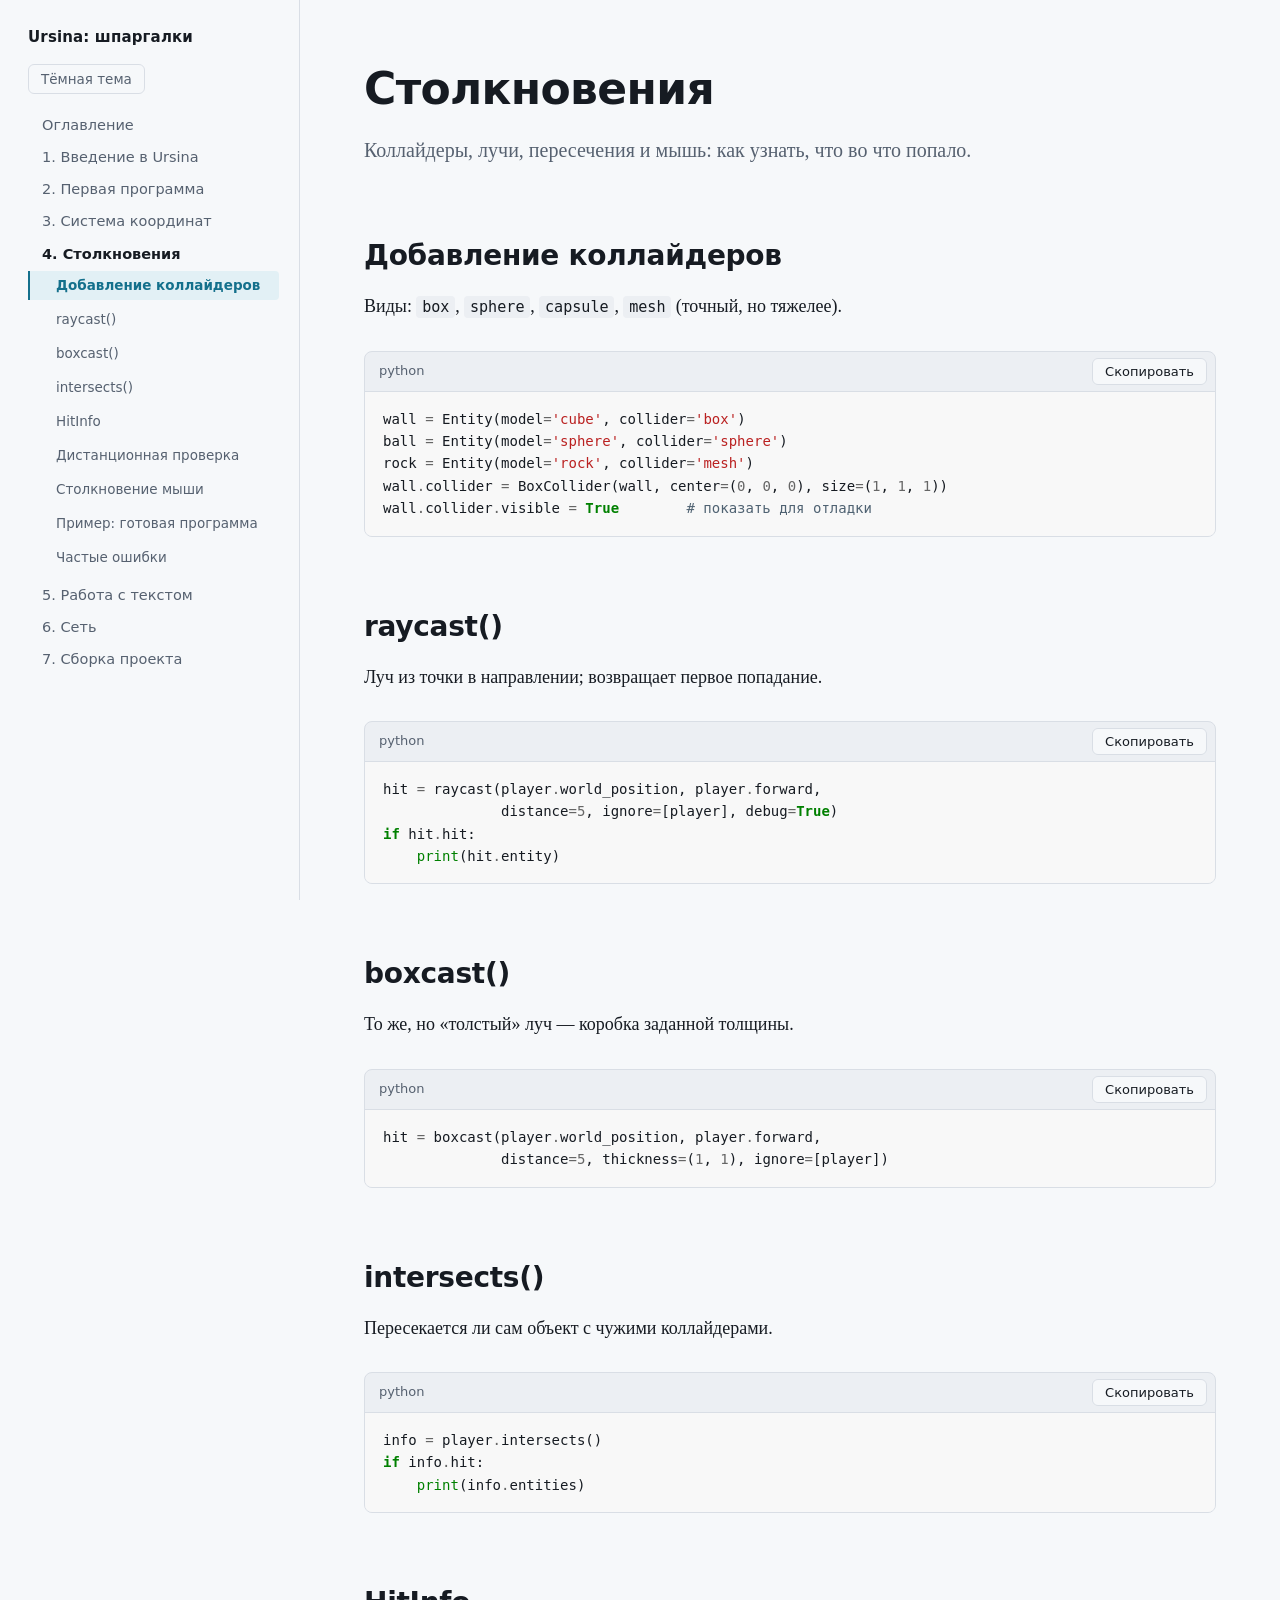
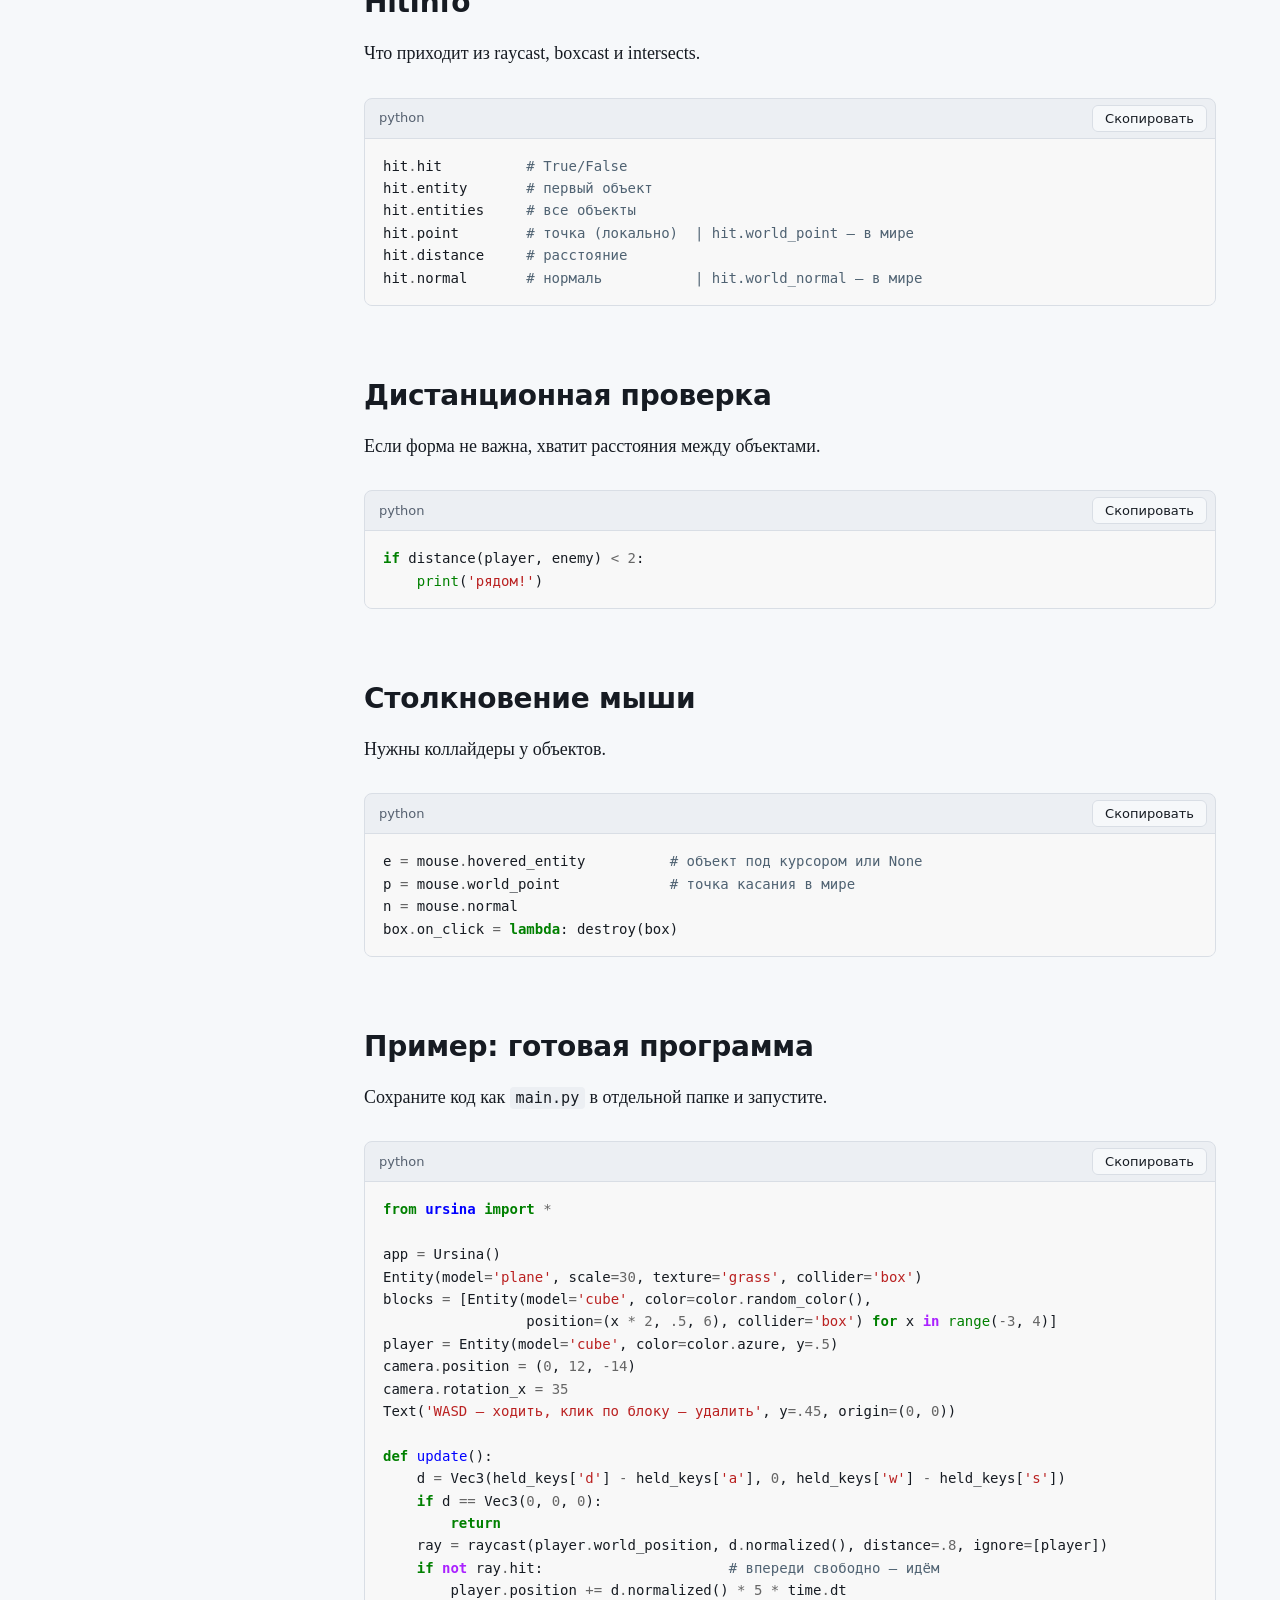
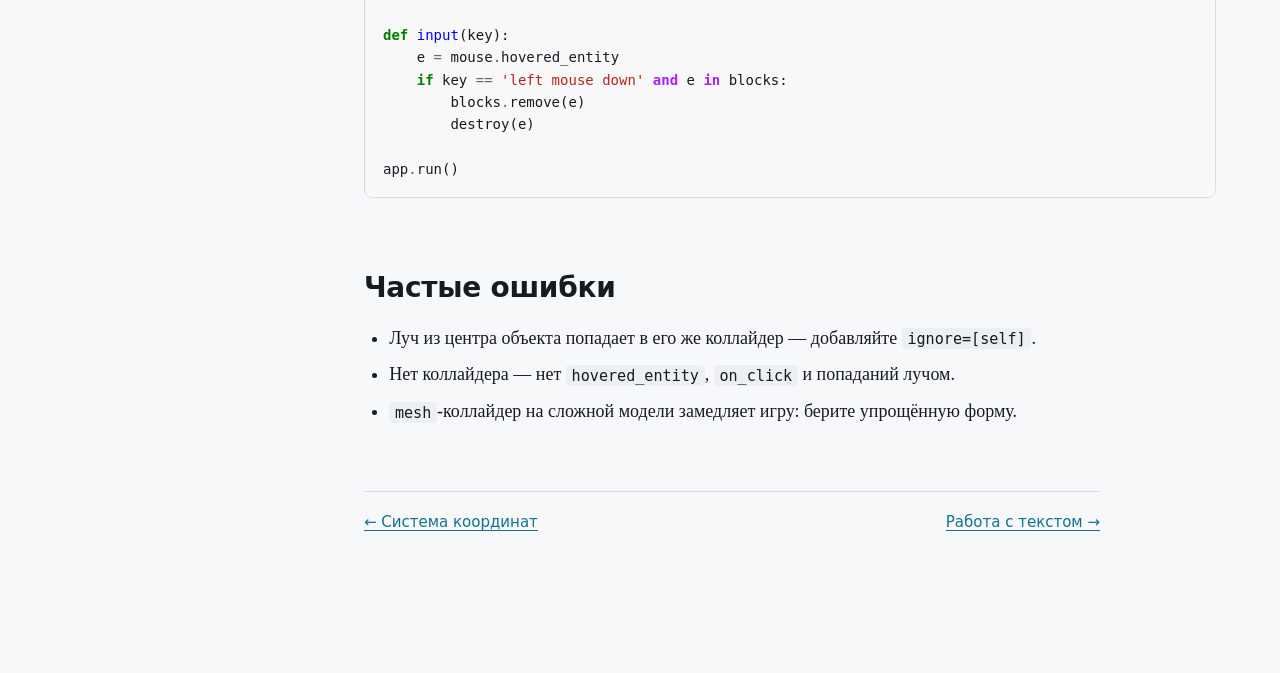
<file: 4-collisions.html>
<!DOCTYPE html>
<html lang="ru">
<head>
<meta charset="utf-8">
<meta name="viewport" content="width=device-width, initial-scale=1, viewport-fit=cover">
<title>Столкновения — шпаргалка Ursina</title>
<link rel="stylesheet" href="style.css">
<script>
/* Тема применяется до отрисовки, чтобы страница не мигала */
try { var t = localStorage.getItem('guide-theme'); if (t === 'dark' || t === 'light') document.documentElement.setAttribute('data-theme', t); } catch (e) {}
</script>
</head>
<body>
<div class="topbar"><button type="button" id="menu" aria-expanded="false" aria-controls="sidebar">Содержание</button><span>Столкновения</span></div>
<div class="backdrop" id="backdrop"></div>
<div class="layout">
<aside class="sidebar" id="sidebar"><p class="brand">Ursina: шпаргалки</p><button type="button" class="theme-toggle" id="theme" hidden>Тёмная тема</button><nav class="toc" aria-label="Содержание"><ul><li><a href="index.html">Оглавление</a></li><li><a href="1-intro.html">1. Введение в Ursina</a></li><li><a href="2-first-program.html">2. Первая программа</a></li><li><a href="3-coordinates.html">3. Система координат</a></li><li><a href="4-collisions.html" aria-current="page">4. Столкновения</a><ul><li><a href="#s1">Добавление коллайдеров</a></li><li><a href="#s2">raycast()</a></li><li><a href="#s3">boxcast()</a></li><li><a href="#s4">intersects()</a></li><li><a href="#s5">HitInfo</a></li><li><a href="#s6">Дистанционная проверка</a></li><li><a href="#s7">Столкновение мыши</a></li><li><a href="#ex">Пример: готовая программа</a></li><li><a href="#err">Частые ошибки</a></li></ul></li><li><a href="5-text.html">5. Работа с текстом</a></li><li><a href="6-network.html">6. Сеть</a></li><li><a href="7-build.html">7. Сборка проекта</a></li></ul></nav></aside>
<main class="main"><article class="prose">
<header class="hero"><h1>Столкновения</h1><p class="lead">Коллайдеры, лучи, пересечения и мышь: как узнать, что во что попало.</p></header>
<h2 id="s1">Добавление коллайдеров<a class="anchor" href="#s1" title="Ссылка на раздел">#</a></h2>
<p>Виды: <code>box</code>, <code>sphere</code>, <code>capsule</code>, <code>mesh</code> (точный, но тяжелее).</p>
<figure class="code"><div class="code-bar"><span class="lang">python</span><button class="copy" type="button" hidden>Скопировать</button></div><pre tabindex="0"><code><span class="n">wall</span> <span class="o">=</span> <span class="n">Entity</span><span class="p">(</span><span class="n">model</span><span class="o">=</span><span class="s1">&#39;cube&#39;</span><span class="p">,</span> <span class="n">collider</span><span class="o">=</span><span class="s1">&#39;box&#39;</span><span class="p">)</span>
<span class="n">ball</span> <span class="o">=</span> <span class="n">Entity</span><span class="p">(</span><span class="n">model</span><span class="o">=</span><span class="s1">&#39;sphere&#39;</span><span class="p">,</span> <span class="n">collider</span><span class="o">=</span><span class="s1">&#39;sphere&#39;</span><span class="p">)</span>
<span class="n">rock</span> <span class="o">=</span> <span class="n">Entity</span><span class="p">(</span><span class="n">model</span><span class="o">=</span><span class="s1">&#39;rock&#39;</span><span class="p">,</span> <span class="n">collider</span><span class="o">=</span><span class="s1">&#39;mesh&#39;</span><span class="p">)</span>
<span class="n">wall</span><span class="o">.</span><span class="n">collider</span> <span class="o">=</span> <span class="n">BoxCollider</span><span class="p">(</span><span class="n">wall</span><span class="p">,</span> <span class="n">center</span><span class="o">=</span><span class="p">(</span><span class="mi">0</span><span class="p">,</span> <span class="mi">0</span><span class="p">,</span> <span class="mi">0</span><span class="p">),</span> <span class="n">size</span><span class="o">=</span><span class="p">(</span><span class="mi">1</span><span class="p">,</span> <span class="mi">1</span><span class="p">,</span> <span class="mi">1</span><span class="p">))</span>
<span class="n">wall</span><span class="o">.</span><span class="n">collider</span><span class="o">.</span><span class="n">visible</span> <span class="o">=</span> <span class="kc">True</span>        <span class="c1"># показать для отладки</span></code></pre></figure>
<h2 id="s2">raycast()<a class="anchor" href="#s2" title="Ссылка на раздел">#</a></h2>
<p>Луч из точки в направлении; возвращает первое попадание.</p>
<figure class="code"><div class="code-bar"><span class="lang">python</span><button class="copy" type="button" hidden>Скопировать</button></div><pre tabindex="0"><code><span class="n">hit</span> <span class="o">=</span> <span class="n">raycast</span><span class="p">(</span><span class="n">player</span><span class="o">.</span><span class="n">world_position</span><span class="p">,</span> <span class="n">player</span><span class="o">.</span><span class="n">forward</span><span class="p">,</span>
              <span class="n">distance</span><span class="o">=</span><span class="mi">5</span><span class="p">,</span> <span class="n">ignore</span><span class="o">=</span><span class="p">[</span><span class="n">player</span><span class="p">],</span> <span class="n">debug</span><span class="o">=</span><span class="kc">True</span><span class="p">)</span>
<span class="k">if</span> <span class="n">hit</span><span class="o">.</span><span class="n">hit</span><span class="p">:</span>
    <span class="nb">print</span><span class="p">(</span><span class="n">hit</span><span class="o">.</span><span class="n">entity</span><span class="p">)</span></code></pre></figure>
<h2 id="s3">boxcast()<a class="anchor" href="#s3" title="Ссылка на раздел">#</a></h2>
<p>То же, но «толстый» луч — коробка заданной толщины.</p>
<figure class="code"><div class="code-bar"><span class="lang">python</span><button class="copy" type="button" hidden>Скопировать</button></div><pre tabindex="0"><code><span class="n">hit</span> <span class="o">=</span> <span class="n">boxcast</span><span class="p">(</span><span class="n">player</span><span class="o">.</span><span class="n">world_position</span><span class="p">,</span> <span class="n">player</span><span class="o">.</span><span class="n">forward</span><span class="p">,</span>
              <span class="n">distance</span><span class="o">=</span><span class="mi">5</span><span class="p">,</span> <span class="n">thickness</span><span class="o">=</span><span class="p">(</span><span class="mi">1</span><span class="p">,</span> <span class="mi">1</span><span class="p">),</span> <span class="n">ignore</span><span class="o">=</span><span class="p">[</span><span class="n">player</span><span class="p">])</span></code></pre></figure>
<h2 id="s4">intersects()<a class="anchor" href="#s4" title="Ссылка на раздел">#</a></h2>
<p>Пересекается ли сам объект с чужими коллайдерами.</p>
<figure class="code"><div class="code-bar"><span class="lang">python</span><button class="copy" type="button" hidden>Скопировать</button></div><pre tabindex="0"><code><span class="n">info</span> <span class="o">=</span> <span class="n">player</span><span class="o">.</span><span class="n">intersects</span><span class="p">()</span>
<span class="k">if</span> <span class="n">info</span><span class="o">.</span><span class="n">hit</span><span class="p">:</span>
    <span class="nb">print</span><span class="p">(</span><span class="n">info</span><span class="o">.</span><span class="n">entities</span><span class="p">)</span></code></pre></figure>
<h2 id="s5">HitInfo<a class="anchor" href="#s5" title="Ссылка на раздел">#</a></h2>
<p>Что приходит из raycast, boxcast и intersects.</p>
<figure class="code"><div class="code-bar"><span class="lang">python</span><button class="copy" type="button" hidden>Скопировать</button></div><pre tabindex="0"><code><span class="n">hit</span><span class="o">.</span><span class="n">hit</span>          <span class="c1"># True/False</span>
<span class="n">hit</span><span class="o">.</span><span class="n">entity</span>       <span class="c1"># первый объект</span>
<span class="n">hit</span><span class="o">.</span><span class="n">entities</span>     <span class="c1"># все объекты</span>
<span class="n">hit</span><span class="o">.</span><span class="n">point</span>        <span class="c1"># точка (локально)  | hit.world_point — в мире</span>
<span class="n">hit</span><span class="o">.</span><span class="n">distance</span>     <span class="c1"># расстояние</span>
<span class="n">hit</span><span class="o">.</span><span class="n">normal</span>       <span class="c1"># нормаль           | hit.world_normal — в мире</span></code></pre></figure>
<h2 id="s6">Дистанционная проверка<a class="anchor" href="#s6" title="Ссылка на раздел">#</a></h2>
<p>Если форма не важна, хватит расстояния между объектами.</p>
<figure class="code"><div class="code-bar"><span class="lang">python</span><button class="copy" type="button" hidden>Скопировать</button></div><pre tabindex="0"><code><span class="k">if</span> <span class="n">distance</span><span class="p">(</span><span class="n">player</span><span class="p">,</span> <span class="n">enemy</span><span class="p">)</span> <span class="o">&lt;</span> <span class="mi">2</span><span class="p">:</span>
    <span class="nb">print</span><span class="p">(</span><span class="s1">&#39;рядом!&#39;</span><span class="p">)</span></code></pre></figure>
<h2 id="s7">Столкновение мыши<a class="anchor" href="#s7" title="Ссылка на раздел">#</a></h2>
<p>Нужны коллайдеры у объектов.</p>
<figure class="code"><div class="code-bar"><span class="lang">python</span><button class="copy" type="button" hidden>Скопировать</button></div><pre tabindex="0"><code><span class="n">e</span> <span class="o">=</span> <span class="n">mouse</span><span class="o">.</span><span class="n">hovered_entity</span>          <span class="c1"># объект под курсором или None</span>
<span class="n">p</span> <span class="o">=</span> <span class="n">mouse</span><span class="o">.</span><span class="n">world_point</span>             <span class="c1"># точка касания в мире</span>
<span class="n">n</span> <span class="o">=</span> <span class="n">mouse</span><span class="o">.</span><span class="n">normal</span>
<span class="n">box</span><span class="o">.</span><span class="n">on_click</span> <span class="o">=</span> <span class="k">lambda</span><span class="p">:</span> <span class="n">destroy</span><span class="p">(</span><span class="n">box</span><span class="p">)</span></code></pre></figure>
<h2 id="ex">Пример: готовая программа<a class="anchor" href="#ex" title="Ссылка на раздел">#</a></h2>
<p>Сохраните код как <code>main.py</code> в отдельной папке и запустите.</p>
<figure class="code"><div class="code-bar"><span class="lang">python</span><button class="copy" type="button" hidden>Скопировать</button></div><pre tabindex="0"><code><span class="kn">from</span><span class="w"> </span><span class="nn">ursina</span><span class="w"> </span><span class="kn">import</span> <span class="o">*</span>

<span class="n">app</span> <span class="o">=</span> <span class="n">Ursina</span><span class="p">()</span>
<span class="n">Entity</span><span class="p">(</span><span class="n">model</span><span class="o">=</span><span class="s1">&#39;plane&#39;</span><span class="p">,</span> <span class="n">scale</span><span class="o">=</span><span class="mi">30</span><span class="p">,</span> <span class="n">texture</span><span class="o">=</span><span class="s1">&#39;grass&#39;</span><span class="p">,</span> <span class="n">collider</span><span class="o">=</span><span class="s1">&#39;box&#39;</span><span class="p">)</span>
<span class="n">blocks</span> <span class="o">=</span> <span class="p">[</span><span class="n">Entity</span><span class="p">(</span><span class="n">model</span><span class="o">=</span><span class="s1">&#39;cube&#39;</span><span class="p">,</span> <span class="n">color</span><span class="o">=</span><span class="n">color</span><span class="o">.</span><span class="n">random_color</span><span class="p">(),</span>
                 <span class="n">position</span><span class="o">=</span><span class="p">(</span><span class="n">x</span> <span class="o">*</span> <span class="mi">2</span><span class="p">,</span> <span class="mf">.5</span><span class="p">,</span> <span class="mi">6</span><span class="p">),</span> <span class="n">collider</span><span class="o">=</span><span class="s1">&#39;box&#39;</span><span class="p">)</span> <span class="k">for</span> <span class="n">x</span> <span class="ow">in</span> <span class="nb">range</span><span class="p">(</span><span class="o">-</span><span class="mi">3</span><span class="p">,</span> <span class="mi">4</span><span class="p">)]</span>
<span class="n">player</span> <span class="o">=</span> <span class="n">Entity</span><span class="p">(</span><span class="n">model</span><span class="o">=</span><span class="s1">&#39;cube&#39;</span><span class="p">,</span> <span class="n">color</span><span class="o">=</span><span class="n">color</span><span class="o">.</span><span class="n">azure</span><span class="p">,</span> <span class="n">y</span><span class="o">=</span><span class="mf">.5</span><span class="p">)</span>
<span class="n">camera</span><span class="o">.</span><span class="n">position</span> <span class="o">=</span> <span class="p">(</span><span class="mi">0</span><span class="p">,</span> <span class="mi">12</span><span class="p">,</span> <span class="o">-</span><span class="mi">14</span><span class="p">)</span>
<span class="n">camera</span><span class="o">.</span><span class="n">rotation_x</span> <span class="o">=</span> <span class="mi">35</span>
<span class="n">Text</span><span class="p">(</span><span class="s1">&#39;WASD — ходить, клик по блоку — удалить&#39;</span><span class="p">,</span> <span class="n">y</span><span class="o">=</span><span class="mf">.45</span><span class="p">,</span> <span class="n">origin</span><span class="o">=</span><span class="p">(</span><span class="mi">0</span><span class="p">,</span> <span class="mi">0</span><span class="p">))</span>

<span class="k">def</span><span class="w"> </span><span class="nf">update</span><span class="p">():</span>
    <span class="n">d</span> <span class="o">=</span> <span class="n">Vec3</span><span class="p">(</span><span class="n">held_keys</span><span class="p">[</span><span class="s1">&#39;d&#39;</span><span class="p">]</span> <span class="o">-</span> <span class="n">held_keys</span><span class="p">[</span><span class="s1">&#39;a&#39;</span><span class="p">],</span> <span class="mi">0</span><span class="p">,</span> <span class="n">held_keys</span><span class="p">[</span><span class="s1">&#39;w&#39;</span><span class="p">]</span> <span class="o">-</span> <span class="n">held_keys</span><span class="p">[</span><span class="s1">&#39;s&#39;</span><span class="p">])</span>
    <span class="k">if</span> <span class="n">d</span> <span class="o">==</span> <span class="n">Vec3</span><span class="p">(</span><span class="mi">0</span><span class="p">,</span> <span class="mi">0</span><span class="p">,</span> <span class="mi">0</span><span class="p">):</span>
        <span class="k">return</span>
    <span class="n">ray</span> <span class="o">=</span> <span class="n">raycast</span><span class="p">(</span><span class="n">player</span><span class="o">.</span><span class="n">world_position</span><span class="p">,</span> <span class="n">d</span><span class="o">.</span><span class="n">normalized</span><span class="p">(),</span> <span class="n">distance</span><span class="o">=</span><span class="mf">.8</span><span class="p">,</span> <span class="n">ignore</span><span class="o">=</span><span class="p">[</span><span class="n">player</span><span class="p">])</span>
    <span class="k">if</span> <span class="ow">not</span> <span class="n">ray</span><span class="o">.</span><span class="n">hit</span><span class="p">:</span>                      <span class="c1"># впереди свободно — идём</span>
        <span class="n">player</span><span class="o">.</span><span class="n">position</span> <span class="o">+=</span> <span class="n">d</span><span class="o">.</span><span class="n">normalized</span><span class="p">()</span> <span class="o">*</span> <span class="mi">5</span> <span class="o">*</span> <span class="n">time</span><span class="o">.</span><span class="n">dt</span>

<span class="k">def</span><span class="w"> </span><span class="nf">input</span><span class="p">(</span><span class="n">key</span><span class="p">):</span>
    <span class="n">e</span> <span class="o">=</span> <span class="n">mouse</span><span class="o">.</span><span class="n">hovered_entity</span>
    <span class="k">if</span> <span class="n">key</span> <span class="o">==</span> <span class="s1">&#39;left mouse down&#39;</span> <span class="ow">and</span> <span class="n">e</span> <span class="ow">in</span> <span class="n">blocks</span><span class="p">:</span>
        <span class="n">blocks</span><span class="o">.</span><span class="n">remove</span><span class="p">(</span><span class="n">e</span><span class="p">)</span>
        <span class="n">destroy</span><span class="p">(</span><span class="n">e</span><span class="p">)</span>

<span class="n">app</span><span class="o">.</span><span class="n">run</span><span class="p">()</span></code></pre></figure>
<h2 id="err">Частые ошибки<a class="anchor" href="#err" title="Ссылка на раздел">#</a></h2>
<ul><li>Луч из центра объекта попадает в его же коллайдер — добавляйте <code>ignore=[self]</code>.</li><li>Нет коллайдера — нет <code>hovered_entity</code>, <code>on_click</code> и попаданий лучом.</li><li><code>mesh</code>-коллайдер на сложной модели замедляет игру: берите упрощённую форму.</li></ul>
<div class="pn"><a href="3-coordinates.html">← Система координат</a><a href="5-text.html">Работа с текстом →</a></div>
</article></main>
</div>
<script>
(function () {
  var root = document.documentElement;
  var body = document.body;

  /* ---------- Тема ---------- */
  var themeBtn = document.getElementById('theme');
  function effectiveTheme() {
    var t = root.getAttribute('data-theme');
    if (t) return t;
    return window.matchMedia && window.matchMedia('(prefers-color-scheme: dark)').matches ? 'dark' : 'light';
  }
  function updateThemeLabel() { themeBtn.textContent = effectiveTheme() === 'dark' ? 'Светлая тема' : 'Тёмная тема'; }
  themeBtn.hidden = false;
  updateThemeLabel();
  themeBtn.addEventListener('click', function () {
    var next = effectiveTheme() === 'dark' ? 'light' : 'dark';
    root.setAttribute('data-theme', next);
    try { localStorage.setItem('guide-theme', next); } catch (e) {}
    updateThemeLabel();
  });

  /* ---------- Копирование кода ---------- */
  function copyText(text) {
    if (navigator.clipboard && window.isSecureContext) return navigator.clipboard.writeText(text);
    return new Promise(function (resolve, reject) {
      var ta = document.createElement('textarea');
      ta.value = text; ta.setAttribute('readonly', '');
      ta.style.position = 'fixed'; ta.style.opacity = '0';
      document.body.appendChild(ta); ta.select();
      var ok = false;
      try { ok = document.execCommand('copy'); } catch (e) {}
      document.body.removeChild(ta);
      ok ? resolve() : reject(new Error('copy failed'));
    });
  }
  Array.prototype.forEach.call(document.querySelectorAll('.code'), function (fig) {
    var btn = fig.querySelector('.copy');
    var code = fig.querySelector('pre code');
    var timer;
    btn.hidden = false;
    btn.addEventListener('click', function () {
      copyText(code.textContent).then(function () {
        btn.textContent = 'Скопировано'; btn.dataset.state = 'done';
      }, function () {
        btn.textContent = 'Не удалось'; btn.dataset.state = 'fail';
      }).then(function () {
        clearTimeout(timer);
        timer = setTimeout(function () { btn.textContent = 'Скопировать'; delete btn.dataset.state; }, 1800);
      });
    });
  });

  /* ---------- Оглавление: подсветка текущего раздела ---------- */
  var nav = document.getElementById('sidebar');
  var links = Array.prototype.slice.call(document.querySelectorAll('.toc a'));
  var items = links.map(function (a) {
    return { a: a, h: document.getElementById(decodeURIComponent(a.getAttribute('href').slice(1))) };
  }).filter(function (x) { return x.h; });
  var current = null, ticking = false;

  function update() {
    ticking = false;
    var line = window.innerWidth <= 960 ? 96 : 80;
    var found = items.length ? items[0] : null;
    for (var i = 0; i < items.length; i++) {
      if (items[i].h.getBoundingClientRect().top <= line) found = items[i]; else break;
    }
    if (window.innerHeight + window.scrollY >= document.documentElement.scrollHeight - 4 && items.length) {
      found = items[items.length - 1];
    }
    if (!found || found === current) return;
    if (current) current.a.removeAttribute('aria-current');
    current = found;
    current.a.setAttribute('aria-current', 'location');
    var r = current.a.getBoundingClientRect(), b = nav.getBoundingClientRect();
    if (r.top < b.top + 60) nav.scrollTop -= (b.top + 60 - r.top);
    else if (r.bottom > b.bottom - 60) nav.scrollTop += (r.bottom - (b.bottom - 60));
  }
  window.addEventListener('scroll', function () {
    if (!ticking) { ticking = true; requestAnimationFrame(update); }
  }, { passive: true });
  window.addEventListener('resize', update);
  update();

  /* ---------- Мобильное меню ---------- */
  var menu = document.getElementById('menu');
  function setNav(open) {
    body.classList.toggle('nav-open', open);
    menu.setAttribute('aria-expanded', open ? 'true' : 'false');
  }
  menu.addEventListener('click', function () { setNav(!body.classList.contains('nav-open')); });
  document.getElementById('backdrop').addEventListener('click', function () { setNav(false); });
  document.addEventListener('keydown', function (e) { if (e.key === 'Escape') setNav(false); });
  links.forEach(function (a) { a.addEventListener('click', function () { setNav(false); }); });
})();
</script>
</body>
</html>
</file>
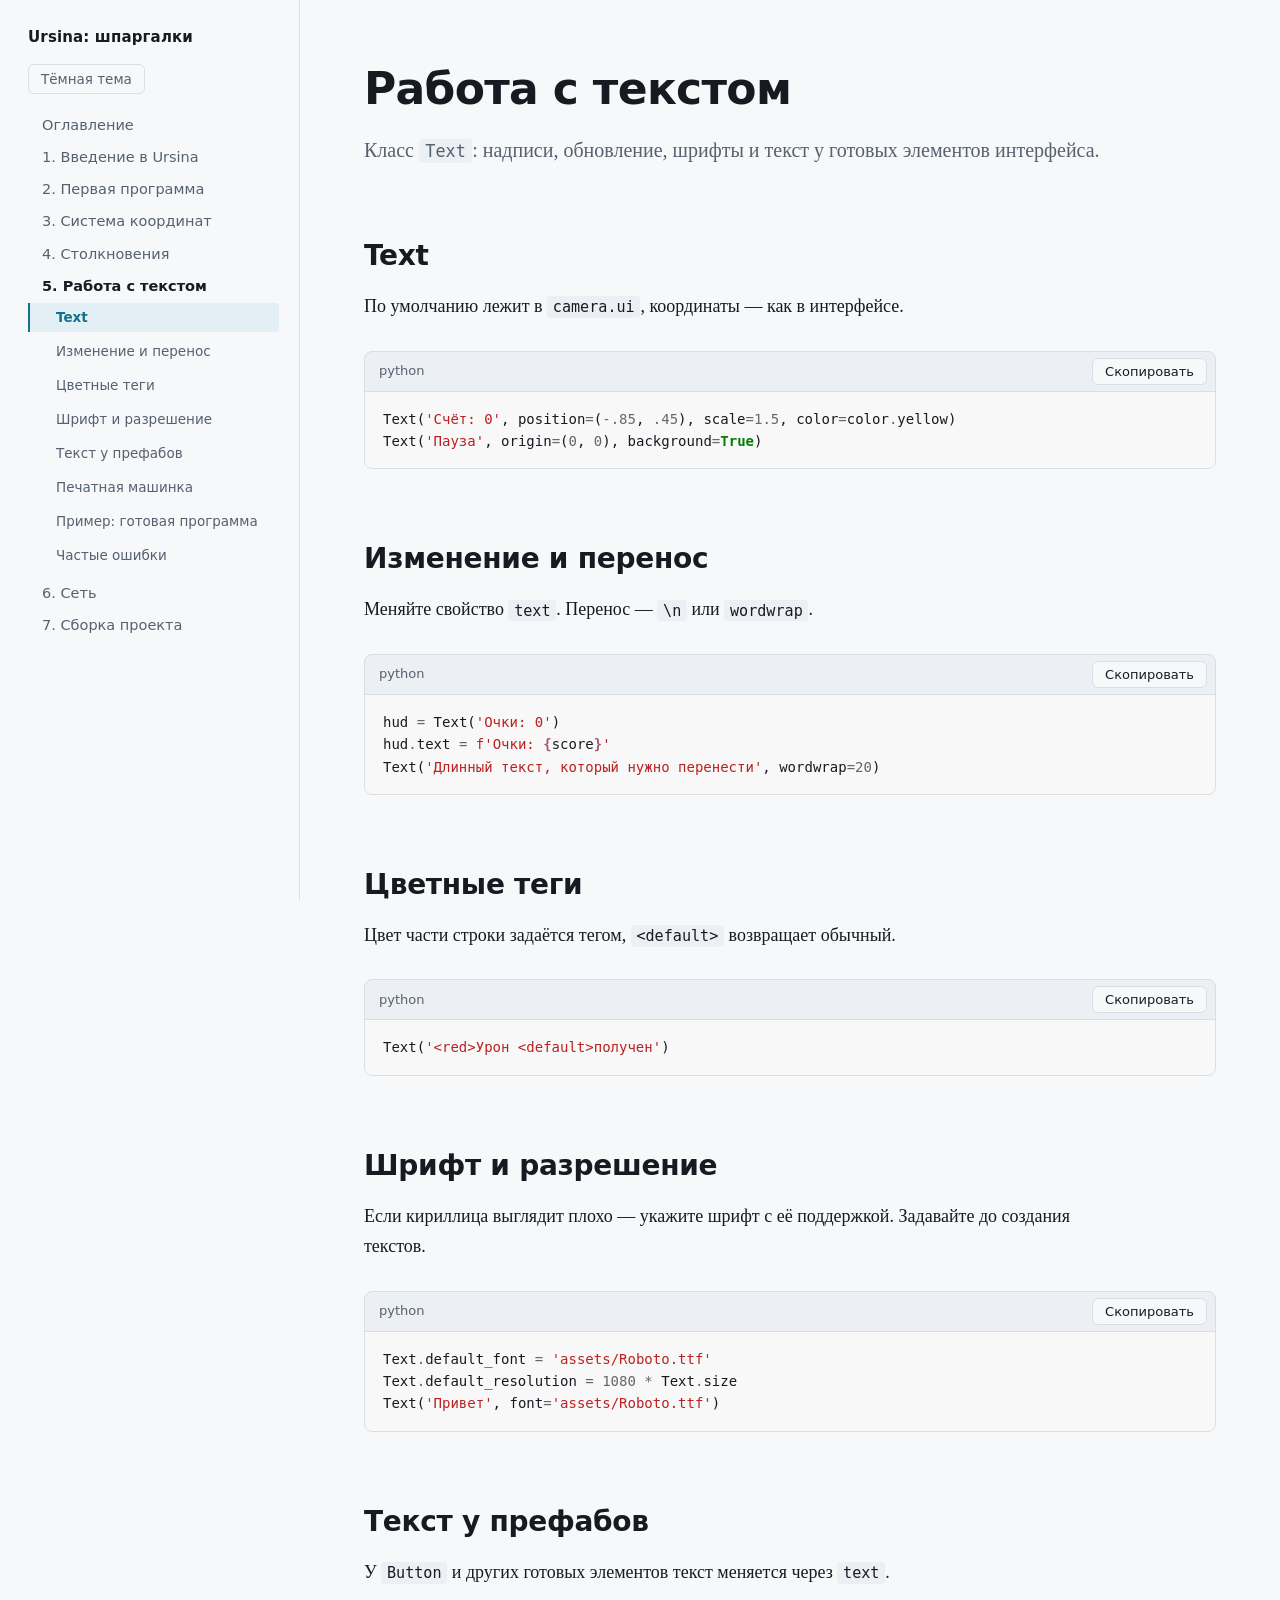
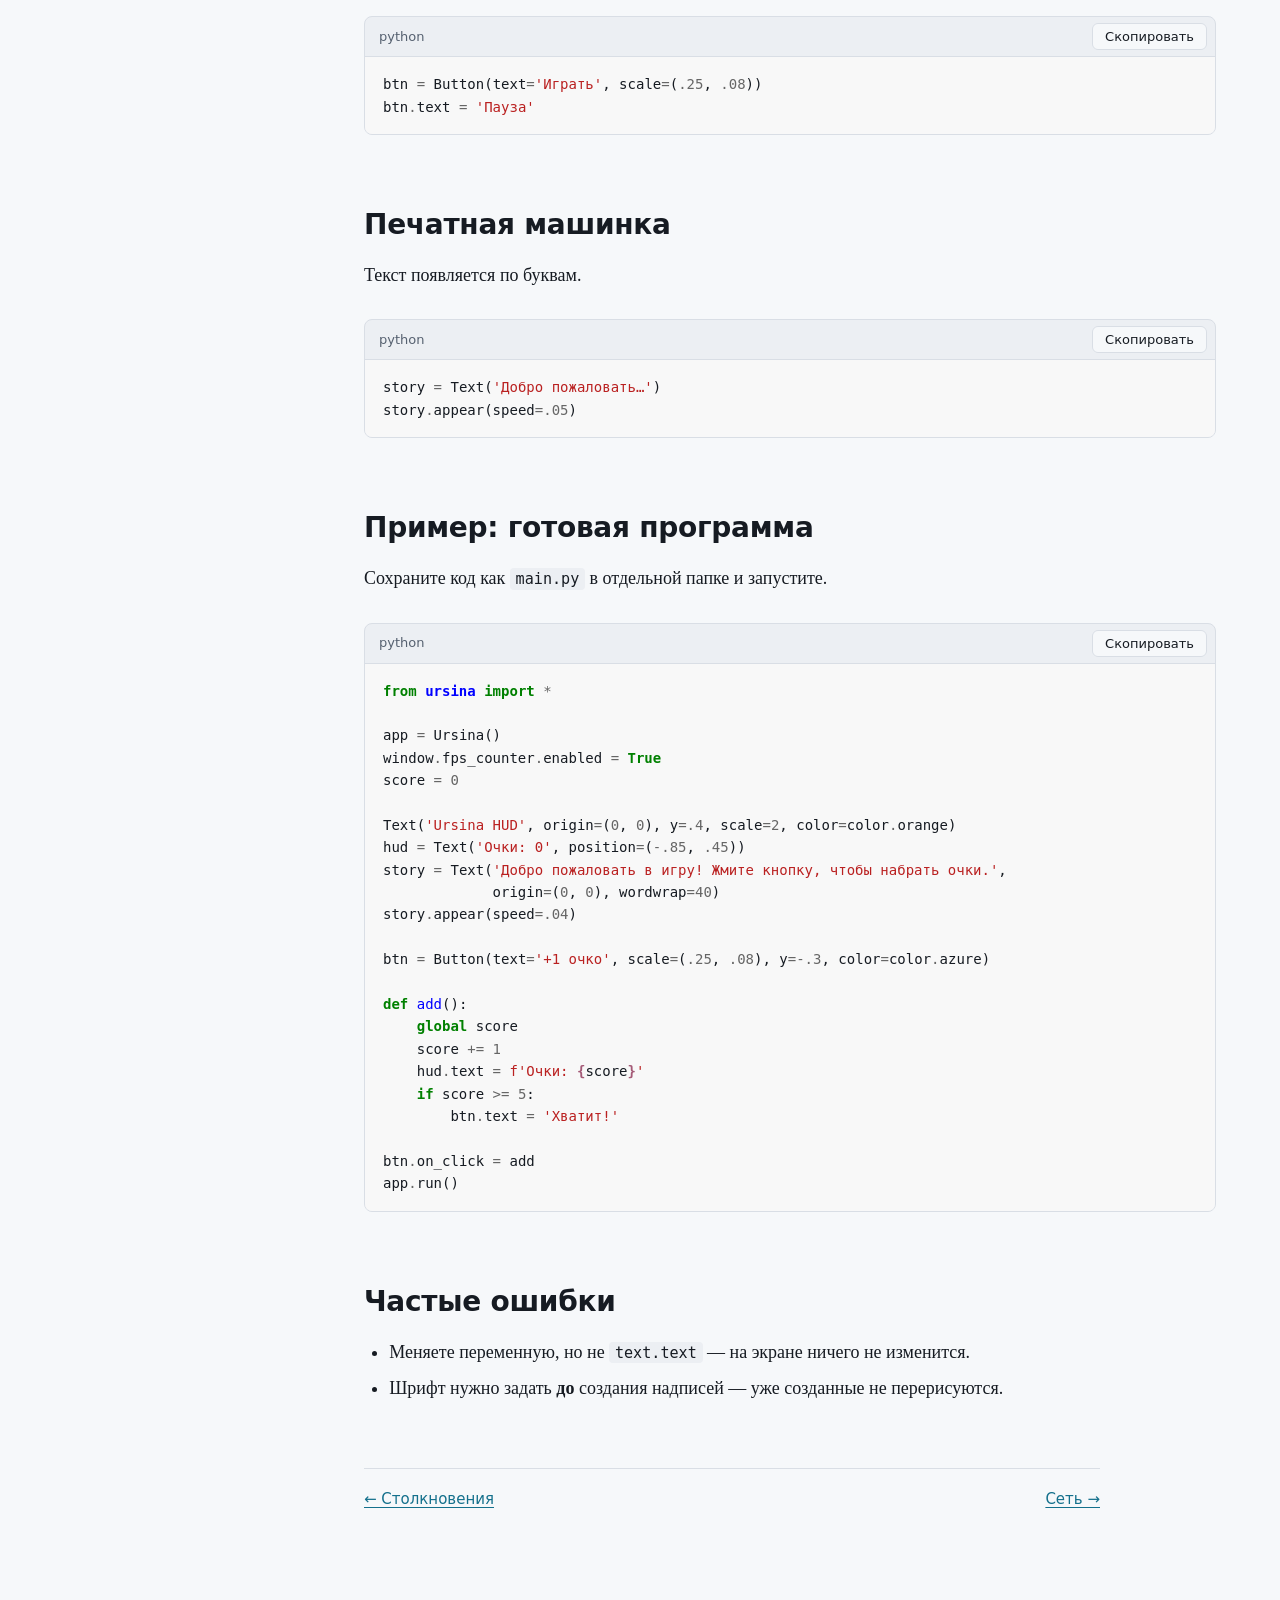
<file: 5-text.html>
<!DOCTYPE html>
<html lang="ru">
<head>
<meta charset="utf-8">
<meta name="viewport" content="width=device-width, initial-scale=1, viewport-fit=cover">
<title>Работа с текстом — шпаргалка Ursina</title>
<link rel="stylesheet" href="style.css">
<script>
/* Тема применяется до отрисовки, чтобы страница не мигала */
try { var t = localStorage.getItem('guide-theme'); if (t === 'dark' || t === 'light') document.documentElement.setAttribute('data-theme', t); } catch (e) {}
</script>
</head>
<body>
<div class="topbar"><button type="button" id="menu" aria-expanded="false" aria-controls="sidebar">Содержание</button><span>Работа с текстом</span></div>
<div class="backdrop" id="backdrop"></div>
<div class="layout">
<aside class="sidebar" id="sidebar"><p class="brand">Ursina: шпаргалки</p><button type="button" class="theme-toggle" id="theme" hidden>Тёмная тема</button><nav class="toc" aria-label="Содержание"><ul><li><a href="index.html">Оглавление</a></li><li><a href="1-intro.html">1. Введение в Ursina</a></li><li><a href="2-first-program.html">2. Первая программа</a></li><li><a href="3-coordinates.html">3. Система координат</a></li><li><a href="4-collisions.html">4. Столкновения</a></li><li><a href="5-text.html" aria-current="page">5. Работа с текстом</a><ul><li><a href="#s1">Text</a></li><li><a href="#s2">Изменение и перенос</a></li><li><a href="#s3">Цветные теги</a></li><li><a href="#s4">Шрифт и разрешение</a></li><li><a href="#s5">Текст у префабов</a></li><li><a href="#s6">Печатная машинка</a></li><li><a href="#ex">Пример: готовая программа</a></li><li><a href="#err">Частые ошибки</a></li></ul></li><li><a href="6-network.html">6. Сеть</a></li><li><a href="7-build.html">7. Сборка проекта</a></li></ul></nav></aside>
<main class="main"><article class="prose">
<header class="hero"><h1>Работа с текстом</h1><p class="lead">Класс <code>Text</code>: надписи, обновление, шрифты и текст у готовых элементов интерфейса.</p></header>
<h2 id="s1">Text<a class="anchor" href="#s1" title="Ссылка на раздел">#</a></h2>
<p>По умолчанию лежит в <code>camera.ui</code>, координаты — как в интерфейсе.</p>
<figure class="code"><div class="code-bar"><span class="lang">python</span><button class="copy" type="button" hidden>Скопировать</button></div><pre tabindex="0"><code><span class="n">Text</span><span class="p">(</span><span class="s1">&#39;Счёт: 0&#39;</span><span class="p">,</span> <span class="n">position</span><span class="o">=</span><span class="p">(</span><span class="o">-</span><span class="mf">.85</span><span class="p">,</span> <span class="mf">.45</span><span class="p">),</span> <span class="n">scale</span><span class="o">=</span><span class="mf">1.5</span><span class="p">,</span> <span class="n">color</span><span class="o">=</span><span class="n">color</span><span class="o">.</span><span class="n">yellow</span><span class="p">)</span>
<span class="n">Text</span><span class="p">(</span><span class="s1">&#39;Пауза&#39;</span><span class="p">,</span> <span class="n">origin</span><span class="o">=</span><span class="p">(</span><span class="mi">0</span><span class="p">,</span> <span class="mi">0</span><span class="p">),</span> <span class="n">background</span><span class="o">=</span><span class="kc">True</span><span class="p">)</span></code></pre></figure>
<h2 id="s2">Изменение и перенос<a class="anchor" href="#s2" title="Ссылка на раздел">#</a></h2>
<p>Меняйте свойство <code>text</code>. Перенос — <code>\n</code> или <code>wordwrap</code>.</p>
<figure class="code"><div class="code-bar"><span class="lang">python</span><button class="copy" type="button" hidden>Скопировать</button></div><pre tabindex="0"><code><span class="n">hud</span> <span class="o">=</span> <span class="n">Text</span><span class="p">(</span><span class="s1">&#39;Очки: 0&#39;</span><span class="p">)</span>
<span class="n">hud</span><span class="o">.</span><span class="n">text</span> <span class="o">=</span> <span class="sa">f</span><span class="s1">&#39;Очки: </span><span class="si">{</span><span class="n">score</span><span class="si">}</span><span class="s1">&#39;</span>
<span class="n">Text</span><span class="p">(</span><span class="s1">&#39;Длинный текст, который нужно перенести&#39;</span><span class="p">,</span> <span class="n">wordwrap</span><span class="o">=</span><span class="mi">20</span><span class="p">)</span></code></pre></figure>
<h2 id="s3">Цветные теги<a class="anchor" href="#s3" title="Ссылка на раздел">#</a></h2>
<p>Цвет части строки задаётся тегом, <code>&lt;default&gt;</code> возвращает обычный.</p>
<figure class="code"><div class="code-bar"><span class="lang">python</span><button class="copy" type="button" hidden>Скопировать</button></div><pre tabindex="0"><code><span class="n">Text</span><span class="p">(</span><span class="s1">&#39;&lt;red&gt;Урон &lt;default&gt;получен&#39;</span><span class="p">)</span></code></pre></figure>
<h2 id="s4">Шрифт и разрешение<a class="anchor" href="#s4" title="Ссылка на раздел">#</a></h2>
<p>Если кириллица выглядит плохо — укажите шрифт с её поддержкой. Задавайте до создания текстов.</p>
<figure class="code"><div class="code-bar"><span class="lang">python</span><button class="copy" type="button" hidden>Скопировать</button></div><pre tabindex="0"><code><span class="n">Text</span><span class="o">.</span><span class="n">default_font</span> <span class="o">=</span> <span class="s1">&#39;assets/Roboto.ttf&#39;</span>
<span class="n">Text</span><span class="o">.</span><span class="n">default_resolution</span> <span class="o">=</span> <span class="mi">1080</span> <span class="o">*</span> <span class="n">Text</span><span class="o">.</span><span class="n">size</span>
<span class="n">Text</span><span class="p">(</span><span class="s1">&#39;Привет&#39;</span><span class="p">,</span> <span class="n">font</span><span class="o">=</span><span class="s1">&#39;assets/Roboto.ttf&#39;</span><span class="p">)</span></code></pre></figure>
<h2 id="s5">Текст у префабов<a class="anchor" href="#s5" title="Ссылка на раздел">#</a></h2>
<p>У <code>Button</code> и других готовых элементов текст меняется через <code>text</code>.</p>
<figure class="code"><div class="code-bar"><span class="lang">python</span><button class="copy" type="button" hidden>Скопировать</button></div><pre tabindex="0"><code><span class="n">btn</span> <span class="o">=</span> <span class="n">Button</span><span class="p">(</span><span class="n">text</span><span class="o">=</span><span class="s1">&#39;Играть&#39;</span><span class="p">,</span> <span class="n">scale</span><span class="o">=</span><span class="p">(</span><span class="mf">.25</span><span class="p">,</span> <span class="mf">.08</span><span class="p">))</span>
<span class="n">btn</span><span class="o">.</span><span class="n">text</span> <span class="o">=</span> <span class="s1">&#39;Пауза&#39;</span></code></pre></figure>
<h2 id="s6">Печатная машинка<a class="anchor" href="#s6" title="Ссылка на раздел">#</a></h2>
<p>Текст появляется по буквам.</p>
<figure class="code"><div class="code-bar"><span class="lang">python</span><button class="copy" type="button" hidden>Скопировать</button></div><pre tabindex="0"><code><span class="n">story</span> <span class="o">=</span> <span class="n">Text</span><span class="p">(</span><span class="s1">&#39;Добро пожаловать…&#39;</span><span class="p">)</span>
<span class="n">story</span><span class="o">.</span><span class="n">appear</span><span class="p">(</span><span class="n">speed</span><span class="o">=</span><span class="mf">.05</span><span class="p">)</span></code></pre></figure>
<h2 id="ex">Пример: готовая программа<a class="anchor" href="#ex" title="Ссылка на раздел">#</a></h2>
<p>Сохраните код как <code>main.py</code> в отдельной папке и запустите.</p>
<figure class="code"><div class="code-bar"><span class="lang">python</span><button class="copy" type="button" hidden>Скопировать</button></div><pre tabindex="0"><code><span class="kn">from</span><span class="w"> </span><span class="nn">ursina</span><span class="w"> </span><span class="kn">import</span> <span class="o">*</span>

<span class="n">app</span> <span class="o">=</span> <span class="n">Ursina</span><span class="p">()</span>
<span class="n">window</span><span class="o">.</span><span class="n">fps_counter</span><span class="o">.</span><span class="n">enabled</span> <span class="o">=</span> <span class="kc">True</span>
<span class="n">score</span> <span class="o">=</span> <span class="mi">0</span>

<span class="n">Text</span><span class="p">(</span><span class="s1">&#39;Ursina HUD&#39;</span><span class="p">,</span> <span class="n">origin</span><span class="o">=</span><span class="p">(</span><span class="mi">0</span><span class="p">,</span> <span class="mi">0</span><span class="p">),</span> <span class="n">y</span><span class="o">=</span><span class="mf">.4</span><span class="p">,</span> <span class="n">scale</span><span class="o">=</span><span class="mi">2</span><span class="p">,</span> <span class="n">color</span><span class="o">=</span><span class="n">color</span><span class="o">.</span><span class="n">orange</span><span class="p">)</span>
<span class="n">hud</span> <span class="o">=</span> <span class="n">Text</span><span class="p">(</span><span class="s1">&#39;Очки: 0&#39;</span><span class="p">,</span> <span class="n">position</span><span class="o">=</span><span class="p">(</span><span class="o">-</span><span class="mf">.85</span><span class="p">,</span> <span class="mf">.45</span><span class="p">))</span>
<span class="n">story</span> <span class="o">=</span> <span class="n">Text</span><span class="p">(</span><span class="s1">&#39;Добро пожаловать в игру! Жмите кнопку, чтобы набрать очки.&#39;</span><span class="p">,</span>
             <span class="n">origin</span><span class="o">=</span><span class="p">(</span><span class="mi">0</span><span class="p">,</span> <span class="mi">0</span><span class="p">),</span> <span class="n">wordwrap</span><span class="o">=</span><span class="mi">40</span><span class="p">)</span>
<span class="n">story</span><span class="o">.</span><span class="n">appear</span><span class="p">(</span><span class="n">speed</span><span class="o">=</span><span class="mf">.04</span><span class="p">)</span>

<span class="n">btn</span> <span class="o">=</span> <span class="n">Button</span><span class="p">(</span><span class="n">text</span><span class="o">=</span><span class="s1">&#39;+1 очко&#39;</span><span class="p">,</span> <span class="n">scale</span><span class="o">=</span><span class="p">(</span><span class="mf">.25</span><span class="p">,</span> <span class="mf">.08</span><span class="p">),</span> <span class="n">y</span><span class="o">=-</span><span class="mf">.3</span><span class="p">,</span> <span class="n">color</span><span class="o">=</span><span class="n">color</span><span class="o">.</span><span class="n">azure</span><span class="p">)</span>

<span class="k">def</span><span class="w"> </span><span class="nf">add</span><span class="p">():</span>
    <span class="k">global</span> <span class="n">score</span>
    <span class="n">score</span> <span class="o">+=</span> <span class="mi">1</span>
    <span class="n">hud</span><span class="o">.</span><span class="n">text</span> <span class="o">=</span> <span class="sa">f</span><span class="s1">&#39;Очки: </span><span class="si">{</span><span class="n">score</span><span class="si">}</span><span class="s1">&#39;</span>
    <span class="k">if</span> <span class="n">score</span> <span class="o">&gt;=</span> <span class="mi">5</span><span class="p">:</span>
        <span class="n">btn</span><span class="o">.</span><span class="n">text</span> <span class="o">=</span> <span class="s1">&#39;Хватит!&#39;</span>

<span class="n">btn</span><span class="o">.</span><span class="n">on_click</span> <span class="o">=</span> <span class="n">add</span>
<span class="n">app</span><span class="o">.</span><span class="n">run</span><span class="p">()</span></code></pre></figure>
<h2 id="err">Частые ошибки<a class="anchor" href="#err" title="Ссылка на раздел">#</a></h2>
<ul><li>Меняете переменную, но не <code>text.text</code> — на экране ничего не изменится.</li><li>Шрифт нужно задать <b>до</b> создания надписей — уже созданные не перерисуются.</li></ul>
<div class="pn"><a href="4-collisions.html">← Столкновения</a><a href="6-network.html">Сеть →</a></div>
</article></main>
</div>
<script>
(function () {
  var root = document.documentElement;
  var body = document.body;

  /* ---------- Тема ---------- */
  var themeBtn = document.getElementById('theme');
  function effectiveTheme() {
    var t = root.getAttribute('data-theme');
    if (t) return t;
    return window.matchMedia && window.matchMedia('(prefers-color-scheme: dark)').matches ? 'dark' : 'light';
  }
  function updateThemeLabel() { themeBtn.textContent = effectiveTheme() === 'dark' ? 'Светлая тема' : 'Тёмная тема'; }
  themeBtn.hidden = false;
  updateThemeLabel();
  themeBtn.addEventListener('click', function () {
    var next = effectiveTheme() === 'dark' ? 'light' : 'dark';
    root.setAttribute('data-theme', next);
    try { localStorage.setItem('guide-theme', next); } catch (e) {}
    updateThemeLabel();
  });

  /* ---------- Копирование кода ---------- */
  function copyText(text) {
    if (navigator.clipboard && window.isSecureContext) return navigator.clipboard.writeText(text);
    return new Promise(function (resolve, reject) {
      var ta = document.createElement('textarea');
      ta.value = text; ta.setAttribute('readonly', '');
      ta.style.position = 'fixed'; ta.style.opacity = '0';
      document.body.appendChild(ta); ta.select();
      var ok = false;
      try { ok = document.execCommand('copy'); } catch (e) {}
      document.body.removeChild(ta);
      ok ? resolve() : reject(new Error('copy failed'));
    });
  }
  Array.prototype.forEach.call(document.querySelectorAll('.code'), function (fig) {
    var btn = fig.querySelector('.copy');
    var code = fig.querySelector('pre code');
    var timer;
    btn.hidden = false;
    btn.addEventListener('click', function () {
      copyText(code.textContent).then(function () {
        btn.textContent = 'Скопировано'; btn.dataset.state = 'done';
      }, function () {
        btn.textContent = 'Не удалось'; btn.dataset.state = 'fail';
      }).then(function () {
        clearTimeout(timer);
        timer = setTimeout(function () { btn.textContent = 'Скопировать'; delete btn.dataset.state; }, 1800);
      });
    });
  });

  /* ---------- Оглавление: подсветка текущего раздела ---------- */
  var nav = document.getElementById('sidebar');
  var links = Array.prototype.slice.call(document.querySelectorAll('.toc a'));
  var items = links.map(function (a) {
    return { a: a, h: document.getElementById(decodeURIComponent(a.getAttribute('href').slice(1))) };
  }).filter(function (x) { return x.h; });
  var current = null, ticking = false;

  function update() {
    ticking = false;
    var line = window.innerWidth <= 960 ? 96 : 80;
    var found = items.length ? items[0] : null;
    for (var i = 0; i < items.length; i++) {
      if (items[i].h.getBoundingClientRect().top <= line) found = items[i]; else break;
    }
    if (window.innerHeight + window.scrollY >= document.documentElement.scrollHeight - 4 && items.length) {
      found = items[items.length - 1];
    }
    if (!found || found === current) return;
    if (current) current.a.removeAttribute('aria-current');
    current = found;
    current.a.setAttribute('aria-current', 'location');
    var r = current.a.getBoundingClientRect(), b = nav.getBoundingClientRect();
    if (r.top < b.top + 60) nav.scrollTop -= (b.top + 60 - r.top);
    else if (r.bottom > b.bottom - 60) nav.scrollTop += (r.bottom - (b.bottom - 60));
  }
  window.addEventListener('scroll', function () {
    if (!ticking) { ticking = true; requestAnimationFrame(update); }
  }, { passive: true });
  window.addEventListener('resize', update);
  update();

  /* ---------- Мобильное меню ---------- */
  var menu = document.getElementById('menu');
  function setNav(open) {
    body.classList.toggle('nav-open', open);
    menu.setAttribute('aria-expanded', open ? 'true' : 'false');
  }
  menu.addEventListener('click', function () { setNav(!body.classList.contains('nav-open')); });
  document.getElementById('backdrop').addEventListener('click', function () { setNav(false); });
  document.addEventListener('keydown', function (e) { if (e.key === 'Escape') setNav(false); });
  links.forEach(function (a) { a.addEventListener('click', function () { setNav(false); }); });
})();
</script>
</body>
</html>
</file>
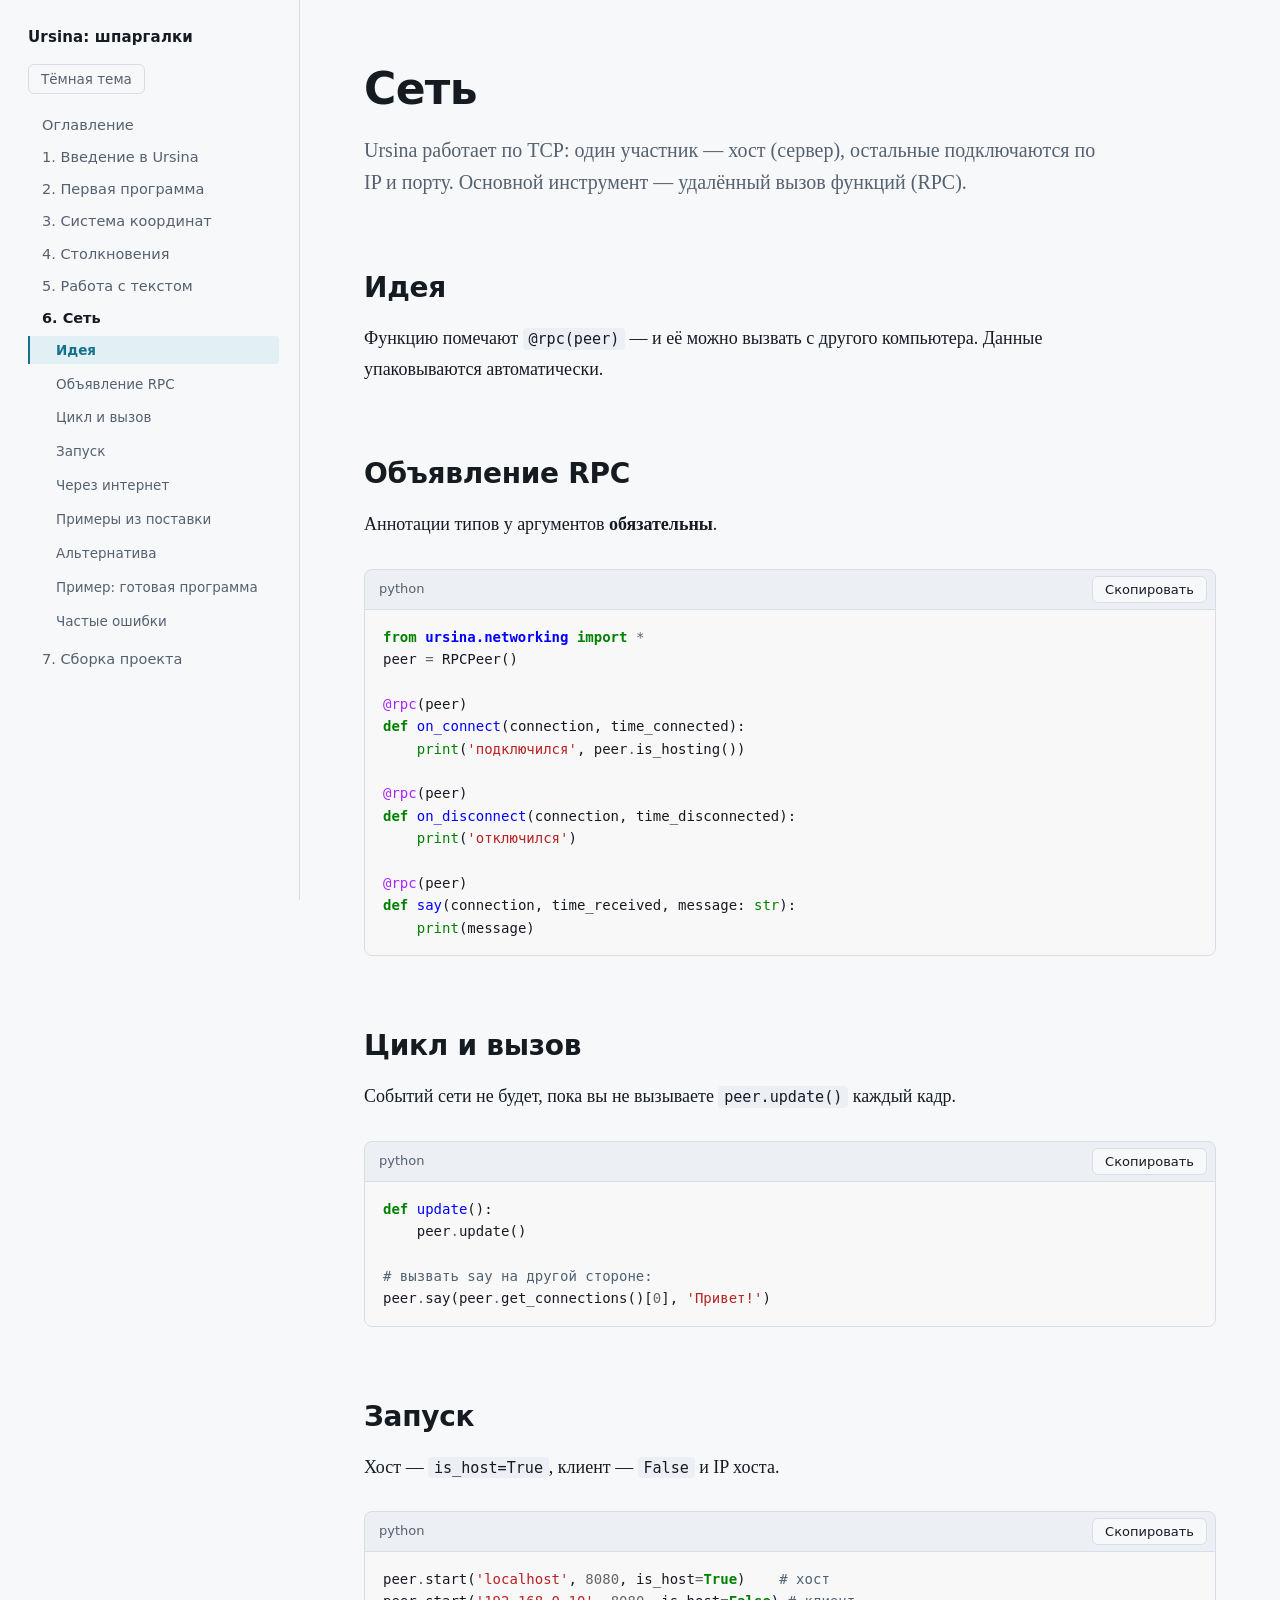
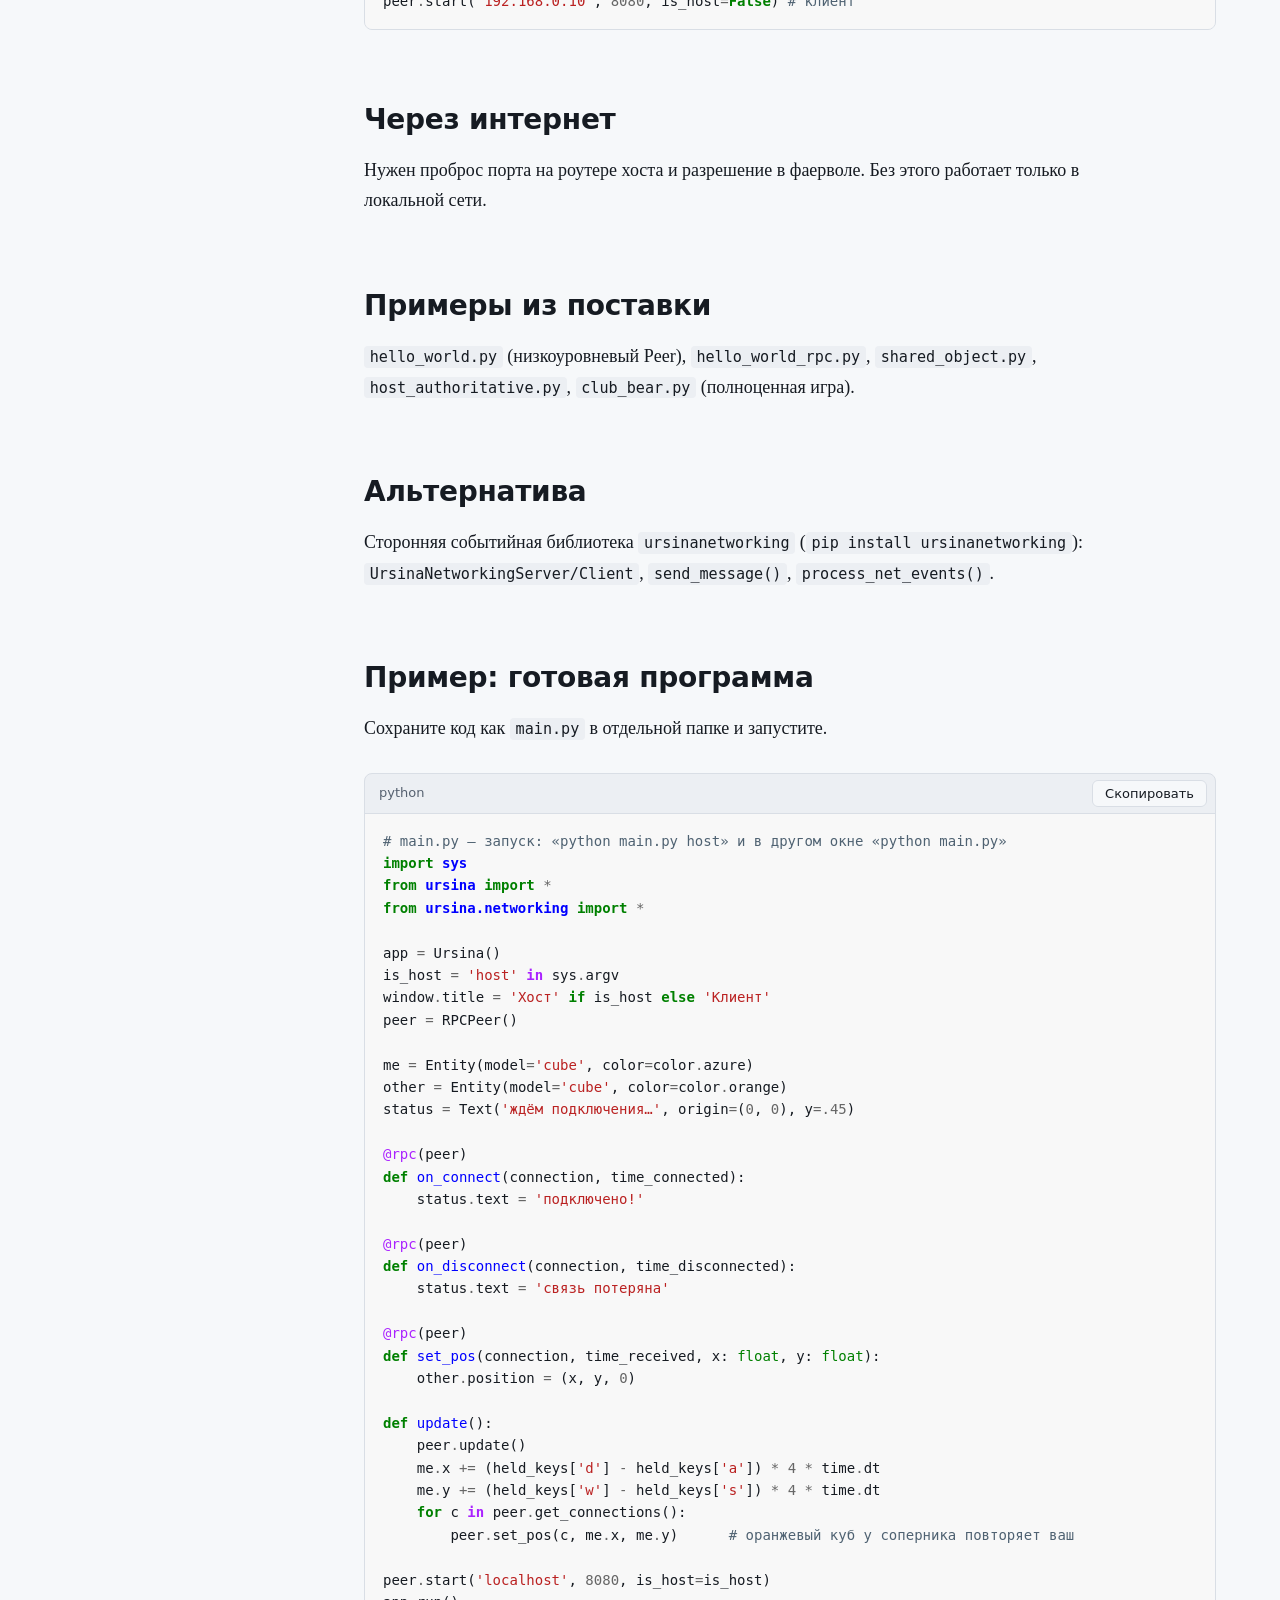
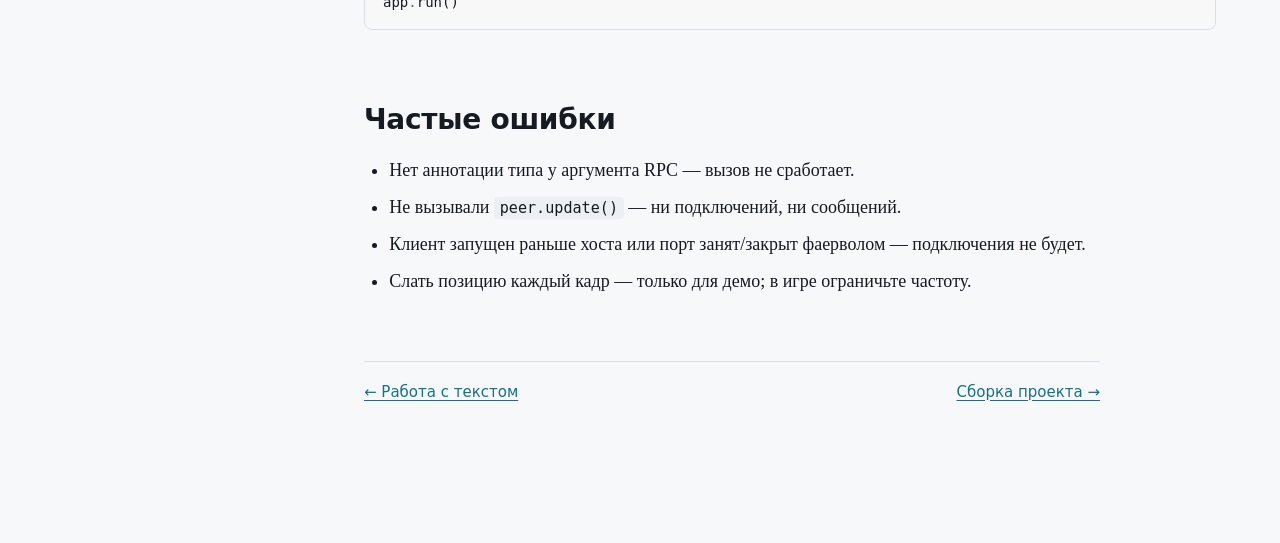
<file: 6-network.html>
<!DOCTYPE html>
<html lang="ru">
<head>
<meta charset="utf-8">
<meta name="viewport" content="width=device-width, initial-scale=1, viewport-fit=cover">
<title>Сеть — шпаргалка Ursina</title>
<link rel="stylesheet" href="style.css">
<script>
/* Тема применяется до отрисовки, чтобы страница не мигала */
try { var t = localStorage.getItem('guide-theme'); if (t === 'dark' || t === 'light') document.documentElement.setAttribute('data-theme', t); } catch (e) {}
</script>
</head>
<body>
<div class="topbar"><button type="button" id="menu" aria-expanded="false" aria-controls="sidebar">Содержание</button><span>Сеть</span></div>
<div class="backdrop" id="backdrop"></div>
<div class="layout">
<aside class="sidebar" id="sidebar"><p class="brand">Ursina: шпаргалки</p><button type="button" class="theme-toggle" id="theme" hidden>Тёмная тема</button><nav class="toc" aria-label="Содержание"><ul><li><a href="index.html">Оглавление</a></li><li><a href="1-intro.html">1. Введение в Ursina</a></li><li><a href="2-first-program.html">2. Первая программа</a></li><li><a href="3-coordinates.html">3. Система координат</a></li><li><a href="4-collisions.html">4. Столкновения</a></li><li><a href="5-text.html">5. Работа с текстом</a></li><li><a href="6-network.html" aria-current="page">6. Сеть</a><ul><li><a href="#s1">Идея</a></li><li><a href="#s2">Объявление RPC</a></li><li><a href="#s3">Цикл и вызов</a></li><li><a href="#s4">Запуск</a></li><li><a href="#s5">Через интернет</a></li><li><a href="#s6">Примеры из поставки</a></li><li><a href="#s7">Альтернатива</a></li><li><a href="#ex">Пример: готовая программа</a></li><li><a href="#err">Частые ошибки</a></li></ul></li><li><a href="7-build.html">7. Сборка проекта</a></li></ul></nav></aside>
<main class="main"><article class="prose">
<header class="hero"><h1>Сеть</h1><p class="lead">Ursina работает по TCP: один участник — хост (сервер), остальные подключаются по IP и порту. Основной инструмент — удалённый вызов функций (RPC).</p></header>
<h2 id="s1">Идея<a class="anchor" href="#s1" title="Ссылка на раздел">#</a></h2>
<p>Функцию помечают <code>@rpc(peer)</code> — и её можно вызвать с другого компьютера. Данные упаковываются автоматически.</p>
<h2 id="s2">Объявление RPC<a class="anchor" href="#s2" title="Ссылка на раздел">#</a></h2>
<p>Аннотации типов у аргументов <b>обязательны</b>.</p>
<figure class="code"><div class="code-bar"><span class="lang">python</span><button class="copy" type="button" hidden>Скопировать</button></div><pre tabindex="0"><code><span class="kn">from</span><span class="w"> </span><span class="nn">ursina.networking</span><span class="w"> </span><span class="kn">import</span> <span class="o">*</span>
<span class="n">peer</span> <span class="o">=</span> <span class="n">RPCPeer</span><span class="p">()</span>

<span class="nd">@rpc</span><span class="p">(</span><span class="n">peer</span><span class="p">)</span>
<span class="k">def</span><span class="w"> </span><span class="nf">on_connect</span><span class="p">(</span><span class="n">connection</span><span class="p">,</span> <span class="n">time_connected</span><span class="p">):</span>
    <span class="nb">print</span><span class="p">(</span><span class="s1">&#39;подключился&#39;</span><span class="p">,</span> <span class="n">peer</span><span class="o">.</span><span class="n">is_hosting</span><span class="p">())</span>

<span class="nd">@rpc</span><span class="p">(</span><span class="n">peer</span><span class="p">)</span>
<span class="k">def</span><span class="w"> </span><span class="nf">on_disconnect</span><span class="p">(</span><span class="n">connection</span><span class="p">,</span> <span class="n">time_disconnected</span><span class="p">):</span>
    <span class="nb">print</span><span class="p">(</span><span class="s1">&#39;отключился&#39;</span><span class="p">)</span>

<span class="nd">@rpc</span><span class="p">(</span><span class="n">peer</span><span class="p">)</span>
<span class="k">def</span><span class="w"> </span><span class="nf">say</span><span class="p">(</span><span class="n">connection</span><span class="p">,</span> <span class="n">time_received</span><span class="p">,</span> <span class="n">message</span><span class="p">:</span> <span class="nb">str</span><span class="p">):</span>
    <span class="nb">print</span><span class="p">(</span><span class="n">message</span><span class="p">)</span></code></pre></figure>
<h2 id="s3">Цикл и вызов<a class="anchor" href="#s3" title="Ссылка на раздел">#</a></h2>
<p>Событий сети не будет, пока вы не вызываете <code>peer.update()</code> каждый кадр.</p>
<figure class="code"><div class="code-bar"><span class="lang">python</span><button class="copy" type="button" hidden>Скопировать</button></div><pre tabindex="0"><code><span class="k">def</span><span class="w"> </span><span class="nf">update</span><span class="p">():</span>
    <span class="n">peer</span><span class="o">.</span><span class="n">update</span><span class="p">()</span>

<span class="c1"># вызвать say на другой стороне:</span>
<span class="n">peer</span><span class="o">.</span><span class="n">say</span><span class="p">(</span><span class="n">peer</span><span class="o">.</span><span class="n">get_connections</span><span class="p">()[</span><span class="mi">0</span><span class="p">],</span> <span class="s1">&#39;Привет!&#39;</span><span class="p">)</span></code></pre></figure>
<h2 id="s4">Запуск<a class="anchor" href="#s4" title="Ссылка на раздел">#</a></h2>
<p>Хост — <code>is_host=True</code>, клиент — <code>False</code> и IP хоста.</p>
<figure class="code"><div class="code-bar"><span class="lang">python</span><button class="copy" type="button" hidden>Скопировать</button></div><pre tabindex="0"><code><span class="n">peer</span><span class="o">.</span><span class="n">start</span><span class="p">(</span><span class="s1">&#39;localhost&#39;</span><span class="p">,</span> <span class="mi">8080</span><span class="p">,</span> <span class="n">is_host</span><span class="o">=</span><span class="kc">True</span><span class="p">)</span>    <span class="c1"># хост</span>
<span class="n">peer</span><span class="o">.</span><span class="n">start</span><span class="p">(</span><span class="s1">&#39;192.168.0.10&#39;</span><span class="p">,</span> <span class="mi">8080</span><span class="p">,</span> <span class="n">is_host</span><span class="o">=</span><span class="kc">False</span><span class="p">)</span> <span class="c1"># клиент</span></code></pre></figure>
<h2 id="s5">Через интернет<a class="anchor" href="#s5" title="Ссылка на раздел">#</a></h2>
<p>Нужен проброс порта на роутере хоста и разрешение в фаерволе. Без этого работает только в локальной сети.</p>
<h2 id="s6">Примеры из поставки<a class="anchor" href="#s6" title="Ссылка на раздел">#</a></h2>
<p><code>hello_world.py</code> (низкоуровневый Peer), <code>hello_world_rpc.py</code>, <code>shared_object.py</code>, <code>host_authoritative.py</code>, <code>club_bear.py</code> (полноценная игра).</p>
<h2 id="s7">Альтернатива<a class="anchor" href="#s7" title="Ссылка на раздел">#</a></h2>
<p>Сторонняя событийная библиотека <code>ursinanetworking</code> (<code>pip install ursinanetworking</code>): <code>UrsinaNetworkingServer/Client</code>, <code>send_message()</code>, <code>process_net_events()</code>.</p>
<h2 id="ex">Пример: готовая программа<a class="anchor" href="#ex" title="Ссылка на раздел">#</a></h2>
<p>Сохраните код как <code>main.py</code> в отдельной папке и запустите.</p>
<figure class="code"><div class="code-bar"><span class="lang">python</span><button class="copy" type="button" hidden>Скопировать</button></div><pre tabindex="0"><code><span class="c1"># main.py — запуск: «python main.py host» и в другом окне «python main.py»</span>
<span class="kn">import</span><span class="w"> </span><span class="nn">sys</span>
<span class="kn">from</span><span class="w"> </span><span class="nn">ursina</span><span class="w"> </span><span class="kn">import</span> <span class="o">*</span>
<span class="kn">from</span><span class="w"> </span><span class="nn">ursina.networking</span><span class="w"> </span><span class="kn">import</span> <span class="o">*</span>

<span class="n">app</span> <span class="o">=</span> <span class="n">Ursina</span><span class="p">()</span>
<span class="n">is_host</span> <span class="o">=</span> <span class="s1">&#39;host&#39;</span> <span class="ow">in</span> <span class="n">sys</span><span class="o">.</span><span class="n">argv</span>
<span class="n">window</span><span class="o">.</span><span class="n">title</span> <span class="o">=</span> <span class="s1">&#39;Хост&#39;</span> <span class="k">if</span> <span class="n">is_host</span> <span class="k">else</span> <span class="s1">&#39;Клиент&#39;</span>
<span class="n">peer</span> <span class="o">=</span> <span class="n">RPCPeer</span><span class="p">()</span>

<span class="n">me</span> <span class="o">=</span> <span class="n">Entity</span><span class="p">(</span><span class="n">model</span><span class="o">=</span><span class="s1">&#39;cube&#39;</span><span class="p">,</span> <span class="n">color</span><span class="o">=</span><span class="n">color</span><span class="o">.</span><span class="n">azure</span><span class="p">)</span>
<span class="n">other</span> <span class="o">=</span> <span class="n">Entity</span><span class="p">(</span><span class="n">model</span><span class="o">=</span><span class="s1">&#39;cube&#39;</span><span class="p">,</span> <span class="n">color</span><span class="o">=</span><span class="n">color</span><span class="o">.</span><span class="n">orange</span><span class="p">)</span>
<span class="n">status</span> <span class="o">=</span> <span class="n">Text</span><span class="p">(</span><span class="s1">&#39;ждём подключения…&#39;</span><span class="p">,</span> <span class="n">origin</span><span class="o">=</span><span class="p">(</span><span class="mi">0</span><span class="p">,</span> <span class="mi">0</span><span class="p">),</span> <span class="n">y</span><span class="o">=</span><span class="mf">.45</span><span class="p">)</span>

<span class="nd">@rpc</span><span class="p">(</span><span class="n">peer</span><span class="p">)</span>
<span class="k">def</span><span class="w"> </span><span class="nf">on_connect</span><span class="p">(</span><span class="n">connection</span><span class="p">,</span> <span class="n">time_connected</span><span class="p">):</span>
    <span class="n">status</span><span class="o">.</span><span class="n">text</span> <span class="o">=</span> <span class="s1">&#39;подключено!&#39;</span>

<span class="nd">@rpc</span><span class="p">(</span><span class="n">peer</span><span class="p">)</span>
<span class="k">def</span><span class="w"> </span><span class="nf">on_disconnect</span><span class="p">(</span><span class="n">connection</span><span class="p">,</span> <span class="n">time_disconnected</span><span class="p">):</span>
    <span class="n">status</span><span class="o">.</span><span class="n">text</span> <span class="o">=</span> <span class="s1">&#39;связь потеряна&#39;</span>

<span class="nd">@rpc</span><span class="p">(</span><span class="n">peer</span><span class="p">)</span>
<span class="k">def</span><span class="w"> </span><span class="nf">set_pos</span><span class="p">(</span><span class="n">connection</span><span class="p">,</span> <span class="n">time_received</span><span class="p">,</span> <span class="n">x</span><span class="p">:</span> <span class="nb">float</span><span class="p">,</span> <span class="n">y</span><span class="p">:</span> <span class="nb">float</span><span class="p">):</span>
    <span class="n">other</span><span class="o">.</span><span class="n">position</span> <span class="o">=</span> <span class="p">(</span><span class="n">x</span><span class="p">,</span> <span class="n">y</span><span class="p">,</span> <span class="mi">0</span><span class="p">)</span>

<span class="k">def</span><span class="w"> </span><span class="nf">update</span><span class="p">():</span>
    <span class="n">peer</span><span class="o">.</span><span class="n">update</span><span class="p">()</span>
    <span class="n">me</span><span class="o">.</span><span class="n">x</span> <span class="o">+=</span> <span class="p">(</span><span class="n">held_keys</span><span class="p">[</span><span class="s1">&#39;d&#39;</span><span class="p">]</span> <span class="o">-</span> <span class="n">held_keys</span><span class="p">[</span><span class="s1">&#39;a&#39;</span><span class="p">])</span> <span class="o">*</span> <span class="mi">4</span> <span class="o">*</span> <span class="n">time</span><span class="o">.</span><span class="n">dt</span>
    <span class="n">me</span><span class="o">.</span><span class="n">y</span> <span class="o">+=</span> <span class="p">(</span><span class="n">held_keys</span><span class="p">[</span><span class="s1">&#39;w&#39;</span><span class="p">]</span> <span class="o">-</span> <span class="n">held_keys</span><span class="p">[</span><span class="s1">&#39;s&#39;</span><span class="p">])</span> <span class="o">*</span> <span class="mi">4</span> <span class="o">*</span> <span class="n">time</span><span class="o">.</span><span class="n">dt</span>
    <span class="k">for</span> <span class="n">c</span> <span class="ow">in</span> <span class="n">peer</span><span class="o">.</span><span class="n">get_connections</span><span class="p">():</span>
        <span class="n">peer</span><span class="o">.</span><span class="n">set_pos</span><span class="p">(</span><span class="n">c</span><span class="p">,</span> <span class="n">me</span><span class="o">.</span><span class="n">x</span><span class="p">,</span> <span class="n">me</span><span class="o">.</span><span class="n">y</span><span class="p">)</span>      <span class="c1"># оранжевый куб у соперника повторяет ваш</span>

<span class="n">peer</span><span class="o">.</span><span class="n">start</span><span class="p">(</span><span class="s1">&#39;localhost&#39;</span><span class="p">,</span> <span class="mi">8080</span><span class="p">,</span> <span class="n">is_host</span><span class="o">=</span><span class="n">is_host</span><span class="p">)</span>
<span class="n">app</span><span class="o">.</span><span class="n">run</span><span class="p">()</span></code></pre></figure>
<h2 id="err">Частые ошибки<a class="anchor" href="#err" title="Ссылка на раздел">#</a></h2>
<ul><li>Нет аннотации типа у аргумента RPC — вызов не сработает.</li><li>Не вызывали <code>peer.update()</code> — ни подключений, ни сообщений.</li><li>Клиент запущен раньше хоста или порт занят/закрыт фаерволом — подключения не будет.</li><li>Слать позицию каждый кадр — только для демо; в игре ограничьте частоту.</li></ul>
<div class="pn"><a href="5-text.html">← Работа с текстом</a><a href="7-build.html">Сборка проекта →</a></div>
</article></main>
</div>
<script>
(function () {
  var root = document.documentElement;
  var body = document.body;

  /* ---------- Тема ---------- */
  var themeBtn = document.getElementById('theme');
  function effectiveTheme() {
    var t = root.getAttribute('data-theme');
    if (t) return t;
    return window.matchMedia && window.matchMedia('(prefers-color-scheme: dark)').matches ? 'dark' : 'light';
  }
  function updateThemeLabel() { themeBtn.textContent = effectiveTheme() === 'dark' ? 'Светлая тема' : 'Тёмная тема'; }
  themeBtn.hidden = false;
  updateThemeLabel();
  themeBtn.addEventListener('click', function () {
    var next = effectiveTheme() === 'dark' ? 'light' : 'dark';
    root.setAttribute('data-theme', next);
    try { localStorage.setItem('guide-theme', next); } catch (e) {}
    updateThemeLabel();
  });

  /* ---------- Копирование кода ---------- */
  function copyText(text) {
    if (navigator.clipboard && window.isSecureContext) return navigator.clipboard.writeText(text);
    return new Promise(function (resolve, reject) {
      var ta = document.createElement('textarea');
      ta.value = text; ta.setAttribute('readonly', '');
      ta.style.position = 'fixed'; ta.style.opacity = '0';
      document.body.appendChild(ta); ta.select();
      var ok = false;
      try { ok = document.execCommand('copy'); } catch (e) {}
      document.body.removeChild(ta);
      ok ? resolve() : reject(new Error('copy failed'));
    });
  }
  Array.prototype.forEach.call(document.querySelectorAll('.code'), function (fig) {
    var btn = fig.querySelector('.copy');
    var code = fig.querySelector('pre code');
    var timer;
    btn.hidden = false;
    btn.addEventListener('click', function () {
      copyText(code.textContent).then(function () {
        btn.textContent = 'Скопировано'; btn.dataset.state = 'done';
      }, function () {
        btn.textContent = 'Не удалось'; btn.dataset.state = 'fail';
      }).then(function () {
        clearTimeout(timer);
        timer = setTimeout(function () { btn.textContent = 'Скопировать'; delete btn.dataset.state; }, 1800);
      });
    });
  });

  /* ---------- Оглавление: подсветка текущего раздела ---------- */
  var nav = document.getElementById('sidebar');
  var links = Array.prototype.slice.call(document.querySelectorAll('.toc a'));
  var items = links.map(function (a) {
    return { a: a, h: document.getElementById(decodeURIComponent(a.getAttribute('href').slice(1))) };
  }).filter(function (x) { return x.h; });
  var current = null, ticking = false;

  function update() {
    ticking = false;
    var line = window.innerWidth <= 960 ? 96 : 80;
    var found = items.length ? items[0] : null;
    for (var i = 0; i < items.length; i++) {
      if (items[i].h.getBoundingClientRect().top <= line) found = items[i]; else break;
    }
    if (window.innerHeight + window.scrollY >= document.documentElement.scrollHeight - 4 && items.length) {
      found = items[items.length - 1];
    }
    if (!found || found === current) return;
    if (current) current.a.removeAttribute('aria-current');
    current = found;
    current.a.setAttribute('aria-current', 'location');
    var r = current.a.getBoundingClientRect(), b = nav.getBoundingClientRect();
    if (r.top < b.top + 60) nav.scrollTop -= (b.top + 60 - r.top);
    else if (r.bottom > b.bottom - 60) nav.scrollTop += (r.bottom - (b.bottom - 60));
  }
  window.addEventListener('scroll', function () {
    if (!ticking) { ticking = true; requestAnimationFrame(update); }
  }, { passive: true });
  window.addEventListener('resize', update);
  update();

  /* ---------- Мобильное меню ---------- */
  var menu = document.getElementById('menu');
  function setNav(open) {
    body.classList.toggle('nav-open', open);
    menu.setAttribute('aria-expanded', open ? 'true' : 'false');
  }
  menu.addEventListener('click', function () { setNav(!body.classList.contains('nav-open')); });
  document.getElementById('backdrop').addEventListener('click', function () { setNav(false); });
  document.addEventListener('keydown', function (e) { if (e.key === 'Escape') setNav(false); });
  links.forEach(function (a) { a.addEventListener('click', function () { setNav(false); }); });
})();
</script>
</body>
</html>
</file>
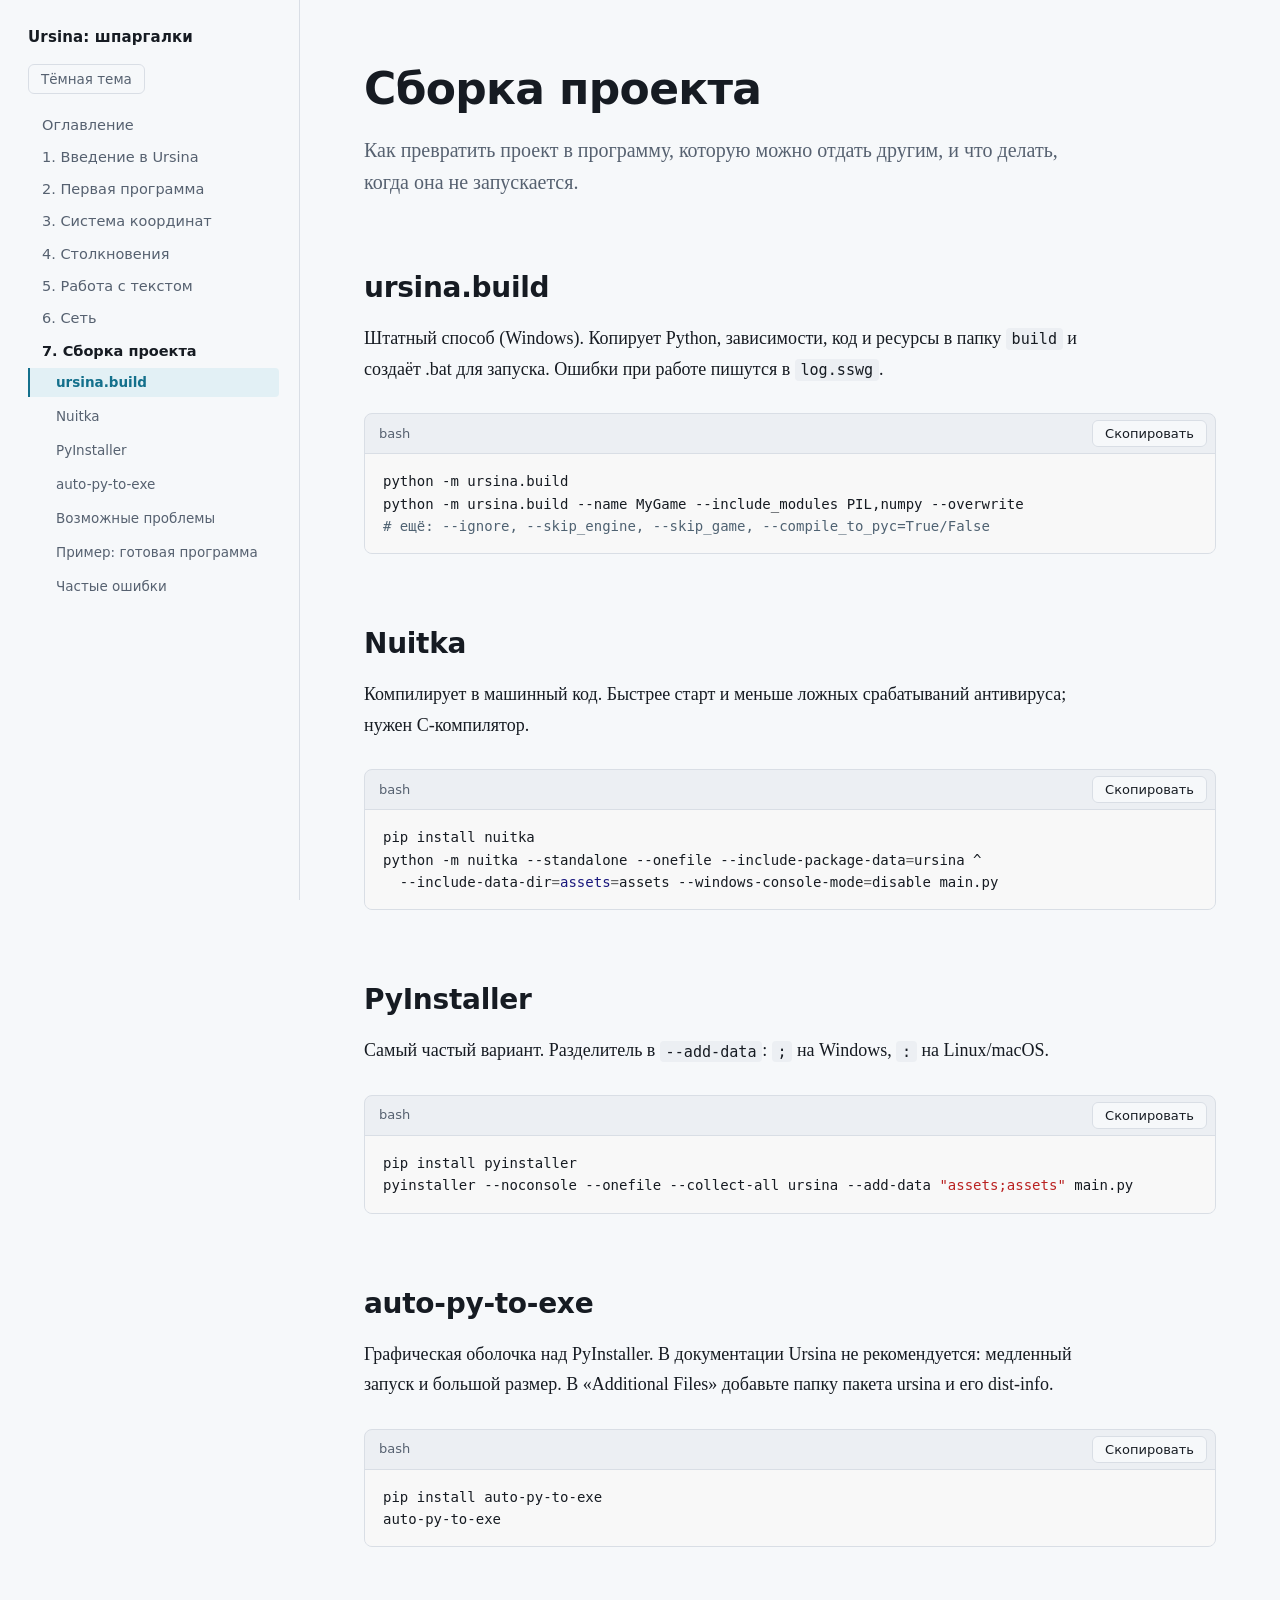
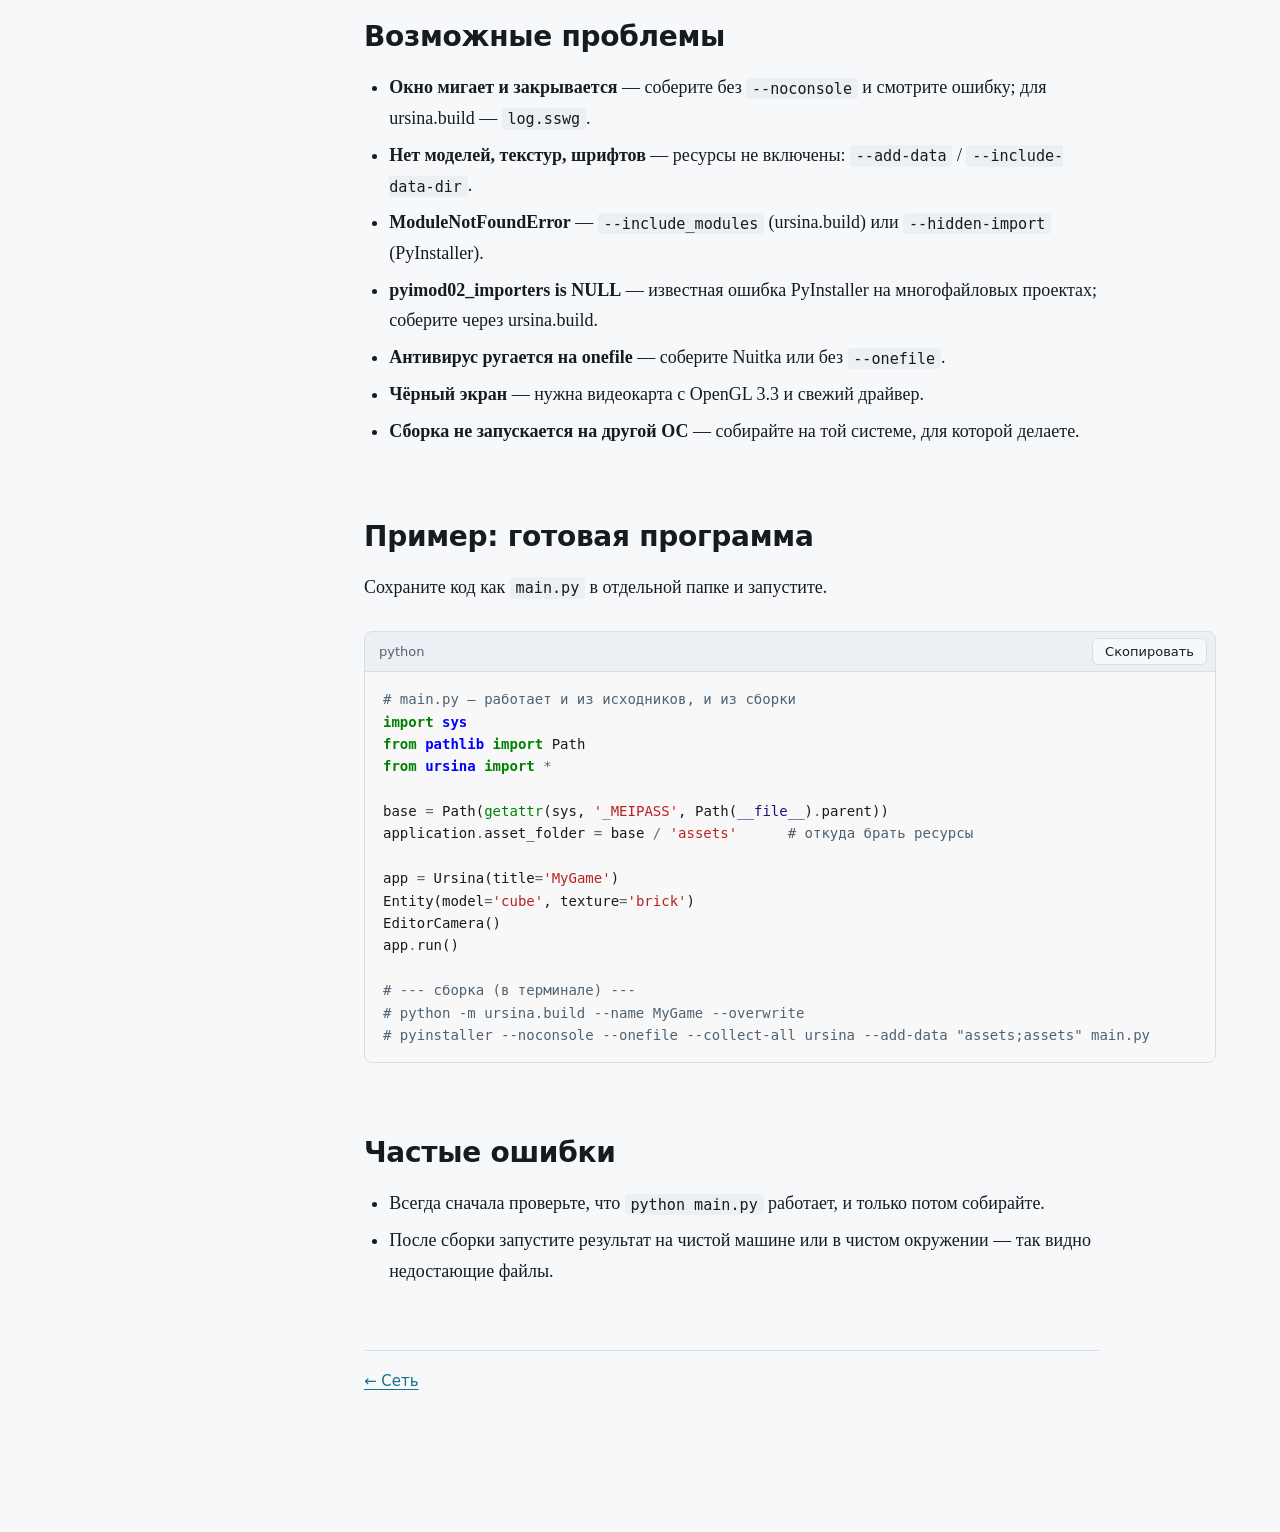
<file: 7-build.html>
<!DOCTYPE html>
<html lang="ru">
<head>
<meta charset="utf-8">
<meta name="viewport" content="width=device-width, initial-scale=1, viewport-fit=cover">
<title>Сборка проекта — шпаргалка Ursina</title>
<link rel="stylesheet" href="style.css">
<script>
/* Тема применяется до отрисовки, чтобы страница не мигала */
try { var t = localStorage.getItem('guide-theme'); if (t === 'dark' || t === 'light') document.documentElement.setAttribute('data-theme', t); } catch (e) {}
</script>
</head>
<body>
<div class="topbar"><button type="button" id="menu" aria-expanded="false" aria-controls="sidebar">Содержание</button><span>Сборка проекта</span></div>
<div class="backdrop" id="backdrop"></div>
<div class="layout">
<aside class="sidebar" id="sidebar"><p class="brand">Ursina: шпаргалки</p><button type="button" class="theme-toggle" id="theme" hidden>Тёмная тема</button><nav class="toc" aria-label="Содержание"><ul><li><a href="index.html">Оглавление</a></li><li><a href="1-intro.html">1. Введение в Ursina</a></li><li><a href="2-first-program.html">2. Первая программа</a></li><li><a href="3-coordinates.html">3. Система координат</a></li><li><a href="4-collisions.html">4. Столкновения</a></li><li><a href="5-text.html">5. Работа с текстом</a></li><li><a href="6-network.html">6. Сеть</a></li><li><a href="7-build.html" aria-current="page">7. Сборка проекта</a><ul><li><a href="#s1">ursina.build</a></li><li><a href="#s2">Nuitka</a></li><li><a href="#s3">PyInstaller</a></li><li><a href="#s4">auto-py-to-exe</a></li><li><a href="#s5">Возможные проблемы</a></li><li><a href="#ex">Пример: готовая программа</a></li><li><a href="#err">Частые ошибки</a></li></ul></li></ul></nav></aside>
<main class="main"><article class="prose">
<header class="hero"><h1>Сборка проекта</h1><p class="lead">Как превратить проект в программу, которую можно отдать другим, и что делать, когда она не запускается.</p></header>
<h2 id="s1">ursina.build<a class="anchor" href="#s1" title="Ссылка на раздел">#</a></h2>
<p>Штатный способ (Windows). Копирует Python, зависимости, код и ресурсы в папку <code>build</code> и создаёт .bat для запуска. Ошибки при работе пишутся в <code>log.sswg</code>.</p>
<figure class="code"><div class="code-bar"><span class="lang">bash</span><button class="copy" type="button" hidden>Скопировать</button></div><pre tabindex="0"><code>python<span class="w"> </span>-m<span class="w"> </span>ursina.build
python<span class="w"> </span>-m<span class="w"> </span>ursina.build<span class="w"> </span>--name<span class="w"> </span>MyGame<span class="w"> </span>--include_modules<span class="w"> </span>PIL,numpy<span class="w"> </span>--overwrite
<span class="c1"># ещё: --ignore, --skip_engine, --skip_game, --compile_to_pyc=True/False</span></code></pre></figure>
<h2 id="s2">Nuitka<a class="anchor" href="#s2" title="Ссылка на раздел">#</a></h2>
<p>Компилирует в машинный код. Быстрее старт и меньше ложных срабатываний антивируса; нужен C-компилятор.</p>
<figure class="code"><div class="code-bar"><span class="lang">bash</span><button class="copy" type="button" hidden>Скопировать</button></div><pre tabindex="0"><code>pip<span class="w"> </span>install<span class="w"> </span>nuitka
python<span class="w"> </span>-m<span class="w"> </span>nuitka<span class="w"> </span>--standalone<span class="w"> </span>--onefile<span class="w"> </span>--include-package-data<span class="o">=</span>ursina<span class="w"> </span>^
<span class="w">  </span>--include-data-dir<span class="o">=</span><span class="nv">assets</span><span class="o">=</span>assets<span class="w"> </span>--windows-console-mode<span class="o">=</span>disable<span class="w"> </span>main.py</code></pre></figure>
<h2 id="s3">PyInstaller<a class="anchor" href="#s3" title="Ссылка на раздел">#</a></h2>
<p>Самый частый вариант. Разделитель в <code>--add-data</code>: <code>;</code> на Windows, <code>:</code> на Linux/macOS.</p>
<figure class="code"><div class="code-bar"><span class="lang">bash</span><button class="copy" type="button" hidden>Скопировать</button></div><pre tabindex="0"><code>pip<span class="w"> </span>install<span class="w"> </span>pyinstaller
pyinstaller<span class="w"> </span>--noconsole<span class="w"> </span>--onefile<span class="w"> </span>--collect-all<span class="w"> </span>ursina<span class="w"> </span>--add-data<span class="w"> </span><span class="s2">&quot;assets;assets&quot;</span><span class="w"> </span>main.py</code></pre></figure>
<h2 id="s4">auto-py-to-exe<a class="anchor" href="#s4" title="Ссылка на раздел">#</a></h2>
<p>Графическая оболочка над PyInstaller. В документации Ursina не рекомендуется: медленный запуск и большой размер. В «Additional Files» добавьте папку пакета ursina и его dist-info.</p>
<figure class="code"><div class="code-bar"><span class="lang">bash</span><button class="copy" type="button" hidden>Скопировать</button></div><pre tabindex="0"><code>pip<span class="w"> </span>install<span class="w"> </span>auto-py-to-exe
auto-py-to-exe</code></pre></figure>
<h2 id="s5">Возможные проблемы<a class="anchor" href="#s5" title="Ссылка на раздел">#</a></h2>
<ul><li><b>Окно мигает и закрывается</b> — соберите без <code>--noconsole</code> и смотрите ошибку; для ursina.build — <code>log.sswg</code>.</li><li><b>Нет моделей, текстур, шрифтов</b> — ресурсы не включены: <code>--add-data</code> / <code>--include-data-dir</code>.</li><li><b>ModuleNotFoundError</b> — <code>--include_modules</code> (ursina.build) или <code>--hidden-import</code> (PyInstaller).</li><li><b>pyimod02_importers is NULL</b> — известная ошибка PyInstaller на многофайловых проектах; соберите через ursina.build.</li><li><b>Антивирус ругается на onefile</b> — соберите Nuitka или без <code>--onefile</code>.</li><li><b>Чёрный экран</b> — нужна видеокарта с OpenGL 3.3 и свежий драйвер.</li><li><b>Сборка не запускается на другой ОС</b> — собирайте на той системе, для которой делаете.</li></ul>
<h2 id="ex">Пример: готовая программа<a class="anchor" href="#ex" title="Ссылка на раздел">#</a></h2>
<p>Сохраните код как <code>main.py</code> в отдельной папке и запустите.</p>
<figure class="code"><div class="code-bar"><span class="lang">python</span><button class="copy" type="button" hidden>Скопировать</button></div><pre tabindex="0"><code><span class="c1"># main.py — работает и из исходников, и из сборки</span>
<span class="kn">import</span><span class="w"> </span><span class="nn">sys</span>
<span class="kn">from</span><span class="w"> </span><span class="nn">pathlib</span><span class="w"> </span><span class="kn">import</span> <span class="n">Path</span>
<span class="kn">from</span><span class="w"> </span><span class="nn">ursina</span><span class="w"> </span><span class="kn">import</span> <span class="o">*</span>

<span class="n">base</span> <span class="o">=</span> <span class="n">Path</span><span class="p">(</span><span class="nb">getattr</span><span class="p">(</span><span class="n">sys</span><span class="p">,</span> <span class="s1">&#39;_MEIPASS&#39;</span><span class="p">,</span> <span class="n">Path</span><span class="p">(</span><span class="vm">__file__</span><span class="p">)</span><span class="o">.</span><span class="n">parent</span><span class="p">))</span>
<span class="n">application</span><span class="o">.</span><span class="n">asset_folder</span> <span class="o">=</span> <span class="n">base</span> <span class="o">/</span> <span class="s1">&#39;assets&#39;</span>      <span class="c1"># откуда брать ресурсы</span>

<span class="n">app</span> <span class="o">=</span> <span class="n">Ursina</span><span class="p">(</span><span class="n">title</span><span class="o">=</span><span class="s1">&#39;MyGame&#39;</span><span class="p">)</span>
<span class="n">Entity</span><span class="p">(</span><span class="n">model</span><span class="o">=</span><span class="s1">&#39;cube&#39;</span><span class="p">,</span> <span class="n">texture</span><span class="o">=</span><span class="s1">&#39;brick&#39;</span><span class="p">)</span>
<span class="n">EditorCamera</span><span class="p">()</span>
<span class="n">app</span><span class="o">.</span><span class="n">run</span><span class="p">()</span>

<span class="c1"># --- сборка (в терминале) ---</span>
<span class="c1"># python -m ursina.build --name MyGame --overwrite</span>
<span class="c1"># pyinstaller --noconsole --onefile --collect-all ursina --add-data &quot;assets;assets&quot; main.py</span></code></pre></figure>
<h2 id="err">Частые ошибки<a class="anchor" href="#err" title="Ссылка на раздел">#</a></h2>
<ul><li>Всегда сначала проверьте, что <code>python main.py</code> работает, и только потом собирайте.</li><li>После сборки запустите результат на чистой машине или в чистом окружении — так видно недостающие файлы.</li></ul>
<div class="pn"><a href="6-network.html">← Сеть</a><span></span></div>
</article></main>
</div>
<script>
(function () {
  var root = document.documentElement;
  var body = document.body;

  /* ---------- Тема ---------- */
  var themeBtn = document.getElementById('theme');
  function effectiveTheme() {
    var t = root.getAttribute('data-theme');
    if (t) return t;
    return window.matchMedia && window.matchMedia('(prefers-color-scheme: dark)').matches ? 'dark' : 'light';
  }
  function updateThemeLabel() { themeBtn.textContent = effectiveTheme() === 'dark' ? 'Светлая тема' : 'Тёмная тема'; }
  themeBtn.hidden = false;
  updateThemeLabel();
  themeBtn.addEventListener('click', function () {
    var next = effectiveTheme() === 'dark' ? 'light' : 'dark';
    root.setAttribute('data-theme', next);
    try { localStorage.setItem('guide-theme', next); } catch (e) {}
    updateThemeLabel();
  });

  /* ---------- Копирование кода ---------- */
  function copyText(text) {
    if (navigator.clipboard && window.isSecureContext) return navigator.clipboard.writeText(text);
    return new Promise(function (resolve, reject) {
      var ta = document.createElement('textarea');
      ta.value = text; ta.setAttribute('readonly', '');
      ta.style.position = 'fixed'; ta.style.opacity = '0';
      document.body.appendChild(ta); ta.select();
      var ok = false;
      try { ok = document.execCommand('copy'); } catch (e) {}
      document.body.removeChild(ta);
      ok ? resolve() : reject(new Error('copy failed'));
    });
  }
  Array.prototype.forEach.call(document.querySelectorAll('.code'), function (fig) {
    var btn = fig.querySelector('.copy');
    var code = fig.querySelector('pre code');
    var timer;
    btn.hidden = false;
    btn.addEventListener('click', function () {
      copyText(code.textContent).then(function () {
        btn.textContent = 'Скопировано'; btn.dataset.state = 'done';
      }, function () {
        btn.textContent = 'Не удалось'; btn.dataset.state = 'fail';
      }).then(function () {
        clearTimeout(timer);
        timer = setTimeout(function () { btn.textContent = 'Скопировать'; delete btn.dataset.state; }, 1800);
      });
    });
  });

  /* ---------- Оглавление: подсветка текущего раздела ---------- */
  var nav = document.getElementById('sidebar');
  var links = Array.prototype.slice.call(document.querySelectorAll('.toc a'));
  var items = links.map(function (a) {
    return { a: a, h: document.getElementById(decodeURIComponent(a.getAttribute('href').slice(1))) };
  }).filter(function (x) { return x.h; });
  var current = null, ticking = false;

  function update() {
    ticking = false;
    var line = window.innerWidth <= 960 ? 96 : 80;
    var found = items.length ? items[0] : null;
    for (var i = 0; i < items.length; i++) {
      if (items[i].h.getBoundingClientRect().top <= line) found = items[i]; else break;
    }
    if (window.innerHeight + window.scrollY >= document.documentElement.scrollHeight - 4 && items.length) {
      found = items[items.length - 1];
    }
    if (!found || found === current) return;
    if (current) current.a.removeAttribute('aria-current');
    current = found;
    current.a.setAttribute('aria-current', 'location');
    var r = current.a.getBoundingClientRect(), b = nav.getBoundingClientRect();
    if (r.top < b.top + 60) nav.scrollTop -= (b.top + 60 - r.top);
    else if (r.bottom > b.bottom - 60) nav.scrollTop += (r.bottom - (b.bottom - 60));
  }
  window.addEventListener('scroll', function () {
    if (!ticking) { ticking = true; requestAnimationFrame(update); }
  }, { passive: true });
  window.addEventListener('resize', update);
  update();

  /* ---------- Мобильное меню ---------- */
  var menu = document.getElementById('menu');
  function setNav(open) {
    body.classList.toggle('nav-open', open);
    menu.setAttribute('aria-expanded', open ? 'true' : 'false');
  }
  menu.addEventListener('click', function () { setNav(!body.classList.contains('nav-open')); });
  document.getElementById('backdrop').addEventListener('click', function () { setNav(false); });
  document.addEventListener('keydown', function (e) { if (e.key === 'Escape') setNav(false); });
  links.forEach(function (a) { a.addEventListener('click', function () { setNav(false); }); });
})();
</script>
</body>
</html>
</file>
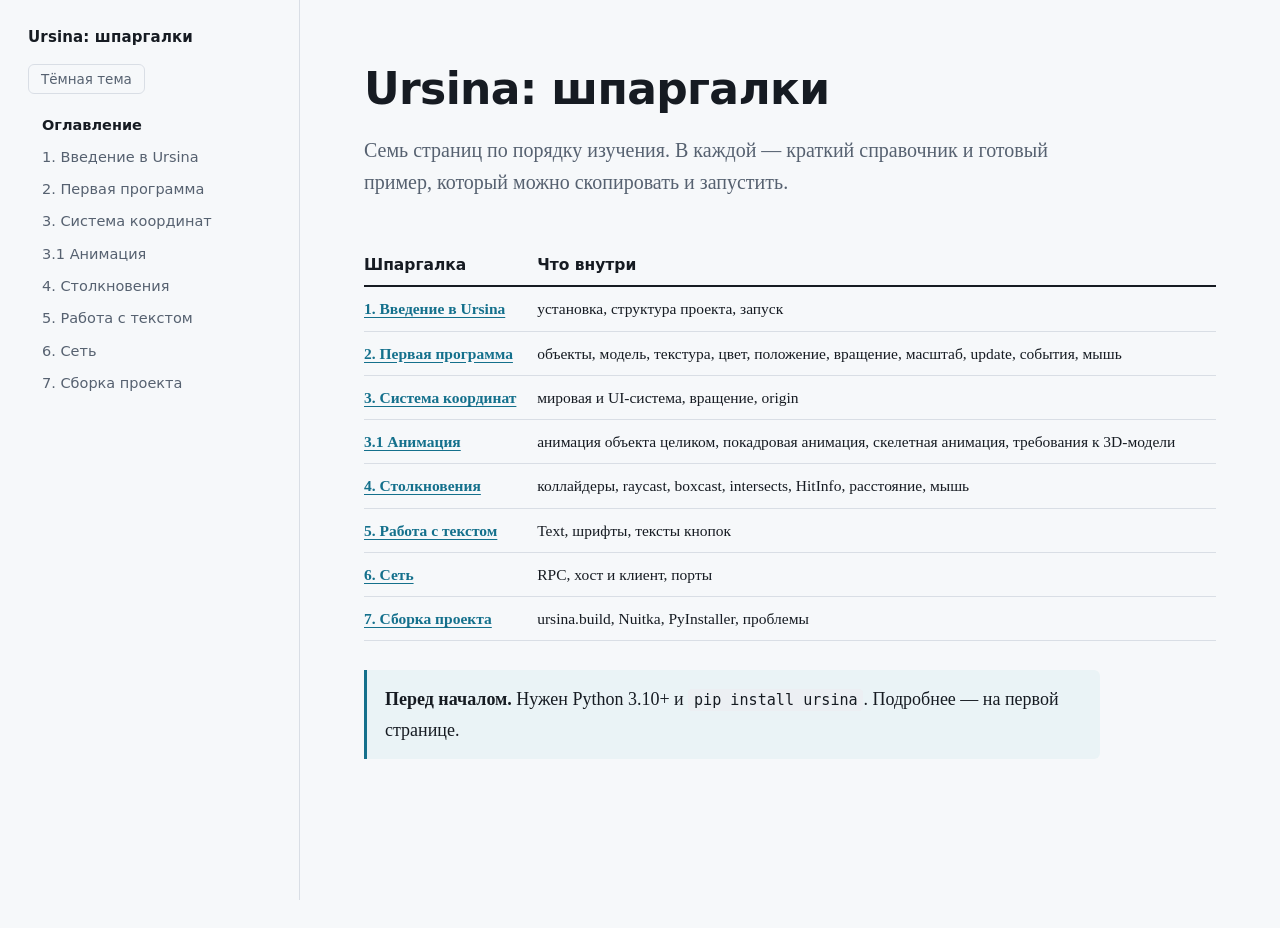
<file: ursina_cheat.html>
<!DOCTYPE html>
<html lang="ru">
<head>
<meta charset="utf-8">
<meta name="viewport" content="width=device-width, initial-scale=1, viewport-fit=cover">
<title>Ursina: шпаргалки</title>
<link rel="stylesheet" href="style.css">
<script>
/* Тема применяется до отрисовки, чтобы страница не мигала */
try { var t = localStorage.getItem('guide-theme'); if (t === 'dark' || t === 'light') document.documentElement.setAttribute('data-theme', t); } catch (e) {}
</script>
</head>
<body>
<div class="topbar"><button type="button" id="menu" aria-expanded="false" aria-controls="sidebar">Содержание</button><span>Оглавление</span></div>
<div class="backdrop" id="backdrop"></div>
<div class="layout">
<aside class="sidebar" id="sidebar"><p class="brand">Ursina: шпаргалки</p><button type="button" class="theme-toggle" id="theme" hidden>Тёмная тема</button><nav class="toc" aria-label="Содержание"><ul><li><a href="index.html" aria-current="page">Оглавление</a></li><li><a href="1-intro.html">1. Введение в Ursina</a></li><li><a href="2-first-program.html">2. Первая программа</a></li><li><a href="3-coordinates.html">3. Система координат</a></li><li><a href="3-1-ursina_animation_guide.html">3.1 Анимация</a></li><li><a href="4-collisions.html">4. Столкновения</a></li><li><a href="5-text.html">5. Работа с текстом</a></li><li><a href="6-network.html">6. Сеть</a></li><li><a href="7-build.html">7. Сборка проекта</a></li></ul></nav></aside>
<main class="main"><article class="prose">
<header class="hero"><h1>Ursina: шпаргалки</h1><p class="lead">Семь страниц по порядку изучения. В каждой — краткий справочник и готовый пример, который можно скопировать и запустить.</p></header>
<div class="table-wrap"><table>
<thead><tr><th>Шпаргалка</th><th>Что внутри</th></tr></thead>
<tbody>
<tr><td><a href="1-intro.html">1. Введение в Ursina</a></td><td>установка, структура проекта, запуск</td></tr>
<tr><td><a href="2-first-program.html">2. Первая программа</a></td><td>объекты, модель, текстура, цвет, положение, вращение, масштаб, update, события, мышь</td></tr>
<tr><td><a href="3-coordinates.html">3. Система координат</a></td><td>мировая и UI-система, вращение, origin</td></tr>
<tr><td><a href="3-1-ursina_animation_guide.html">3.1 Анимация</a></td><td>анимация объекта целиком, покадровая анимация, скелетная анимация, требования к 3D-модели</td></tr>
<tr><td><a href="4-collisions.html">4. Столкновения</a></td><td>коллайдеры, raycast, boxcast, intersects, HitInfo, расстояние, мышь</td></tr>
<tr><td><a href="5-text.html">5. Работа с текстом</a></td><td>Text, шрифты, тексты кнопок</td></tr>
<tr><td><a href="6-network.html">6. Сеть</a></td><td>RPC, хост и клиент, порты</td></tr>
<tr><td><a href="7-build.html">7. Сборка проекта</a></td><td>ursina.build, Nuitka, PyInstaller, проблемы</td></tr>
</tbody></table></div>
<blockquote><p><strong>Перед началом.</strong> Нужен Python 3.10+ и <code>pip install ursina</code>. Подробнее — на первой странице.</p></blockquote>
</article></main>
</div>
<script>
(function () {
  var root = document.documentElement;
  var body = document.body;

  /* ---------- Тема ---------- */
  var themeBtn = document.getElementById('theme');
  function effectiveTheme() {
    var t = root.getAttribute('data-theme');
    if (t) return t;
    return window.matchMedia && window.matchMedia('(prefers-color-scheme: dark)').matches ? 'dark' : 'light';
  }
  function updateThemeLabel() { themeBtn.textContent = effectiveTheme() === 'dark' ? 'Светлая тема' : 'Тёмная тема'; }
  themeBtn.hidden = false;
  updateThemeLabel();
  themeBtn.addEventListener('click', function () {
    var next = effectiveTheme() === 'dark' ? 'light' : 'dark';
    root.setAttribute('data-theme', next);
    try { localStorage.setItem('guide-theme', next); } catch (e) {}
    updateThemeLabel();
  });

  /* ---------- Копирование кода ---------- */
  function copyText(text) {
    if (navigator.clipboard && window.isSecureContext) return navigator.clipboard.writeText(text);
    return new Promise(function (resolve, reject) {
      var ta = document.createElement('textarea');
      ta.value = text; ta.setAttribute('readonly', '');
      ta.style.position = 'fixed'; ta.style.opacity = '0';
      document.body.appendChild(ta); ta.select();
      var ok = false;
      try { ok = document.execCommand('copy'); } catch (e) {}
      document.body.removeChild(ta);
      ok ? resolve() : reject(new Error('copy failed'));
    });
  }
  Array.prototype.forEach.call(document.querySelectorAll('.code'), function (fig) {
    var btn = fig.querySelector('.copy');
    var code = fig.querySelector('pre code');
    var timer;
    btn.hidden = false;
    btn.addEventListener('click', function () {
      copyText(code.textContent).then(function () {
        btn.textContent = 'Скопировано'; btn.dataset.state = 'done';
      }, function () {
        btn.textContent = 'Не удалось'; btn.dataset.state = 'fail';
      }).then(function () {
        clearTimeout(timer);
        timer = setTimeout(function () { btn.textContent = 'Скопировать'; delete btn.dataset.state; }, 1800);
      });
    });
  });

  /* ---------- Оглавление: подсветка текущего раздела ---------- */
  var nav = document.getElementById('sidebar');
  var links = Array.prototype.slice.call(document.querySelectorAll('.toc a'));
  var items = links.map(function (a) {
    return { a: a, h: document.getElementById(decodeURIComponent(a.getAttribute('href').slice(1))) };
  }).filter(function (x) { return x.h; });
  var current = null, ticking = false;

  function update() {
    ticking = false;
    var line = window.innerWidth <= 960 ? 96 : 80;
    var found = items.length ? items[0] : null;
    for (var i = 0; i < items.length; i++) {
      if (items[i].h.getBoundingClientRect().top <= line) found = items[i]; else break;
    }
    if (window.innerHeight + window.scrollY >= document.documentElement.scrollHeight - 4 && items.length) {
      found = items[items.length - 1];
    }
    if (!found || found === current) return;
    if (current) current.a.removeAttribute('aria-current');
    current = found;
    current.a.setAttribute('aria-current', 'location');
    var r = current.a.getBoundingClientRect(), b = nav.getBoundingClientRect();
    if (r.top < b.top + 60) nav.scrollTop -= (b.top + 60 - r.top);
    else if (r.bottom > b.bottom - 60) nav.scrollTop += (r.bottom - (b.bottom - 60));
  }
  window.addEventListener('scroll', function () {
    if (!ticking) { ticking = true; requestAnimationFrame(update); }
  }, { passive: true });
  window.addEventListener('resize', update);
  update();

  /* ---------- Мобильное меню ---------- */
  var menu = document.getElementById('menu');
  function setNav(open) {
    body.classList.toggle('nav-open', open);
    menu.setAttribute('aria-expanded', open ? 'true' : 'false');
  }
  menu.addEventListener('click', function () { setNav(!body.classList.contains('nav-open')); });
  document.getElementById('backdrop').addEventListener('click', function () { setNav(false); });
  document.addEventListener('keydown', function (e) { if (e.key === 'Escape') setNav(false); });
  links.forEach(function (a) { a.addEventListener('click', function () { setNav(false); }); });
})();
</script>
</body>
</html>
</file>
<file: style.css>
/* ---------- Цвет: светлая тема по умолчанию ---------- */
:root {
  --bg: #f6f8fa;
  --ink: #161b22;
  --muted: #566170;
  --rule: #d9dee5;
  --accent: #14708c;
  --accent-soft: #e2f0f5;
  --code-bg: #eceff3;
  --comment: #4f6272;
  --note-bg: #eaf3f6;
  --focus: #14708c;
  color-scheme: light;
}
@media (prefers-color-scheme: dark) {
  :root:not([data-theme="light"]) {
    --bg: #0e1217; --ink: #e3e8ee; --muted: #9aa5b3; --rule: #27303a;
    --accent: #67c3ea; --accent-soft: #14262f; --code-bg: #151b23;
    --comment: #8b9db0; --note-bg: #131f27; --focus: #67c3ea;
    color-scheme: dark;
  }
}
:root[data-theme="dark"] {
  --bg: #0e1217; --ink: #e3e8ee; --muted: #9aa5b3; --rule: #27303a;
  --accent: #67c3ea; --accent-soft: #14262f; --code-bg: #151b23;
  --comment: #8b9db0; --note-bg: #131f27; --focus: #67c3ea;
  color-scheme: dark;
}

/* ---------- База ---------- */
*, *::before, *::after { box-sizing: border-box; }
html { -webkit-text-size-adjust: 100%; }
@media (prefers-reduced-motion: no-preference) { html { scroll-behavior: smooth; } }
body {
  margin: 0;
  background: var(--bg);
  color: var(--ink);
  font-family: Georgia, "Noto Serif", "Times New Roman", serif;
  font-size: 18px;
  line-height: 1.7;
}
:focus-visible { outline: 2px solid var(--focus); outline-offset: 2px; border-radius: 3px; }
a { color: var(--accent); text-underline-offset: 3px; }

.sans, .toc, .topbar, .copy, .theme-toggle, h1, h2, h3, th, .lang {
  font-family: system-ui, -apple-system, "Segoe UI", Roboto, "Helvetica Neue", Arial, sans-serif;
}
code, pre, kbd {
  font-family: ui-monospace, "SF Mono", "Cascadia Code", Menlo, Consolas, "DejaVu Sans Mono", monospace;
}

/* ---------- Раскладка ---------- */
.layout { display: grid; grid-template-columns: 300px minmax(0, 1fr); min-height: 100vh; }

.sidebar {
  position: sticky; top: 0; height: 100vh; overflow-y: auto;
  padding: 28px 20px 24px 28px;
  border-right: 1px solid var(--rule);
  display: flex; flex-direction: column; gap: 16px;
}
.sidebar .brand {
  font: 600 15px/1.3 system-ui, -apple-system, "Segoe UI", Roboto, sans-serif;
  letter-spacing: .01em; margin: 0;
}
.toc { font-size: 14.5px; line-height: 1.4; flex: 1; }
.toc ul { list-style: none; margin: 0; padding: 0; }
.toc > ul > li { margin: 0 0 2px; }
.toc ul ul { margin: 2px 0 8px 0; }
.toc a {
  display: block; text-decoration: none; color: var(--muted);
  padding: 5px 10px 5px 12px; border-left: 2px solid transparent; border-radius: 0 4px 4px 0;
}
.toc ul ul a { padding-left: 26px; font-size: 13.5px; }
.toc a:hover { color: var(--ink); background: var(--accent-soft); }
.toc a[aria-current="location"] {
  color: var(--accent); border-left-color: var(--accent); background: var(--accent-soft); font-weight: 600;
}
.theme-toggle {
  align-self: flex-start; font-size: 13.5px; color: var(--muted); background: none;
  border: 1px solid var(--rule); border-radius: 6px; padding: 6px 12px; cursor: pointer;
}
.theme-toggle:hover { color: var(--ink); border-color: var(--muted); }

.main { padding: 64px clamp(20px, 5vw, 80px) 140px; min-width: 0; }
.prose { max-width: 56rem; margin: 0 auto 0 0; }
/* Текст держим в комфортной строке, а блоки кода и таблицы разрешаем шире: в коде важны комментарии */
.prose > p, .prose > ul, .prose > ol, .prose > h2, .prose > h3, .prose > blockquote, .hero { max-width: 46rem; }

/* ---------- Шапка документа ---------- */
.hero { margin-bottom: 48px; }
.hero h1 {
  font-size: clamp(30px, 4.4vw, 44px); line-height: 1.14; letter-spacing: -.015em;
  font-weight: 650; margin: 0 0 20px;
}
.lead { font-size: 20px; line-height: 1.6; color: var(--muted); margin: 0; }

/* ---------- Текст ---------- */
h2, h3 { line-height: 1.25; scroll-margin-top: 28px; position: relative; }
h2 { font-size: 28px; font-weight: 650; letter-spacing: -.01em; margin: 72px 0 18px; }
h3 { font-size: 20.5px; font-weight: 650; margin: 44px 0 12px; }
p, ul, ol { margin: 0 0 1.1em; }
li { margin-bottom: .35em; }
ul, ol { padding-left: 1.4em; }
strong { font-weight: 700; }
.anchor {
  position: absolute; left: -1.1em; top: 0; width: 1em; text-align: center;
  text-decoration: none; color: var(--muted); opacity: 0; font-weight: 400;
}
h2:hover .anchor, h3:hover .anchor, .anchor:focus-visible { opacity: 1; }

:not(pre) > code {
  background: var(--code-bg); padding: .12em .38em; border-radius: 4px; font-size: .84em;
  overflow-wrap: anywhere;
}

blockquote {
  margin: 1.6em 0; padding: 14px 18px; background: var(--note-bg);
  border-left: 3px solid var(--accent); border-radius: 0 6px 6px 0;
}
blockquote p:last-child { margin-bottom: 0; }

/* ---------- Таблицы ---------- */
.table-wrap { overflow-x: auto; margin: 1.6em 0; }
table { border-collapse: collapse; width: 100%; font-size: 15.5px; line-height: 1.5; }
th { text-align: left; font-weight: 650; padding: 8px 14px 8px 0; border-bottom: 2px solid var(--ink); white-space: nowrap; }
td { padding: 10px 14px 10px 0; border-bottom: 1px solid var(--rule); vertical-align: top; }
td code { font-size: .82em; }

/* ---------- Блоки кода ---------- */
.code { margin: 1.6em 0; border: 1px solid var(--rule); border-radius: 8px; overflow: hidden; background: var(--code-bg); }
.code-bar {
  display: flex; align-items: center; justify-content: space-between;
  padding: 6px 8px 6px 14px; border-bottom: 1px solid var(--rule);
}
.lang { font-size: 13px; color: var(--muted); }
.copy {
  font-size: 13px; color: var(--ink); background: var(--bg); border: 1px solid var(--rule);
  border-radius: 6px; padding: 5px 12px; cursor: pointer; min-width: 112px;
}
.copy:hover { border-color: var(--accent); color: var(--accent); }
.copy[data-state="done"] { border-color: var(--accent); color: var(--accent); }
.copy[data-state="fail"] { border-color: #c2410c; color: #c2410c; }
.code pre {
  margin: 0; padding: 16px 18px; overflow-x: auto; background: var(--code-bg);
  font-size: 14px; line-height: 1.6; tab-size: 4;
}
.code pre code { background: none; padding: 0; font-size: inherit; }

/* Комментарии в коде несут пояснения: делаем их читаемыми, не бледными */
.code pre .c, .code pre .c1, .code pre .cm, .code pre .ch, .code pre .cs, .code pre .sd { color: var(--comment) !important; font-style: normal !important; }

/* ---------- Мобильная верхняя панель ---------- */
.topbar { display: none; }
.backdrop { display: none; }

@media (max-width: 960px) {
  .layout { display: block; }
  .topbar {
    display: flex; align-items: center; gap: 12px;
    position: fixed; top: 0; left: 0; right: 0; z-index: 20; height: 52px;
    padding: 0 16px; padding-top: env(safe-area-inset-top, 0px);
    background: var(--bg); border-bottom: 1px solid var(--rule);
    font-size: 15px; font-weight: 600;
  }
  .topbar button {
    font: inherit; font-weight: 500; font-size: 14px; color: var(--ink); background: none;
    border: 1px solid var(--rule); border-radius: 6px; padding: 6px 12px; cursor: pointer;
  }
  .sidebar {
    position: fixed; z-index: 30; left: 0; top: 0; bottom: 0; width: min(320px, 86vw); height: auto;
    background: var(--bg); transform: translateX(-102%);
    padding-top: calc(28px + env(safe-area-inset-top, 0px));
    padding-bottom: calc(24px + env(safe-area-inset-bottom, 0px));
  }
  @media (prefers-reduced-motion: no-preference) { .sidebar { transition: transform .2s ease; } }
  body.nav-open .sidebar { transform: none; }
  body.nav-open .backdrop { display: block; position: fixed; inset: 0; z-index: 25; background: rgba(0, 0, 0, .4); }
  .main { padding-top: 84px; padding-left: max(20px, env(safe-area-inset-left, 0px)); padding-right: max(20px, env(safe-area-inset-right, 0px)); }
  h2, h3 { scroll-margin-top: 72px; }
  .anchor { display: none; }
  body { font-size: 17px; }
  .lead { font-size: 18px; }
}

@media print {
  .sidebar, .topbar, .copy, .anchor { display: none !important; }
  .layout { display: block; }
  body { background: #fff; color: #000; }
  .code pre { white-space: pre-wrap; }
}

/* ---------- Подсветка синтаксиса (Pygments) ---------- */
pre { line-height: 125%; }
td.linenos .normal { color: inherit; background-color: transparent; padding-left: 5px; padding-right: 5px; }
span.linenos { color: inherit; background-color: transparent; padding-left: 5px; padding-right: 5px; }
td.linenos .special { color: #000000; background-color: #ffffc0; padding-left: 5px; padding-right: 5px; }
span.linenos.special { color: #000000; background-color: #ffffc0; padding-left: 5px; padding-right: 5px; }
.code pre .hll { background-color: #ffffcc }
.code pre { background: #f8f8f8; }
.code pre .c { color: #3D7B7B; font-style: italic } /* Comment */
.code pre .err { border: 1px solid #F00 } /* Error */
.code pre .k { color: #008000; font-weight: bold } /* Keyword */
.code pre .o { color: #666 } /* Operator */
.code pre .ch { color: #3D7B7B; font-style: italic } /* Comment.Hashbang */
.code pre .cm { color: #3D7B7B; font-style: italic } /* Comment.Multiline */
.code pre .cp { color: #9C6500 } /* Comment.Preproc */
.code pre .cpf { color: #3D7B7B; font-style: italic } /* Comment.PreprocFile */
.code pre .c1 { color: #3D7B7B; font-style: italic } /* Comment.Single */
.code pre .cs { color: #3D7B7B; font-style: italic } /* Comment.Special */
.code pre .gd { color: #A00000 } /* Generic.Deleted */
.code pre .ge { font-style: italic } /* Generic.Emph */
.code pre .ges { font-weight: bold; font-style: italic } /* Generic.EmphStrong */
.code pre .gr { color: #E40000 } /* Generic.Error */
.code pre .gh { color: #000080; font-weight: bold } /* Generic.Heading */
.code pre .gi { color: #008400 } /* Generic.Inserted */
.code pre .go { color: #717171 } /* Generic.Output */
.code pre .gp { color: #000080; font-weight: bold } /* Generic.Prompt */
.code pre .gs { font-weight: bold } /* Generic.Strong */
.code pre .gu { color: #800080; font-weight: bold } /* Generic.Subheading */
.code pre .gt { color: #04D } /* Generic.Traceback */
.code pre .kc { color: #008000; font-weight: bold } /* Keyword.Constant */
.code pre .kd { color: #008000; font-weight: bold } /* Keyword.Declaration */
.code pre .kn { color: #008000; font-weight: bold } /* Keyword.Namespace */
.code pre .kp { color: #008000 } /* Keyword.Pseudo */
.code pre .kr { color: #008000; font-weight: bold } /* Keyword.Reserved */
.code pre .kt { color: #B00040 } /* Keyword.Type */
.code pre .m { color: #666 } /* Literal.Number */
.code pre .s { color: #BA2121 } /* Literal.String */
.code pre .na { color: #687822 } /* Name.Attribute */
.code pre .nb { color: #008000 } /* Name.Builtin */
.code pre .nc { color: #00F; font-weight: bold } /* Name.Class */
.code pre .no { color: #800 } /* Name.Constant */
.code pre .nd { color: #A2F } /* Name.Decorator */
.code pre .ni { color: #717171; font-weight: bold } /* Name.Entity */
.code pre .ne { color: #CB3F38; font-weight: bold } /* Name.Exception */
.code pre .nf { color: #00F } /* Name.Function */
.code pre .nl { color: #767600 } /* Name.Label */
.code pre .nn { color: #00F; font-weight: bold } /* Name.Namespace */
.code pre .nt { color: #008000; font-weight: bold } /* Name.Tag */
.code pre .nv { color: #19177C } /* Name.Variable */
.code pre .ow { color: #A2F; font-weight: bold } /* Operator.Word */
.code pre .w { color: #BBB } /* Text.Whitespace */
.code pre .mb { color: #666 } /* Literal.Number.Bin */
.code pre .mf { color: #666 } /* Literal.Number.Float */
.code pre .mh { color: #666 } /* Literal.Number.Hex */
.code pre .mi { color: #666 } /* Literal.Number.Integer */
.code pre .mo { color: #666 } /* Literal.Number.Oct */
.code pre .sa { color: #BA2121 } /* Literal.String.Affix */
.code pre .sb { color: #BA2121 } /* Literal.String.Backtick */
.code pre .sc { color: #BA2121 } /* Literal.String.Char */
.code pre .dl { color: #BA2121 } /* Literal.String.Delimiter */
.code pre .sd { color: #BA2121; font-style: italic } /* Literal.String.Doc */
.code pre .s2 { color: #BA2121 } /* Literal.String.Double */
.code pre .se { color: #AA5D1F; font-weight: bold } /* Literal.String.Escape */
.code pre .sh { color: #BA2121 } /* Literal.String.Heredoc */
.code pre .si { color: #A45A77; font-weight: bold } /* Literal.String.Interpol */
.code pre .sx { color: #008000 } /* Literal.String.Other */
.code pre .sr { color: #A45A77 } /* Literal.String.Regex */
.code pre .s1 { color: #BA2121 } /* Literal.String.Single */
.code pre .ss { color: #19177C } /* Literal.String.Symbol */
.code pre .bp { color: #008000 } /* Name.Builtin.Pseudo */
.code pre .fm { color: #00F } /* Name.Function.Magic */
.code pre .vc { color: #19177C } /* Name.Variable.Class */
.code pre .vg { color: #19177C } /* Name.Variable.Global */
.code pre .vi { color: #19177C } /* Name.Variable.Instance */
.code pre .vm { color: #19177C } /* Name.Variable.Magic */
.code pre .il { color: #666 } /* Literal.Number.Integer.Long */
@media (prefers-color-scheme: dark) {
pre { line-height: 125%; }
td.linenos .normal { color: #6e7681; background-color: #0d1117; padding-left: 5px; padding-right: 5px; }
span.linenos { color: #6e7681; background-color: #0d1117; padding-left: 5px; padding-right: 5px; }
td.linenos .special { color: #e6edf3; background-color: #6e7681; padding-left: 5px; padding-right: 5px; }
span.linenos.special { color: #e6edf3; background-color: #6e7681; padding-left: 5px; padding-right: 5px; }
:root:not([data-theme="light"]) .code pre .hll { background-color: #6e7681 }
:root:not([data-theme="light"]) .code pre { background: #0d1117; color: #E6EDF3 }
:root:not([data-theme="light"]) .code pre .c { color: #8B949E; font-style: italic } /* Comment */
:root:not([data-theme="light"]) .code pre .err { color: #F85149 } /* Error */
:root:not([data-theme="light"]) .code pre .esc { color: #E6EDF3 } /* Escape */
:root:not([data-theme="light"]) .code pre .g { color: #E6EDF3 } /* Generic */
:root:not([data-theme="light"]) .code pre .k { color: #FF7B72 } /* Keyword */
:root:not([data-theme="light"]) .code pre .l { color: #A5D6FF } /* Literal */
:root:not([data-theme="light"]) .code pre .n { color: #E6EDF3 } /* Name */
:root:not([data-theme="light"]) .code pre .o { color: #FF7B72; font-weight: bold } /* Operator */
:root:not([data-theme="light"]) .code pre .x { color: #E6EDF3 } /* Other */
:root:not([data-theme="light"]) .code pre .p { color: #E6EDF3 } /* Punctuation */
:root:not([data-theme="light"]) .code pre .ch { color: #8B949E; font-style: italic } /* Comment.Hashbang */
:root:not([data-theme="light"]) .code pre .cm { color: #8B949E; font-style: italic } /* Comment.Multiline */
:root:not([data-theme="light"]) .code pre .cp { color: #8B949E; font-weight: bold; font-style: italic } /* Comment.Preproc */
:root:not([data-theme="light"]) .code pre .cpf { color: #8B949E; font-style: italic } /* Comment.PreprocFile */
:root:not([data-theme="light"]) .code pre .c1 { color: #8B949E; font-style: italic } /* Comment.Single */
:root:not([data-theme="light"]) .code pre .cs { color: #8B949E; font-weight: bold; font-style: italic } /* Comment.Special */
:root:not([data-theme="light"]) .code pre .gd { color: #FFA198; background-color: #490202 } /* Generic.Deleted */
:root:not([data-theme="light"]) .code pre .ge { color: #E6EDF3; font-style: italic } /* Generic.Emph */
:root:not([data-theme="light"]) .code pre .ges { color: #E6EDF3; font-weight: bold; font-style: italic } /* Generic.EmphStrong */
:root:not([data-theme="light"]) .code pre .gr { color: #FFA198 } /* Generic.Error */
:root:not([data-theme="light"]) .code pre .gh { color: #79C0FF; font-weight: bold } /* Generic.Heading */
:root:not([data-theme="light"]) .code pre .gi { color: #56D364; background-color: #0F5323 } /* Generic.Inserted */
:root:not([data-theme="light"]) .code pre .go { color: #8B949E } /* Generic.Output */
:root:not([data-theme="light"]) .code pre .gp { color: #8B949E } /* Generic.Prompt */
:root:not([data-theme="light"]) .code pre .gs { color: #E6EDF3; font-weight: bold } /* Generic.Strong */
:root:not([data-theme="light"]) .code pre .gu { color: #79C0FF } /* Generic.Subheading */
:root:not([data-theme="light"]) .code pre .gt { color: #FF7B72 } /* Generic.Traceback */
:root:not([data-theme="light"]) .code pre .g-Underline { color: #E6EDF3; text-decoration: underline } /* Generic.Underline */
:root:not([data-theme="light"]) .code pre .kc { color: #79C0FF } /* Keyword.Constant */
:root:not([data-theme="light"]) .code pre .kd { color: #FF7B72 } /* Keyword.Declaration */
:root:not([data-theme="light"]) .code pre .kn { color: #FF7B72 } /* Keyword.Namespace */
:root:not([data-theme="light"]) .code pre .kp { color: #79C0FF } /* Keyword.Pseudo */
:root:not([data-theme="light"]) .code pre .kr { color: #FF7B72 } /* Keyword.Reserved */
:root:not([data-theme="light"]) .code pre .kt { color: #FF7B72 } /* Keyword.Type */
:root:not([data-theme="light"]) .code pre .ld { color: #79C0FF } /* Literal.Date */
:root:not([data-theme="light"]) .code pre .m { color: #A5D6FF } /* Literal.Number */
:root:not([data-theme="light"]) .code pre .s { color: #A5D6FF } /* Literal.String */
:root:not([data-theme="light"]) .code pre .na { color: #E6EDF3 } /* Name.Attribute */
:root:not([data-theme="light"]) .code pre .nb { color: #E6EDF3 } /* Name.Builtin */
:root:not([data-theme="light"]) .code pre .nc { color: #F0883E; font-weight: bold } /* Name.Class */
:root:not([data-theme="light"]) .code pre .no { color: #79C0FF; font-weight: bold } /* Name.Constant */
:root:not([data-theme="light"]) .code pre .nd { color: #D2A8FF; font-weight: bold } /* Name.Decorator */
:root:not([data-theme="light"]) .code pre .ni { color: #FFA657 } /* Name.Entity */
:root:not([data-theme="light"]) .code pre .ne { color: #F0883E; font-weight: bold } /* Name.Exception */
:root:not([data-theme="light"]) .code pre .nf { color: #D2A8FF; font-weight: bold } /* Name.Function */
:root:not([data-theme="light"]) .code pre .nl { color: #79C0FF; font-weight: bold } /* Name.Label */
:root:not([data-theme="light"]) .code pre .nn { color: #FF7B72 } /* Name.Namespace */
:root:not([data-theme="light"]) .code pre .nx { color: #E6EDF3 } /* Name.Other */
:root:not([data-theme="light"]) .code pre .py { color: #79C0FF } /* Name.Property */
:root:not([data-theme="light"]) .code pre .nt { color: #7EE787 } /* Name.Tag */
:root:not([data-theme="light"]) .code pre .nv { color: #79C0FF } /* Name.Variable */
:root:not([data-theme="light"]) .code pre .ow { color: #FF7B72; font-weight: bold } /* Operator.Word */
:root:not([data-theme="light"]) .code pre .pm { color: #E6EDF3 } /* Punctuation.Marker */
:root:not([data-theme="light"]) .code pre .w { color: #6E7681 } /* Text.Whitespace */
:root:not([data-theme="light"]) .code pre .mb { color: #A5D6FF } /* Literal.Number.Bin */
:root:not([data-theme="light"]) .code pre .mf { color: #A5D6FF } /* Literal.Number.Float */
:root:not([data-theme="light"]) .code pre .mh { color: #A5D6FF } /* Literal.Number.Hex */
:root:not([data-theme="light"]) .code pre .mi { color: #A5D6FF } /* Literal.Number.Integer */
:root:not([data-theme="light"]) .code pre .mo { color: #A5D6FF } /* Literal.Number.Oct */
:root:not([data-theme="light"]) .code pre .sa { color: #79C0FF } /* Literal.String.Affix */
:root:not([data-theme="light"]) .code pre .sb { color: #A5D6FF } /* Literal.String.Backtick */
:root:not([data-theme="light"]) .code pre .sc { color: #A5D6FF } /* Literal.String.Char */
:root:not([data-theme="light"]) .code pre .dl { color: #79C0FF } /* Literal.String.Delimiter */
:root:not([data-theme="light"]) .code pre .sd { color: #A5D6FF } /* Literal.String.Doc */
:root:not([data-theme="light"]) .code pre .s2 { color: #A5D6FF } /* Literal.String.Double */
:root:not([data-theme="light"]) .code pre .se { color: #79C0FF } /* Literal.String.Escape */
:root:not([data-theme="light"]) .code pre .sh { color: #79C0FF } /* Literal.String.Heredoc */
:root:not([data-theme="light"]) .code pre .si { color: #A5D6FF } /* Literal.String.Interpol */
:root:not([data-theme="light"]) .code pre .sx { color: #A5D6FF } /* Literal.String.Other */
:root:not([data-theme="light"]) .code pre .sr { color: #79C0FF } /* Literal.String.Regex */
:root:not([data-theme="light"]) .code pre .s1 { color: #A5D6FF } /* Literal.String.Single */
:root:not([data-theme="light"]) .code pre .ss { color: #A5D6FF } /* Literal.String.Symbol */
:root:not([data-theme="light"]) .code pre .bp { color: #E6EDF3 } /* Name.Builtin.Pseudo */
:root:not([data-theme="light"]) .code pre .fm { color: #D2A8FF; font-weight: bold } /* Name.Function.Magic */
:root:not([data-theme="light"]) .code pre .vc { color: #79C0FF } /* Name.Variable.Class */
:root:not([data-theme="light"]) .code pre .vg { color: #79C0FF } /* Name.Variable.Global */
:root:not([data-theme="light"]) .code pre .vi { color: #79C0FF } /* Name.Variable.Instance */
:root:not([data-theme="light"]) .code pre .vm { color: #79C0FF } /* Name.Variable.Magic */
:root:not([data-theme="light"]) .code pre .il { color: #A5D6FF } /* Literal.Number.Integer.Long */
}
pre { line-height: 125%; }
td.linenos .normal { color: #6e7681; background-color: #0d1117; padding-left: 5px; padding-right: 5px; }
span.linenos { color: #6e7681; background-color: #0d1117; padding-left: 5px; padding-right: 5px; }
td.linenos .special { color: #e6edf3; background-color: #6e7681; padding-left: 5px; padding-right: 5px; }
span.linenos.special { color: #e6edf3; background-color: #6e7681; padding-left: 5px; padding-right: 5px; }
:root[data-theme="dark"] .code pre .hll { background-color: #6e7681 }
:root[data-theme="dark"] .code pre { background: #0d1117; color: #E6EDF3 }
:root[data-theme="dark"] .code pre .c { color: #8B949E; font-style: italic } /* Comment */
:root[data-theme="dark"] .code pre .err { color: #F85149 } /* Error */
:root[data-theme="dark"] .code pre .esc { color: #E6EDF3 } /* Escape */
:root[data-theme="dark"] .code pre .g { color: #E6EDF3 } /* Generic */
:root[data-theme="dark"] .code pre .k { color: #FF7B72 } /* Keyword */
:root[data-theme="dark"] .code pre .l { color: #A5D6FF } /* Literal */
:root[data-theme="dark"] .code pre .n { color: #E6EDF3 } /* Name */
:root[data-theme="dark"] .code pre .o { color: #FF7B72; font-weight: bold } /* Operator */
:root[data-theme="dark"] .code pre .x { color: #E6EDF3 } /* Other */
:root[data-theme="dark"] .code pre .p { color: #E6EDF3 } /* Punctuation */
:root[data-theme="dark"] .code pre .ch { color: #8B949E; font-style: italic } /* Comment.Hashbang */
:root[data-theme="dark"] .code pre .cm { color: #8B949E; font-style: italic } /* Comment.Multiline */
:root[data-theme="dark"] .code pre .cp { color: #8B949E; font-weight: bold; font-style: italic } /* Comment.Preproc */
:root[data-theme="dark"] .code pre .cpf { color: #8B949E; font-style: italic } /* Comment.PreprocFile */
:root[data-theme="dark"] .code pre .c1 { color: #8B949E; font-style: italic } /* Comment.Single */
:root[data-theme="dark"] .code pre .cs { color: #8B949E; font-weight: bold; font-style: italic } /* Comment.Special */
:root[data-theme="dark"] .code pre .gd { color: #FFA198; background-color: #490202 } /* Generic.Deleted */
:root[data-theme="dark"] .code pre .ge { color: #E6EDF3; font-style: italic } /* Generic.Emph */
:root[data-theme="dark"] .code pre .ges { color: #E6EDF3; font-weight: bold; font-style: italic } /* Generic.EmphStrong */
:root[data-theme="dark"] .code pre .gr { color: #FFA198 } /* Generic.Error */
:root[data-theme="dark"] .code pre .gh { color: #79C0FF; font-weight: bold } /* Generic.Heading */
:root[data-theme="dark"] .code pre .gi { color: #56D364; background-color: #0F5323 } /* Generic.Inserted */
:root[data-theme="dark"] .code pre .go { color: #8B949E } /* Generic.Output */
:root[data-theme="dark"] .code pre .gp { color: #8B949E } /* Generic.Prompt */
:root[data-theme="dark"] .code pre .gs { color: #E6EDF3; font-weight: bold } /* Generic.Strong */
:root[data-theme="dark"] .code pre .gu { color: #79C0FF } /* Generic.Subheading */
:root[data-theme="dark"] .code pre .gt { color: #FF7B72 } /* Generic.Traceback */
:root[data-theme="dark"] .code pre .g-Underline { color: #E6EDF3; text-decoration: underline } /* Generic.Underline */
:root[data-theme="dark"] .code pre .kc { color: #79C0FF } /* Keyword.Constant */
:root[data-theme="dark"] .code pre .kd { color: #FF7B72 } /* Keyword.Declaration */
:root[data-theme="dark"] .code pre .kn { color: #FF7B72 } /* Keyword.Namespace */
:root[data-theme="dark"] .code pre .kp { color: #79C0FF } /* Keyword.Pseudo */
:root[data-theme="dark"] .code pre .kr { color: #FF7B72 } /* Keyword.Reserved */
:root[data-theme="dark"] .code pre .kt { color: #FF7B72 } /* Keyword.Type */
:root[data-theme="dark"] .code pre .ld { color: #79C0FF } /* Literal.Date */
:root[data-theme="dark"] .code pre .m { color: #A5D6FF } /* Literal.Number */
:root[data-theme="dark"] .code pre .s { color: #A5D6FF } /* Literal.String */
:root[data-theme="dark"] .code pre .na { color: #E6EDF3 } /* Name.Attribute */
:root[data-theme="dark"] .code pre .nb { color: #E6EDF3 } /* Name.Builtin */
:root[data-theme="dark"] .code pre .nc { color: #F0883E; font-weight: bold } /* Name.Class */
:root[data-theme="dark"] .code pre .no { color: #79C0FF; font-weight: bold } /* Name.Constant */
:root[data-theme="dark"] .code pre .nd { color: #D2A8FF; font-weight: bold } /* Name.Decorator */
:root[data-theme="dark"] .code pre .ni { color: #FFA657 } /* Name.Entity */
:root[data-theme="dark"] .code pre .ne { color: #F0883E; font-weight: bold } /* Name.Exception */
:root[data-theme="dark"] .code pre .nf { color: #D2A8FF; font-weight: bold } /* Name.Function */
:root[data-theme="dark"] .code pre .nl { color: #79C0FF; font-weight: bold } /* Name.Label */
:root[data-theme="dark"] .code pre .nn { color: #FF7B72 } /* Name.Namespace */
:root[data-theme="dark"] .code pre .nx { color: #E6EDF3 } /* Name.Other */
:root[data-theme="dark"] .code pre .py { color: #79C0FF } /* Name.Property */
:root[data-theme="dark"] .code pre .nt { color: #7EE787 } /* Name.Tag */
:root[data-theme="dark"] .code pre .nv { color: #79C0FF } /* Name.Variable */
:root[data-theme="dark"] .code pre .ow { color: #FF7B72; font-weight: bold } /* Operator.Word */
:root[data-theme="dark"] .code pre .pm { color: #E6EDF3 } /* Punctuation.Marker */
:root[data-theme="dark"] .code pre .w { color: #6E7681 } /* Text.Whitespace */
:root[data-theme="dark"] .code pre .mb { color: #A5D6FF } /* Literal.Number.Bin */
:root[data-theme="dark"] .code pre .mf { color: #A5D6FF } /* Literal.Number.Float */
:root[data-theme="dark"] .code pre .mh { color: #A5D6FF } /* Literal.Number.Hex */
:root[data-theme="dark"] .code pre .mi { color: #A5D6FF } /* Literal.Number.Integer */
:root[data-theme="dark"] .code pre .mo { color: #A5D6FF } /* Literal.Number.Oct */
:root[data-theme="dark"] .code pre .sa { color: #79C0FF } /* Literal.String.Affix */
:root[data-theme="dark"] .code pre .sb { color: #A5D6FF } /* Literal.String.Backtick */
:root[data-theme="dark"] .code pre .sc { color: #A5D6FF } /* Literal.String.Char */
:root[data-theme="dark"] .code pre .dl { color: #79C0FF } /* Literal.String.Delimiter */
:root[data-theme="dark"] .code pre .sd { color: #A5D6FF } /* Literal.String.Doc */
:root[data-theme="dark"] .code pre .s2 { color: #A5D6FF } /* Literal.String.Double */
:root[data-theme="dark"] .code pre .se { color: #79C0FF } /* Literal.String.Escape */
:root[data-theme="dark"] .code pre .sh { color: #79C0FF } /* Literal.String.Heredoc */
:root[data-theme="dark"] .code pre .si { color: #A5D6FF } /* Literal.String.Interpol */
:root[data-theme="dark"] .code pre .sx { color: #A5D6FF } /* Literal.String.Other */
:root[data-theme="dark"] .code pre .sr { color: #79C0FF } /* Literal.String.Regex */
:root[data-theme="dark"] .code pre .s1 { color: #A5D6FF } /* Literal.String.Single */
:root[data-theme="dark"] .code pre .ss { color: #A5D6FF } /* Literal.String.Symbol */
:root[data-theme="dark"] .code pre .bp { color: #E6EDF3 } /* Name.Builtin.Pseudo */
:root[data-theme="dark"] .code pre .fm { color: #D2A8FF; font-weight: bold } /* Name.Function.Magic */
:root[data-theme="dark"] .code pre .vc { color: #79C0FF } /* Name.Variable.Class */
:root[data-theme="dark"] .code pre .vg { color: #79C0FF } /* Name.Variable.Global */
:root[data-theme="dark"] .code pre .vi { color: #79C0FF } /* Name.Variable.Instance */
:root[data-theme="dark"] .code pre .vm { color: #79C0FF } /* Name.Variable.Magic */
:root[data-theme="dark"] .code pre .il { color: #A5D6FF } /* Literal.Number.Integer.Long */

/* ---------- Дополнения для многостраничной шпаргалки ---------- */
.toc a[aria-current="page"] { color: var(--ink); font-weight: 600; }
.prose > .code { max-width: none; }
td a { font-weight: 600; }
.pn { display: flex; justify-content: space-between; gap: 16px; max-width: 46rem; margin-top: 64px; padding-top: 20px;
  border-top: 1px solid var(--rule); font: 15px/1.4 system-ui, -apple-system, "Segoe UI", Roboto, sans-serif; }
</file>
